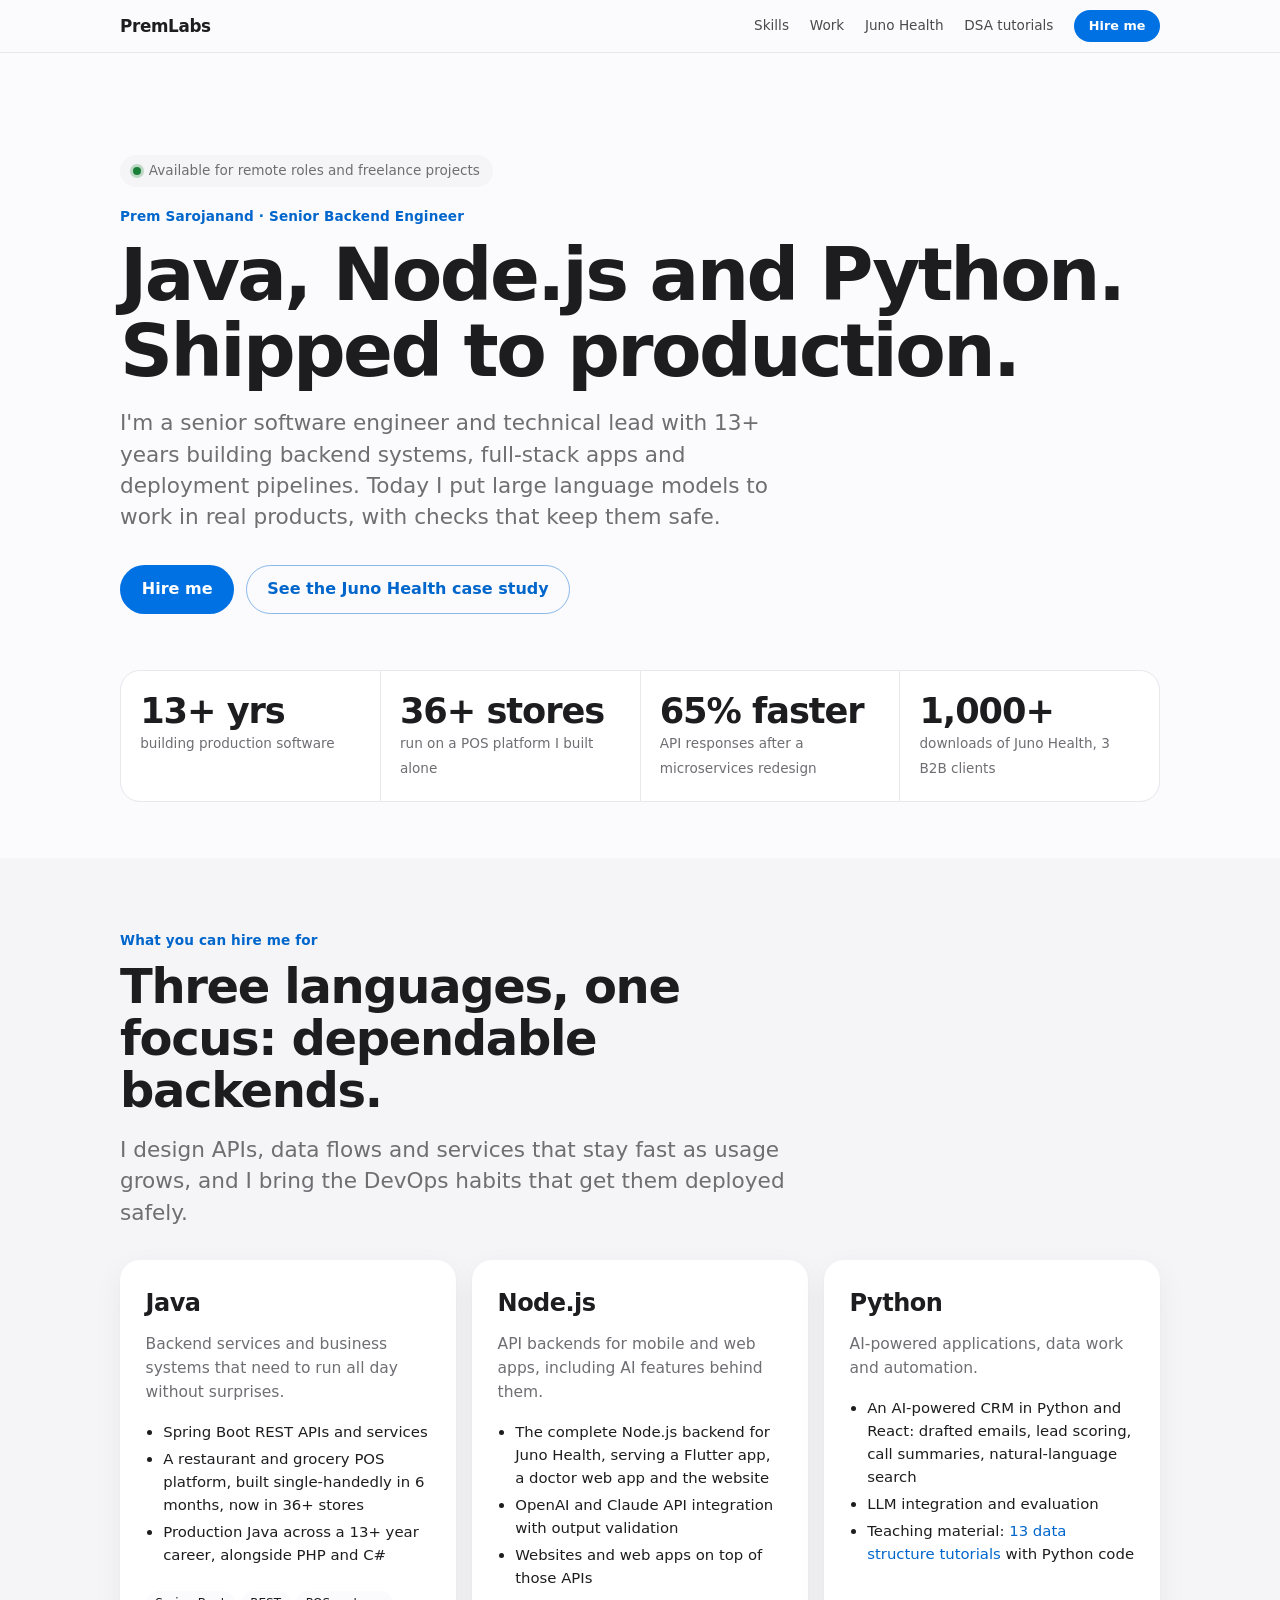
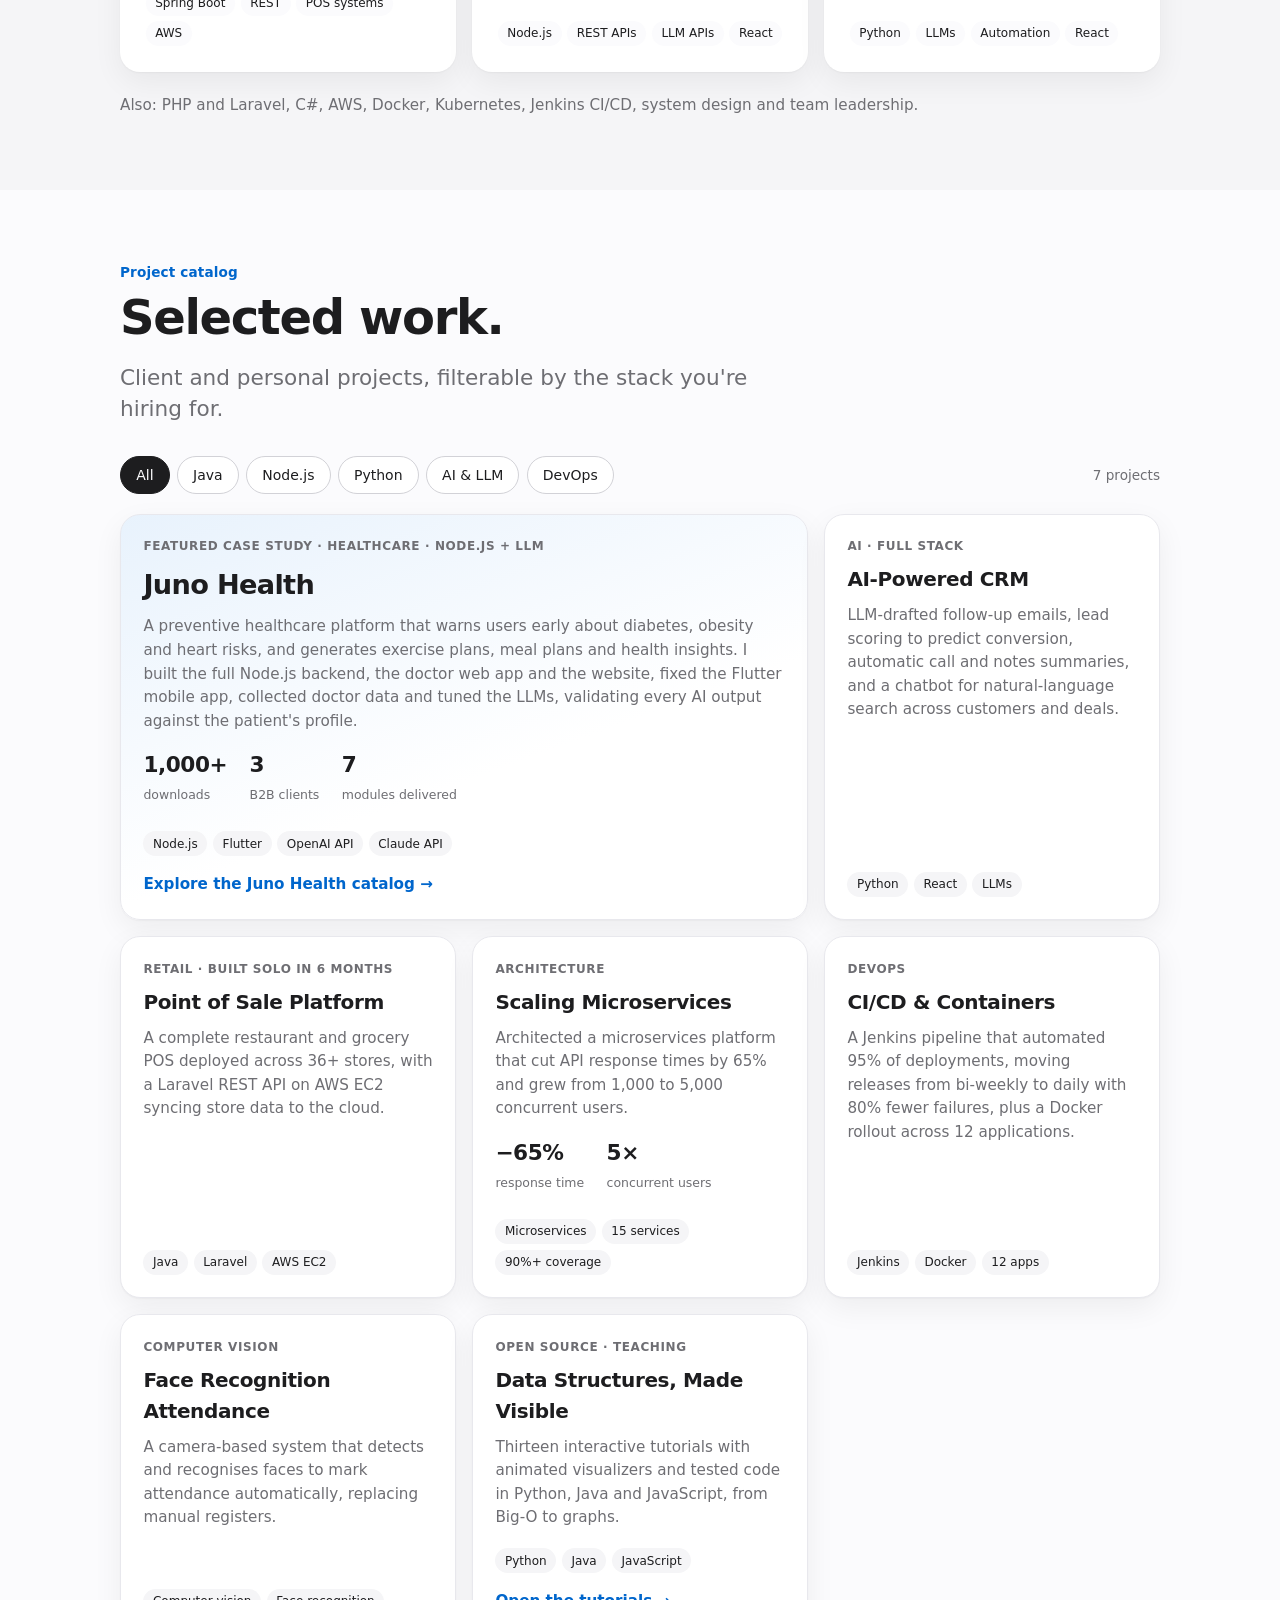
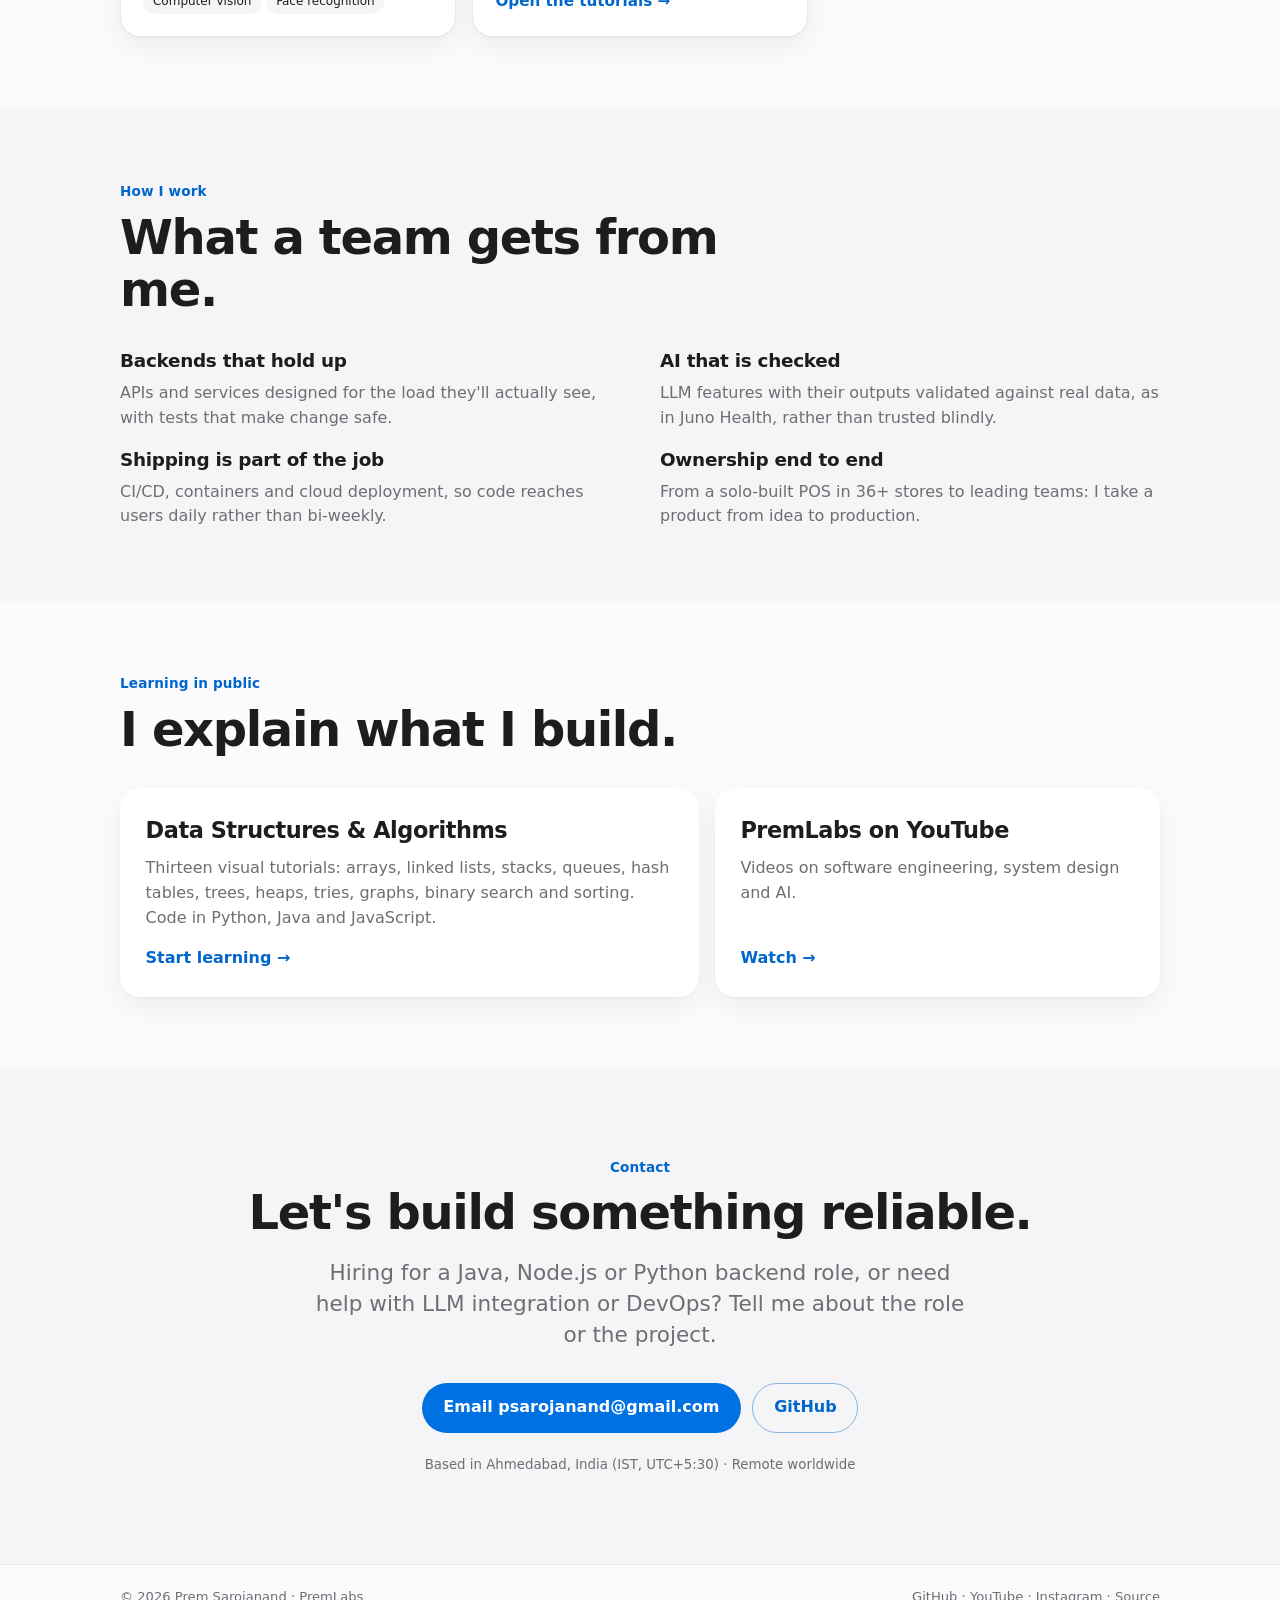
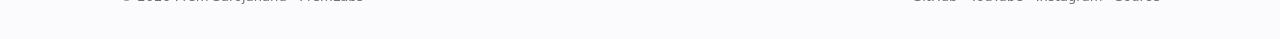
<file: index.html>
<!doctype html>
<html lang="en">
<head>
  <meta charset="utf-8">
  <meta name="viewport" content="width=device-width, initial-scale=1">
  <title>Prem Sarojanand — Senior Java, Node.js &amp; Python Backend Engineer | PremLabs</title>
  <meta name="description" content="Senior backend engineer with 13+ years in Java, Node.js and Python, building LLM-powered products. Available for remote roles and freelance work.">
  <meta name="author" content="Prem Sarojanand">
  <meta name="robots" content="index, follow, max-image-preview:large">
  <link rel="canonical" href="https://premlabs.github.io/">
  <meta name="theme-color" content="#fbfbfd" media="(prefers-color-scheme: light)">
  <meta name="theme-color" content="#000000" media="(prefers-color-scheme: dark)">
  <meta property="og:type" content="profile">
  <meta property="og:site_name" content="PremLabs">
  <meta property="og:title" content="Prem Sarojanand — Senior Java, Node.js &amp; Python Engineer">
  <meta property="og:description" content="13+ years building production backends in Java, Node.js and Python, now shipping LLM-powered products. Open to remote and freelance work.">
  <meta property="og:url" content="https://premlabs.github.io/">
  <meta property="og:image" content="https://premlabs.github.io/assets/og.png">
  <meta property="og:image:width" content="1200">
  <meta property="og:image:height" content="630">
  <meta property="profile:first_name" content="Prem">
  <meta property="profile:last_name" content="Sarojanand">
  <meta name="twitter:card" content="summary_large_image">
  <meta name="twitter:title" content="Prem Sarojanand — Senior Java, Node.js &amp; Python Engineer">
  <meta name="twitter:description" content="13+ years building production backends, now shipping LLM-powered products. Open to remote and freelance work.">
  <meta name="twitter:image" content="https://premlabs.github.io/assets/og.png">
  <link rel="icon" href="/assets/icon.svg" type="image/svg+xml">
  <link rel="stylesheet" href="/assets/site.css?v=2">
  <script type="application/ld+json">
  {"@context":"https://schema.org","@graph":[
    {"@type":"ProfilePage","@id":"https://premlabs.github.io/#page","url":"https://premlabs.github.io/","name":"Prem Sarojanand — Senior Java, Node.js & Python Backend Engineer","inLanguage":"en","dateModified":"2026-11-16","mainEntity":{"@id":"https://premlabs.github.io/#person"}},
    {"@type":"Person","@id":"https://premlabs.github.io/#person","name":"Prem Sarojanand","url":"https://premlabs.github.io/","image":"https://premlabs.github.io/assets/og.png","email":"mailto:psarojanand@gmail.com","jobTitle":"Senior Software Engineer","description":"Senior backend engineer with 13+ years in Java, Node.js and Python, building LLM-powered products, full-stack web apps and DevOps pipelines.","address":{"@type":"PostalAddress","addressLocality":"Ahmedabad","addressRegion":"Gujarat","addressCountry":"IN"},"knowsAbout":["Java","Spring Boot","Node.js","Python","React","PHP","Laravel","C#","REST APIs","Microservices","Large Language Models","LLM integration","AWS","Docker","Kubernetes","Jenkins","CI/CD","System design","Data structures and algorithms"],"knowsLanguage":"en","sameAs":["https://github.com/PremLabs","https://www.youtube.com/@PremLabs-s05w","https://www.instagram.com/tech.coders/"]},
    {"@type":"WebSite","@id":"https://premlabs.github.io/#site","url":"https://premlabs.github.io/","name":"PremLabs","publisher":{"@id":"https://premlabs.github.io/#person"}},
    {"@type":"ItemList","name":"Selected projects","itemListElement":[
      {"@type":"ListItem","position":1,"name":"Juno Health — AI preventive healthcare platform","url":"https://premlabs.github.io/projects/juno-health/"},
      {"@type":"ListItem","position":2,"name":"AI-Powered CRM","url":"https://premlabs.github.io/#work"},
      {"@type":"ListItem","position":3,"name":"Point of Sale Platform","url":"https://premlabs.github.io/#work"},
      {"@type":"ListItem","position":4,"name":"Data Structures & Algorithms tutorials","url":"https://premlabs.github.io/datastructure/"}]}
  ]}
  </script>
  <!-- Google tag (gtag.js) -->
  <script async src="https://www.googletagmanager.com/gtag/js?id=G-MZDBK7RPZJ"></script>
  <script>window.dataLayer=window.dataLayer||[];function gtag(){dataLayer.push(arguments);}gtag('js',new Date());gtag('config','G-MZDBK7RPZJ');</script>
</head>
<body>
<a class="skip" href="#main">Skip to content</a>
<header class="nav"><div class="wrap">
  <a class="brand" href="/">PremLabs</a>
  <nav class="links" aria-label="Main">
    <a href="#hire">Skills</a>
    <a href="#work">Work</a>
    <a class="opt" href="/projects/juno-health/">Juno Health</a>
    <a class="opt" href="/datastructure/">DSA tutorials</a>
    <a class="pill" href="#contact">Hire me</a>
  </nav>
</div></header>

<main id="main">
  <div class="wrap hero">
    <p class="avail"><i aria-hidden="true"></i>Available for remote roles and freelance projects</p>
    <p class="eyebrow">Prem Sarojanand · Senior Backend Engineer</p>
    <h1 class="display">Java, Node.js and Python.<br>Shipped to production.</h1>
    <p class="lede">I'm a senior software engineer and technical lead with 13+ years building backend systems, full-stack apps and deployment pipelines. Today I put large language models to work in real products, with checks that keep them safe.</p>
    <div class="actions">
      <a class="btn primary" href="#contact">Hire me</a>
      <a class="btn ghost" href="/projects/juno-health/">See the Juno Health case study</a>
    </div>
    <div class="proof" role="list" aria-label="Highlights">
      <div role="listitem"><b>13+ yrs</b><span>building production software</span></div>
      <div role="listitem"><b>36+ stores</b><span>run on a POS platform I built alone</span></div>
      <div role="listitem"><b>65% faster</b><span>API responses after a microservices redesign</span></div>
      <div role="listitem"><b>1,000+</b><span>downloads of Juno Health, 3 B2B clients</span></div>
    </div>
  </div>

  <section id="hire" class="band" aria-labelledby="hire-title">
    <div class="wrap">
      <div class="head">
        <p class="eyebrow">What you can hire me for</p>
        <h2 id="hire-title" class="title">Three languages, one focus: dependable backends.</h2>
        <p class="lede">I design APIs, data flows and services that stay fast as usage grows, and I bring the DevOps habits that get them deployed safely.</p>
      </div>
      <div class="langs">
        <article class="lang">
          <h3>Java</h3>
          <p>Backend services and business systems that need to run all day without surprises.</p>
          <ul>
            <li>Spring Boot REST APIs and services</li>
            <li>A restaurant and grocery POS platform, built single-handedly in 6 months, now in 36+ stores</li>
            <li>Production Java across a 13+ year career, alongside PHP and C#</li>
          </ul>
          <div class="chips"><span class="chip">Spring Boot</span><span class="chip">REST</span><span class="chip">POS systems</span><span class="chip">AWS</span></div>
        </article>
        <article class="lang">
          <h3>Node.js</h3>
          <p>API backends for mobile and web apps, including AI features behind them.</p>
          <ul>
            <li>The complete Node.js backend for Juno Health, serving a Flutter app, a doctor web app and the website</li>
            <li>OpenAI and Claude API integration with output validation</li>
            <li>Websites and web apps on top of those APIs</li>
          </ul>
          <div class="chips"><span class="chip">Node.js</span><span class="chip">REST APIs</span><span class="chip">LLM APIs</span><span class="chip">React</span></div>
        </article>
        <article class="lang">
          <h3>Python</h3>
          <p>AI-powered applications, data work and automation.</p>
          <ul>
            <li>An AI-powered CRM in Python and React: drafted emails, lead scoring, call summaries, natural-language search</li>
            <li>LLM integration and evaluation</li>
            <li>Teaching material: <a href="/datastructure/">13 data structure tutorials</a> with Python code</li>
          </ul>
          <div class="chips"><span class="chip">Python</span><span class="chip">LLMs</span><span class="chip">Automation</span><span class="chip">React</span></div>
        </article>
      </div>
      <p class="muted" style="margin:1.4rem 0 0;font-size:.95rem">Also: PHP and Laravel, C#, AWS, Docker, Kubernetes, Jenkins CI/CD, system design and team leadership.</p>
    </div>
  </section>

  <section id="work" aria-labelledby="work-title">
    <div class="wrap">
      <div class="head">
        <p class="eyebrow">Project catalog</p>
        <h2 id="work-title" class="title">Selected work.</h2>
        <p class="lede">Client and personal projects, filterable by the stack you're hiring for.</p>
      </div>
      <div class="filters" role="group" aria-label="Filter projects">
        <button type="button" data-f="all" aria-pressed="true">All</button>
        <button type="button" data-f="java" aria-pressed="false">Java</button>
        <button type="button" data-f="node" aria-pressed="false">Node.js</button>
        <button type="button" data-f="python" aria-pressed="false">Python</button>
        <button type="button" data-f="ai" aria-pressed="false">AI &amp; LLM</button>
        <button type="button" data-f="devops" aria-pressed="false">DevOps</button>
        <span class="count" id="count" aria-live="polite">7 projects</span>
      </div>
      <ul class="catalog" id="catalog">
        <li class="item featured" data-tags="node ai" style="view-transition-name:p-juno">
          <span class="kind">Featured case study · Healthcare · Node.js + LLM</span>
          <h3>Juno Health</h3>
          <p>A preventive healthcare platform that warns users early about diabetes, obesity and heart risks, and generates exercise plans, meal plans and health insights. I built the full Node.js backend, the doctor web app and the website, fixed the Flutter mobile app, collected doctor data and tuned the LLMs, validating every AI output against the patient's profile.</p>
          <div class="metrics"><div><b>1,000+</b><span>downloads</span></div><div><b>3</b><span>B2B clients</span></div><div><b>7</b><span>modules delivered</span></div></div>
          <div class="chips"><span class="chip">Node.js</span><span class="chip">Flutter</span><span class="chip">OpenAI API</span><span class="chip">Claude API</span></div>
          <a class="more" href="/projects/juno-health/">Explore the Juno Health catalog →</a>
        </li>
        <li class="item" data-tags="python ai" style="view-transition-name:p-crm">
          <span class="kind">AI · Full stack</span>
          <h3>AI-Powered CRM</h3>
          <p>LLM-drafted follow-up emails, lead scoring to predict conversion, automatic call and notes summaries, and a chatbot for natural-language search across customers and deals.</p>
          <div class="chips"><span class="chip">Python</span><span class="chip">React</span><span class="chip">LLMs</span></div>
        </li>
        <li class="item" data-tags="java aws" style="view-transition-name:p-pos">
          <span class="kind">Retail · Built solo in 6 months</span>
          <h3>Point of Sale Platform</h3>
          <p>A complete restaurant and grocery POS deployed across 36+ stores, with a Laravel REST API on AWS EC2 syncing store data to the cloud.</p>
          <div class="chips"><span class="chip">Java</span><span class="chip">Laravel</span><span class="chip">AWS EC2</span></div>
        </li>
        <li class="item" data-tags="backend" style="view-transition-name:p-ms">
          <span class="kind">Architecture</span>
          <h3>Scaling Microservices</h3>
          <p>Architected a microservices platform that cut API response times by 65% and grew from 1,000 to 5,000 concurrent users.</p>
          <div class="metrics"><div><b>−65%</b><span>response time</span></div><div><b>5×</b><span>concurrent users</span></div></div>
          <div class="chips"><span class="chip">Microservices</span><span class="chip">15 services</span><span class="chip">90%+ coverage</span></div>
        </li>
        <li class="item" data-tags="devops" style="view-transition-name:p-ci">
          <span class="kind">DevOps</span>
          <h3>CI/CD &amp; Containers</h3>
          <p>A Jenkins pipeline that automated 95% of deployments, moving releases from bi-weekly to daily with 80% fewer failures, plus a Docker rollout across 12 applications.</p>
          <div class="chips"><span class="chip">Jenkins</span><span class="chip">Docker</span><span class="chip">12 apps</span></div>
        </li>
        <li class="item" data-tags="ai" style="view-transition-name:p-face">
          <span class="kind">Computer vision</span>
          <h3>Face Recognition Attendance</h3>
          <p>A camera-based system that detects and recognises faces to mark attendance automatically, replacing manual registers.</p>
          <div class="chips"><span class="chip">Computer vision</span><span class="chip">Face recognition</span></div>
        </li>
        <li class="item" data-tags="java python node" style="view-transition-name:p-dsa">
          <span class="kind">Open source · Teaching</span>
          <h3>Data Structures, Made Visible</h3>
          <p>Thirteen interactive tutorials with animated visualizers and tested code in Python, Java and JavaScript, from Big-O to graphs.</p>
          <div class="chips"><span class="chip">Python</span><span class="chip">Java</span><span class="chip">JavaScript</span></div>
          <a class="more" href="/datastructure/">Open the tutorials →</a>
        </li>
      </ul>
      <p class="empty" id="empty" hidden>No projects with that tag yet.</p>
    </div>
  </section>

  <section class="band" aria-labelledby="how-title">
    <div class="wrap">
      <div class="head">
        <p class="eyebrow">How I work</p>
        <h2 id="how-title" class="title">What a team gets from me.</h2>
      </div>
      <div class="cols">
        <div><h3>Backends that hold up</h3><p>APIs and services designed for the load they'll actually see, with tests that make change safe.</p></div>
        <div><h3>AI that is checked</h3><p>LLM features with their outputs validated against real data, as in Juno Health, rather than trusted blindly.</p></div>
        <div><h3>Shipping is part of the job</h3><p>CI/CD, containers and cloud deployment, so code reaches users daily rather than bi-weekly.</p></div>
        <div><h3>Ownership end to end</h3><p>From a solo-built POS in 36+ stores to leading teams: I take a product from idea to production.</p></div>
      </div>
    </div>
  </section>

  <section aria-labelledby="learn-title">
    <div class="wrap">
      <div class="head">
        <p class="eyebrow">Learning in public</p>
        <h2 id="learn-title" class="title">I explain what I build.</h2>
      </div>
      <div class="learn">
        <a class="tile" href="/datastructure/">
          <h3>Data Structures &amp; Algorithms</h3>
          <p>Thirteen visual tutorials: arrays, linked lists, stacks, queues, hash tables, trees, heaps, tries, graphs, binary search and sorting. Code in Python, Java and JavaScript.</p>
          <span class="more">Start learning →</span>
        </a>
        <a class="tile" href="https://www.youtube.com/@PremLabs-s05w" rel="me">
          <h3>PremLabs on YouTube</h3>
          <p>Videos on software engineering, system design and AI.</p>
          <span class="more">Watch →</span>
        </a>
      </div>
    </div>
  </section>

  <section id="contact" class="band contact" aria-labelledby="contact-title">
    <p class="eyebrow">Contact</p>
    <h2 id="contact-title" class="title">Let's build something reliable.</h2>
    <p class="lede">Hiring for a Java, Node.js or Python backend role, or need help with LLM integration or DevOps? Tell me about the role or the project.</p>
    <div class="actions">
      <a class="btn primary" href="mailto:psarojanand@gmail.com?subject=Opportunity%20for%20Prem">Email psarojanand@gmail.com</a>
      <a class="btn ghost" href="https://github.com/PremLabs" rel="me">GitHub</a>
    </div>
    <small>Based in Ahmedabad, India (IST, UTC+5:30) · Remote worldwide</small>
  </section>
</main>

<footer><div class="wrap">
  <span>© <span id="year">2026</span> Prem Sarojanand · PremLabs</span>
  <span><a href="https://github.com/PremLabs" rel="me">GitHub</a> · <a href="https://www.youtube.com/@PremLabs-s05w" rel="me">YouTube</a> · <a href="https://www.instagram.com/tech.coders/" rel="me">Instagram</a> · <a href="https://github.com/PremLabs/PremLabs.github.io">Source</a></span>
</div></footer>

<script>
document.getElementById('year').textContent = new Date().getFullYear();
(() => {
  const btns = [...document.querySelectorAll('.filters button')];
  const items = [...document.querySelectorAll('#catalog .item')];
  const count = document.getElementById('count'), empty = document.getElementById('empty');
  const still = matchMedia('(prefers-reduced-motion: reduce)');
  const apply = f => {
    let n = 0;
    items.forEach(it => { const on = f === 'all' || it.dataset.tags.split(' ').includes(f); it.hidden = !on; if (on) n++; });
    btns.forEach(b => b.setAttribute('aria-pressed', b.dataset.f === f));
    count.textContent = n + (n === 1 ? ' project' : ' projects');
    empty.hidden = n > 0;
  };
  btns.forEach(b => b.addEventListener('click', () => {
    const run = () => apply(b.dataset.f);
    if (document.startViewTransition && !still.matches) document.startViewTransition(run); else run();
    if (typeof gtag === 'function') gtag('event', 'filter_projects', { filter: b.dataset.f });
  }));
})();
</script>
</body>
</html>
</file>
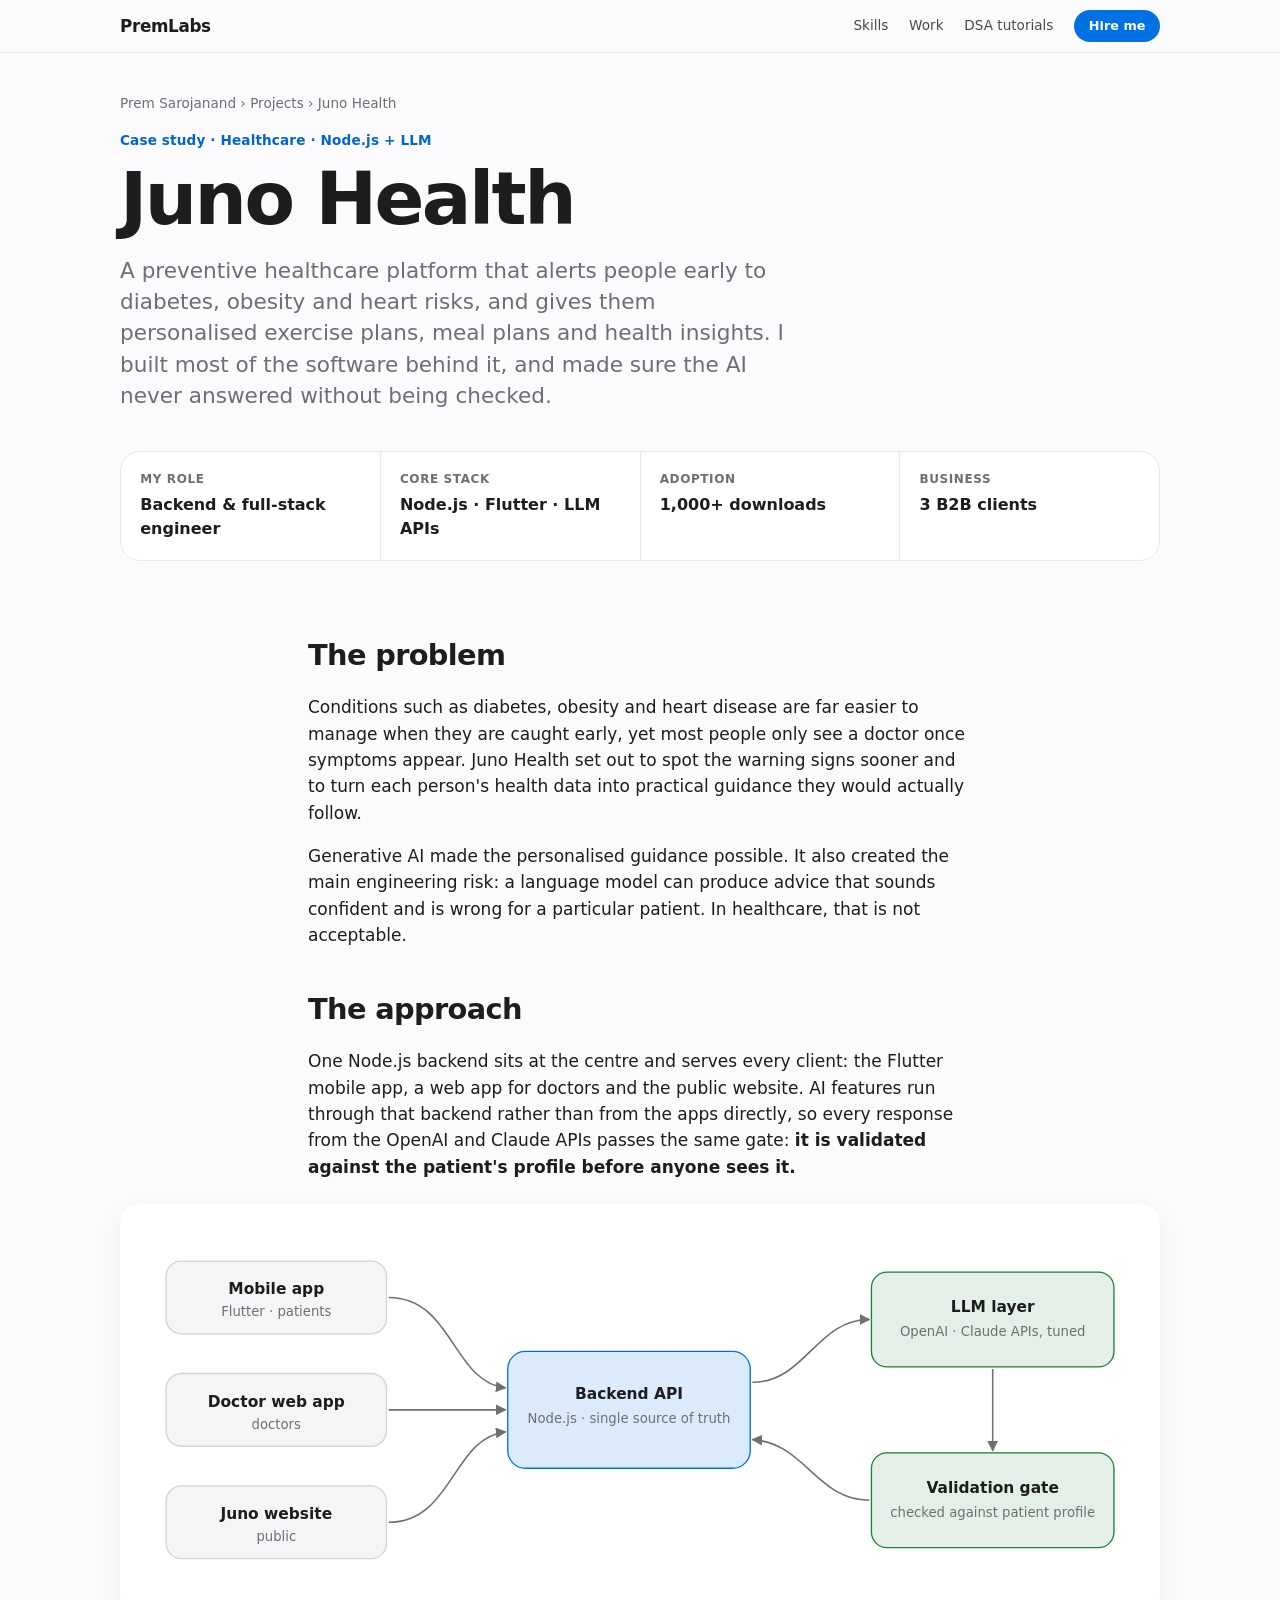
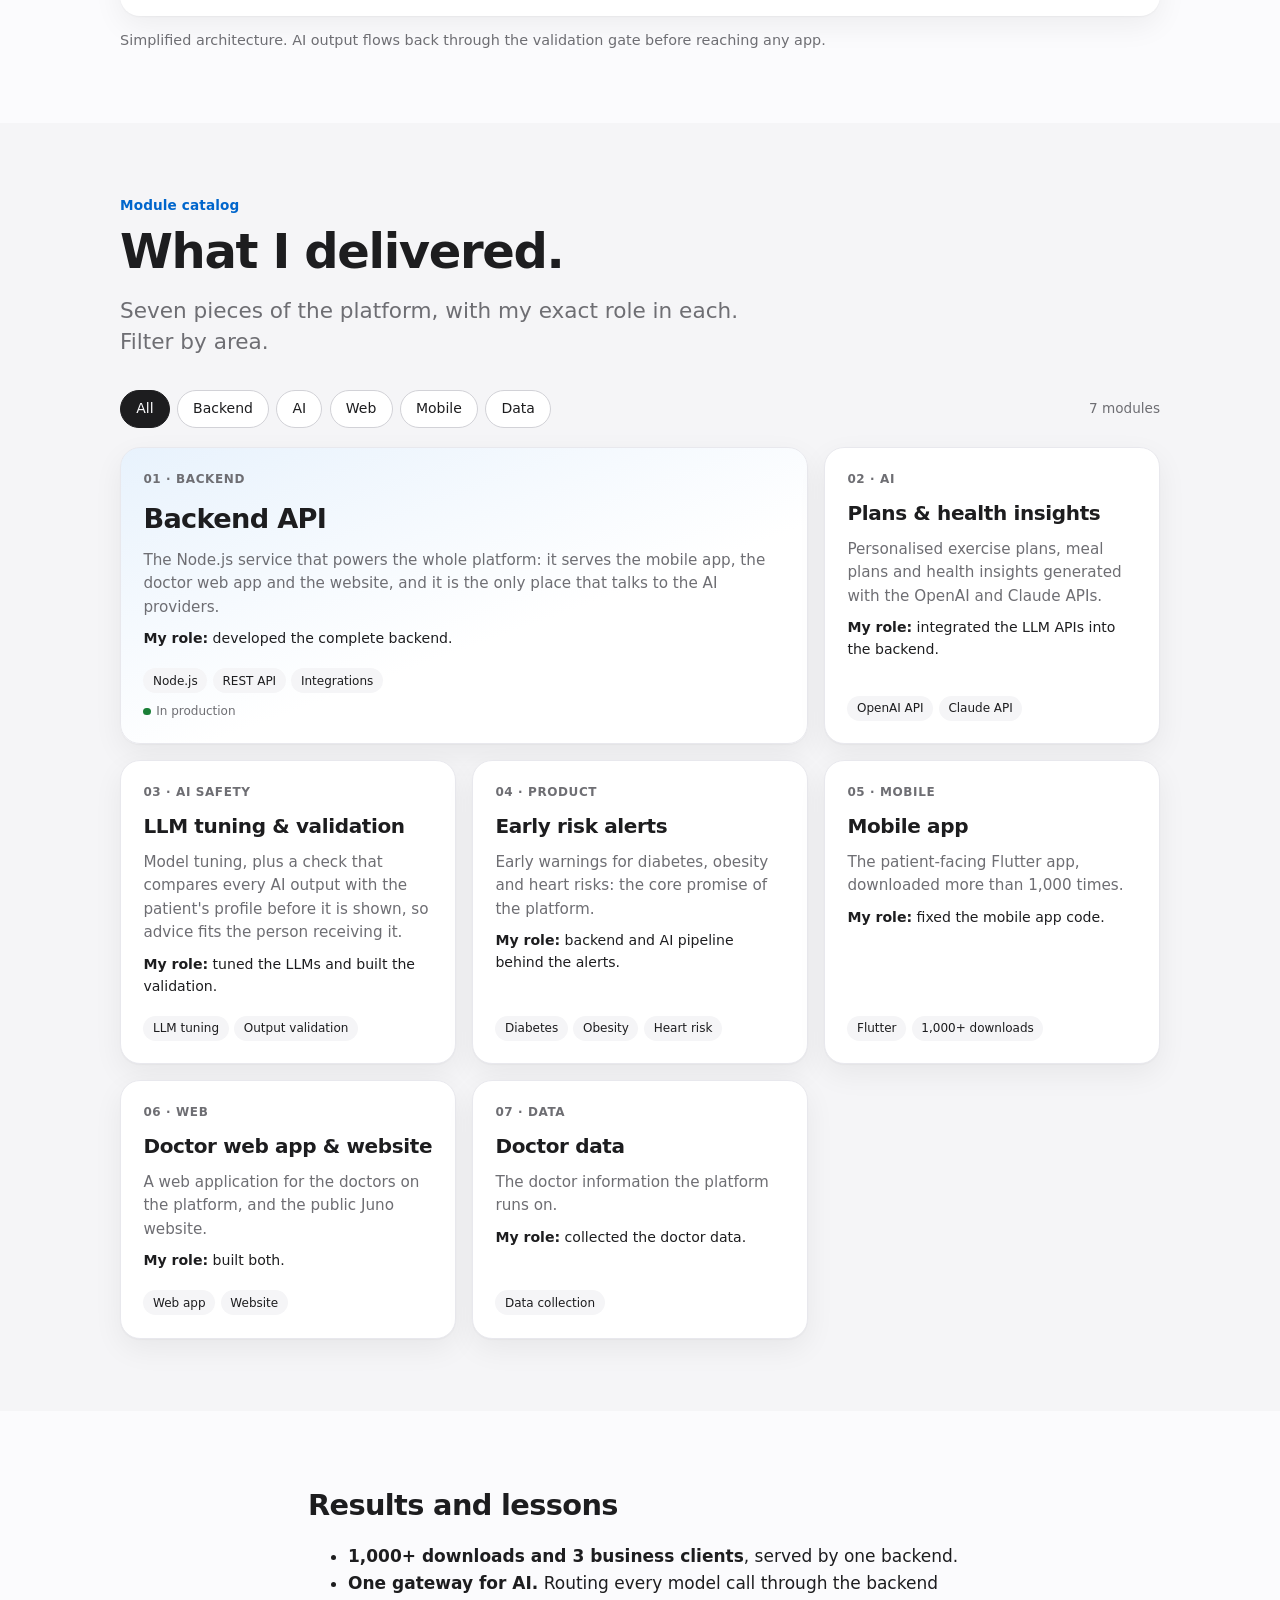
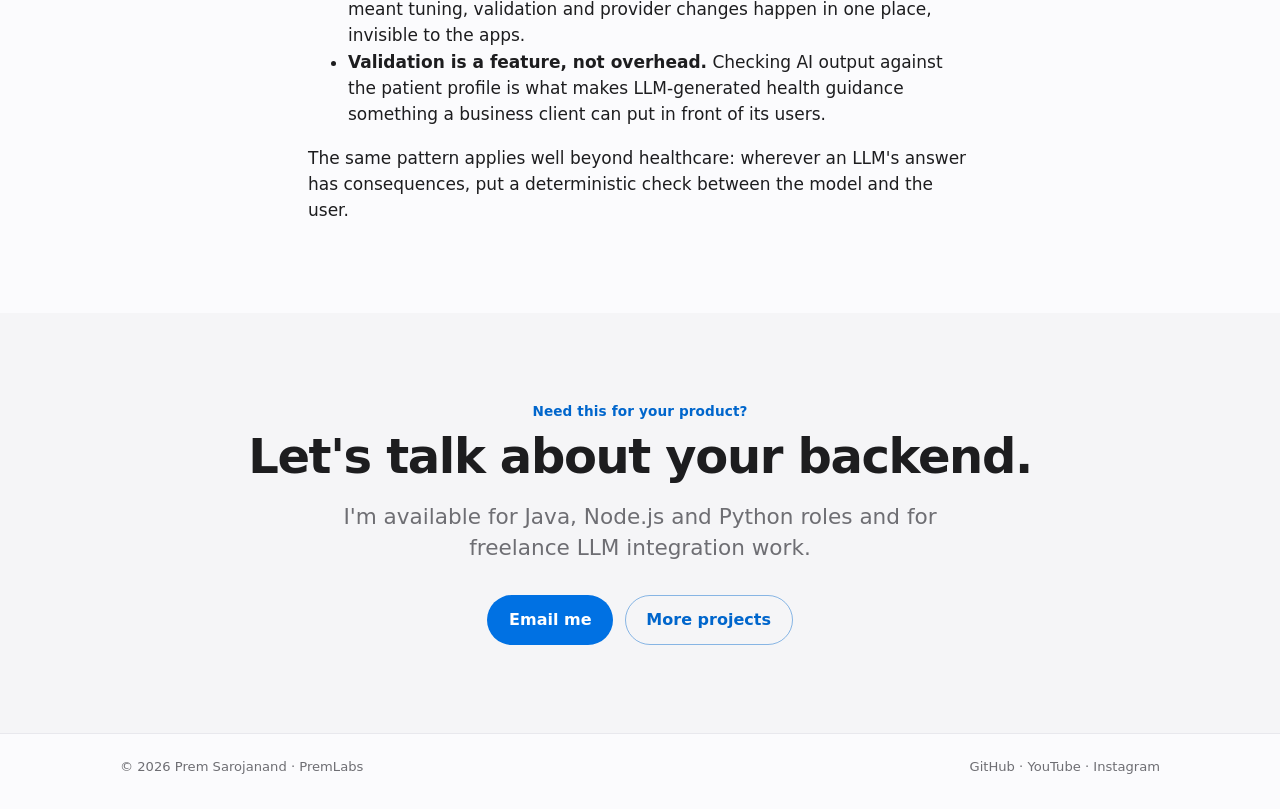
<file: projects/juno-health/index.html>
<!doctype html>
<html lang="en">
<head>
  <meta charset="utf-8">
  <meta name="viewport" content="width=device-width, initial-scale=1">
  <title>Juno Health Case Study — Node.js, Flutter &amp; LLM Healthcare Platform | Prem Sarojanand</title>
  <meta name="description" content="How the Node.js backend, doctor web app and validated LLM features of Juno Health were built. AI preventive healthcare: 1,000+ downloads, 3 B2B clients.">
  <meta name="author" content="Prem Sarojanand">
  <meta name="robots" content="index, follow, max-image-preview:large">
  <link rel="canonical" href="https://premlabs.github.io/projects/juno-health/">
  <meta name="theme-color" content="#fbfbfd" media="(prefers-color-scheme: light)">
  <meta name="theme-color" content="#000000" media="(prefers-color-scheme: dark)">
  <meta property="og:type" content="article">
  <meta property="og:site_name" content="PremLabs">
  <meta property="og:title" content="Juno Health — AI preventive healthcare platform (case study)">
  <meta property="og:description" content="Node.js backend, Flutter app, doctor web app and LLM features with validated outputs. 1,000+ downloads, 3 B2B clients.">
  <meta property="og:url" content="https://premlabs.github.io/projects/juno-health/">
  <meta property="og:image" content="https://premlabs.github.io/assets/og-juno.png">
  <meta property="og:image:width" content="1200">
  <meta property="og:image:height" content="630">
  <meta name="twitter:card" content="summary_large_image">
  <meta name="twitter:image" content="https://premlabs.github.io/assets/og-juno.png">
  <link rel="icon" href="/assets/icon.svg" type="image/svg+xml">
  <link rel="stylesheet" href="/assets/site.css?v=2">
  <script type="application/ld+json">
  {"@context":"https://schema.org","@graph":[
    {"@type":"Article","@id":"https://premlabs.github.io/projects/juno-health/#article","headline":"Juno Health: building an AI preventive healthcare platform","description":"Case study of the Node.js backend, doctor web app, website and LLM features built for Juno Health.","url":"https://premlabs.github.io/projects/juno-health/","image":"https://premlabs.github.io/assets/og-juno.png","datePublished":"2026-11-16","dateModified":"2026-11-16","inLanguage":"en","author":{"@type":"Person","@id":"https://premlabs.github.io/#person","name":"Prem Sarojanand","url":"https://premlabs.github.io/"},"publisher":{"@type":"Person","@id":"https://premlabs.github.io/#person"},"about":{"@type":"SoftwareApplication","name":"Juno Health","applicationCategory":"HealthApplication","operatingSystem":"Android, iOS, Web","description":"Preventive healthcare platform that alerts users early to diabetes, obesity and heart risks and provides AI-generated exercise plans, meal plans and health insights."},"keywords":"Node.js, Flutter, LLM, OpenAI API, Claude API, healthcare, backend engineering"},
    {"@type":"BreadcrumbList","itemListElement":[
      {"@type":"ListItem","position":1,"name":"Prem Sarojanand","item":"https://premlabs.github.io/"},
      {"@type":"ListItem","position":2,"name":"Projects","item":"https://premlabs.github.io/#work"},
      {"@type":"ListItem","position":3,"name":"Juno Health","item":"https://premlabs.github.io/projects/juno-health/"}]}
  ]}
  </script>
  <script async src="https://www.googletagmanager.com/gtag/js?id=G-MZDBK7RPZJ"></script>
  <script>window.dataLayer=window.dataLayer||[];function gtag(){dataLayer.push(arguments);}gtag('js',new Date());gtag('config','G-MZDBK7RPZJ');</script>
</head>
<body>
<a class="skip" href="#main">Skip to content</a>
<header class="nav"><div class="wrap">
  <a class="brand" href="/">PremLabs</a>
  <nav class="links" aria-label="Main">
    <a href="/#hire">Skills</a>
    <a href="/#work">Work</a>
    <a class="opt" href="/datastructure/">DSA tutorials</a>
    <a class="pill" href="/#contact">Hire me</a>
  </nav>
</div></header>

<main id="main">
  <div class="wrap">
    <p class="crumbs"><a href="/">Prem Sarojanand</a> › <a href="/#work">Projects</a> › Juno Health</p>
    <p class="eyebrow">Case study · Healthcare · Node.js + LLM</p>
    <h1 class="display">Juno Health</h1>
    <p class="lede">A preventive healthcare platform that alerts people early to diabetes, obesity and heart risks, and gives them personalised exercise plans, meal plans and health insights. I built most of the software behind it, and made sure the AI never answered without being checked.</p>
    <dl class="facts">
      <div><dt>My role</dt><dd>Backend &amp; full-stack engineer</dd></div>
      <div><dt>Core stack</dt><dd>Node.js · Flutter · LLM APIs</dd></div>
      <div><dt>Adoption</dt><dd>1,000+ downloads</dd></div>
      <div><dt>Business</dt><dd>3 B2B clients</dd></div>
    </dl>
  </div>

  <section aria-labelledby="problem">
    <div class="wrap prose">
      <h2 id="problem">The problem</h2>
      <p>Conditions such as diabetes, obesity and heart disease are far easier to manage when they are caught early, yet most people only see a doctor once symptoms appear. Juno Health set out to spot the warning signs sooner and to turn each person's health data into practical guidance they would actually follow.</p>
      <p>Generative AI made the personalised guidance possible. It also created the main engineering risk: a language model can produce advice that sounds confident and is wrong for a particular patient. In healthcare, that is not acceptable.</p>
      <h2 id="approach" style="margin-top:2.4rem">The approach</h2>
      <p>One Node.js backend sits at the centre and serves every client: the Flutter mobile app, a web app for doctors and the public website. AI features run through that backend rather than from the apps directly, so every response from the OpenAI and Claude APIs passes the same gate: <strong>it is validated against the patient's profile before anyone sees it.</strong></p>
    </div>
    <div class="wrap">
      <div class="diagram" role="img" aria-label="Architecture: the Flutter mobile app, doctor web app and Juno website all call the Node.js backend API. The backend sends requests to the LLM layer using OpenAI and Claude APIs, and each AI output is validated against the patient profile before being returned as plans, insights and risk alerts.">
        <svg viewBox="0 0 900 330" xmlns="http://www.w3.org/2000/svg" aria-hidden="true">
          <defs><marker id="arrow" viewBox="0 0 10 10" refX="9" refY="5" markerWidth="7" markerHeight="7" orient="auto-start-reverse"><path d="M0 0L10 5L0 10z"/></marker></defs>
          <rect x="20" y="30" width="200" height="66" rx="14"/><text x="120" y="60">Mobile app</text><text class="s" x="120" y="80">Flutter · patients</text>
          <rect x="20" y="132" width="200" height="66" rx="14"/><text x="120" y="162">Doctor web app</text><text class="s" x="120" y="182">doctors</text>
          <rect x="20" y="234" width="200" height="66" rx="14"/><text x="120" y="264">Juno website</text><text class="s" x="120" y="284">public</text>
          <rect class="core" x="330" y="112" width="220" height="106" rx="16"/><text x="440" y="155">Backend API</text><text class="s" x="440" y="177">Node.js · single source of truth</text>
          <rect class="ai" x="660" y="40" width="220" height="86" rx="14"/><text x="770" y="76">LLM layer</text><text class="s" x="770" y="98">OpenAI · Claude APIs, tuned</text>
          <rect class="ai" x="660" y="204" width="220" height="86" rx="14"/><text x="770" y="240">Validation gate</text><text class="s" x="770" y="262">checked against patient profile</text>
          <path d="M222 63 C280 63 280 140 328 145"/><path d="M222 165 L328 165"/><path d="M222 267 C280 267 280 190 328 185"/>
          <path d="M552 140 C600 140 610 83 658 83"/>
          <path d="M770 128 L770 202"/>
          <path d="M658 247 C610 247 600 195 552 192"/>
        </svg>
      </div>
      <p class="muted" style="font-size:.9rem;margin:.8rem 0 0">Simplified architecture. AI output flows back through the validation gate before reaching any app.</p>
    </div>
  </section>

  <section class="band" aria-labelledby="catalog-title">
    <div class="wrap">
      <div class="head">
        <p class="eyebrow">Module catalog</p>
        <h2 id="catalog-title" class="title">What I delivered.</h2>
        <p class="lede">Seven pieces of the platform, with my exact role in each. Filter by area.</p>
      </div>
      <div class="filters" role="group" aria-label="Filter modules">
        <button type="button" data-f="all" aria-pressed="true">All</button>
        <button type="button" data-f="backend" aria-pressed="false">Backend</button>
        <button type="button" data-f="ai" aria-pressed="false">AI</button>
        <button type="button" data-f="web" aria-pressed="false">Web</button>
        <button type="button" data-f="mobile" aria-pressed="false">Mobile</button>
        <button type="button" data-f="data" aria-pressed="false">Data</button>
        <span class="count" id="count" aria-live="polite">7 modules</span>
      </div>
      <ul class="catalog" id="catalog">
        <li class="item module featured" data-tags="backend" style="view-transition-name:m1">
          <span class="kind">01 · Backend</span>
          <h3>Backend API</h3>
          <p>The Node.js service that powers the whole platform: it serves the mobile app, the doctor web app and the website, and it is the only place that talks to the AI providers.</p>
          <p class="role"><b>My role:</b> developed the complete backend.</p>
          <div class="chips"><span class="chip">Node.js</span><span class="chip">REST API</span><span class="chip">Integrations</span></div>
          <span class="status"><i aria-hidden="true"></i>In production</span>
        </li>
        <li class="item module" data-tags="ai backend" style="view-transition-name:m2">
          <span class="kind">02 · AI</span>
          <h3>Plans &amp; health insights</h3>
          <p>Personalised exercise plans, meal plans and health insights generated with the OpenAI and Claude APIs.</p>
          <p class="role"><b>My role:</b> integrated the LLM APIs into the backend.</p>
          <div class="chips"><span class="chip">OpenAI API</span><span class="chip">Claude API</span></div>
        </li>
        <li class="item module" data-tags="ai" style="view-transition-name:m3">
          <span class="kind">03 · AI safety</span>
          <h3>LLM tuning &amp; validation</h3>
          <p>Model tuning, plus a check that compares every AI output with the patient's profile before it is shown, so advice fits the person receiving it.</p>
          <p class="role"><b>My role:</b> tuned the LLMs and built the validation.</p>
          <div class="chips"><span class="chip">LLM tuning</span><span class="chip">Output validation</span></div>
        </li>
        <li class="item module" data-tags="ai mobile" style="view-transition-name:m4">
          <span class="kind">04 · Product</span>
          <h3>Early risk alerts</h3>
          <p>Early warnings for diabetes, obesity and heart risks: the core promise of the platform.</p>
          <p class="role"><b>My role:</b> backend and AI pipeline behind the alerts.</p>
          <div class="chips"><span class="chip">Diabetes</span><span class="chip">Obesity</span><span class="chip">Heart risk</span></div>
        </li>
        <li class="item module" data-tags="mobile" style="view-transition-name:m5">
          <span class="kind">05 · Mobile</span>
          <h3>Mobile app</h3>
          <p>The patient-facing Flutter app, downloaded more than 1,000 times.</p>
          <p class="role"><b>My role:</b> fixed the mobile app code.</p>
          <div class="chips"><span class="chip">Flutter</span><span class="chip">1,000+ downloads</span></div>
        </li>
        <li class="item module" data-tags="web" style="view-transition-name:m6">
          <span class="kind">06 · Web</span>
          <h3>Doctor web app &amp; website</h3>
          <p>A web application for the doctors on the platform, and the public Juno website.</p>
          <p class="role"><b>My role:</b> built both.</p>
          <div class="chips"><span class="chip">Web app</span><span class="chip">Website</span></div>
        </li>
        <li class="item module" data-tags="data" style="view-transition-name:m7">
          <span class="kind">07 · Data</span>
          <h3>Doctor data</h3>
          <p>The doctor information the platform runs on.</p>
          <p class="role"><b>My role:</b> collected the doctor data.</p>
          <div class="chips"><span class="chip">Data collection</span></div>
        </li>
      </ul>
    </div>
  </section>

  <section aria-labelledby="results">
    <div class="wrap prose">
      <h2 id="results">Results and lessons</h2>
      <ul>
        <li><strong>1,000+ downloads and 3 business clients</strong>, served by one backend.</li>
        <li><strong>One gateway for AI.</strong> Routing every model call through the backend meant tuning, validation and provider changes happen in one place, invisible to the apps.</li>
        <li><strong>Validation is a feature, not overhead.</strong> Checking AI output against the patient profile is what makes LLM-generated health guidance something a business client can put in front of its users.</li>
      </ul>
      <p>The same pattern applies well beyond healthcare: wherever an LLM's answer has consequences, put a deterministic check between the model and the user.</p>
    </div>
  </section>

  <section id="contact" class="band contact" aria-labelledby="contact-title">
    <p class="eyebrow">Need this for your product?</p>
    <h2 id="contact-title" class="title">Let's talk about your backend.</h2>
    <p class="lede">I'm available for Java, Node.js and Python roles and for freelance LLM integration work.</p>
    <div class="actions">
      <a class="btn primary" href="mailto:psarojanand@gmail.com?subject=Juno%20Health%20case%20study%20-%20opportunity">Email me</a>
      <a class="btn ghost" href="/#work">More projects</a>
    </div>
  </section>
</main>

<footer><div class="wrap">
  <span>© 2026 Prem Sarojanand · PremLabs</span>
  <span><a href="https://github.com/PremLabs" rel="me">GitHub</a> · <a href="https://www.youtube.com/@PremLabs-s05w" rel="me">YouTube</a> · <a href="https://www.instagram.com/tech.coders/" rel="me">Instagram</a></span>
</div></footer>

<script>
(() => {
  const btns = [...document.querySelectorAll('.filters button')];
  const items = [...document.querySelectorAll('#catalog .item')];
  const count = document.getElementById('count');
  const still = matchMedia('(prefers-reduced-motion: reduce)');
  const apply = f => {
    let n = 0;
    items.forEach(it => { const on = f === 'all' || it.dataset.tags.split(' ').includes(f); it.hidden = !on; if (on) n++; });
    btns.forEach(b => b.setAttribute('aria-pressed', b.dataset.f === f));
    count.textContent = n + (n === 1 ? ' module' : ' modules');
  };
  btns.forEach(b => b.addEventListener('click', () => {
    const run = () => apply(b.dataset.f);
    if (document.startViewTransition && !still.matches) document.startViewTransition(run); else run();
  }));
})();
</script>
</body>
</html>
</file>
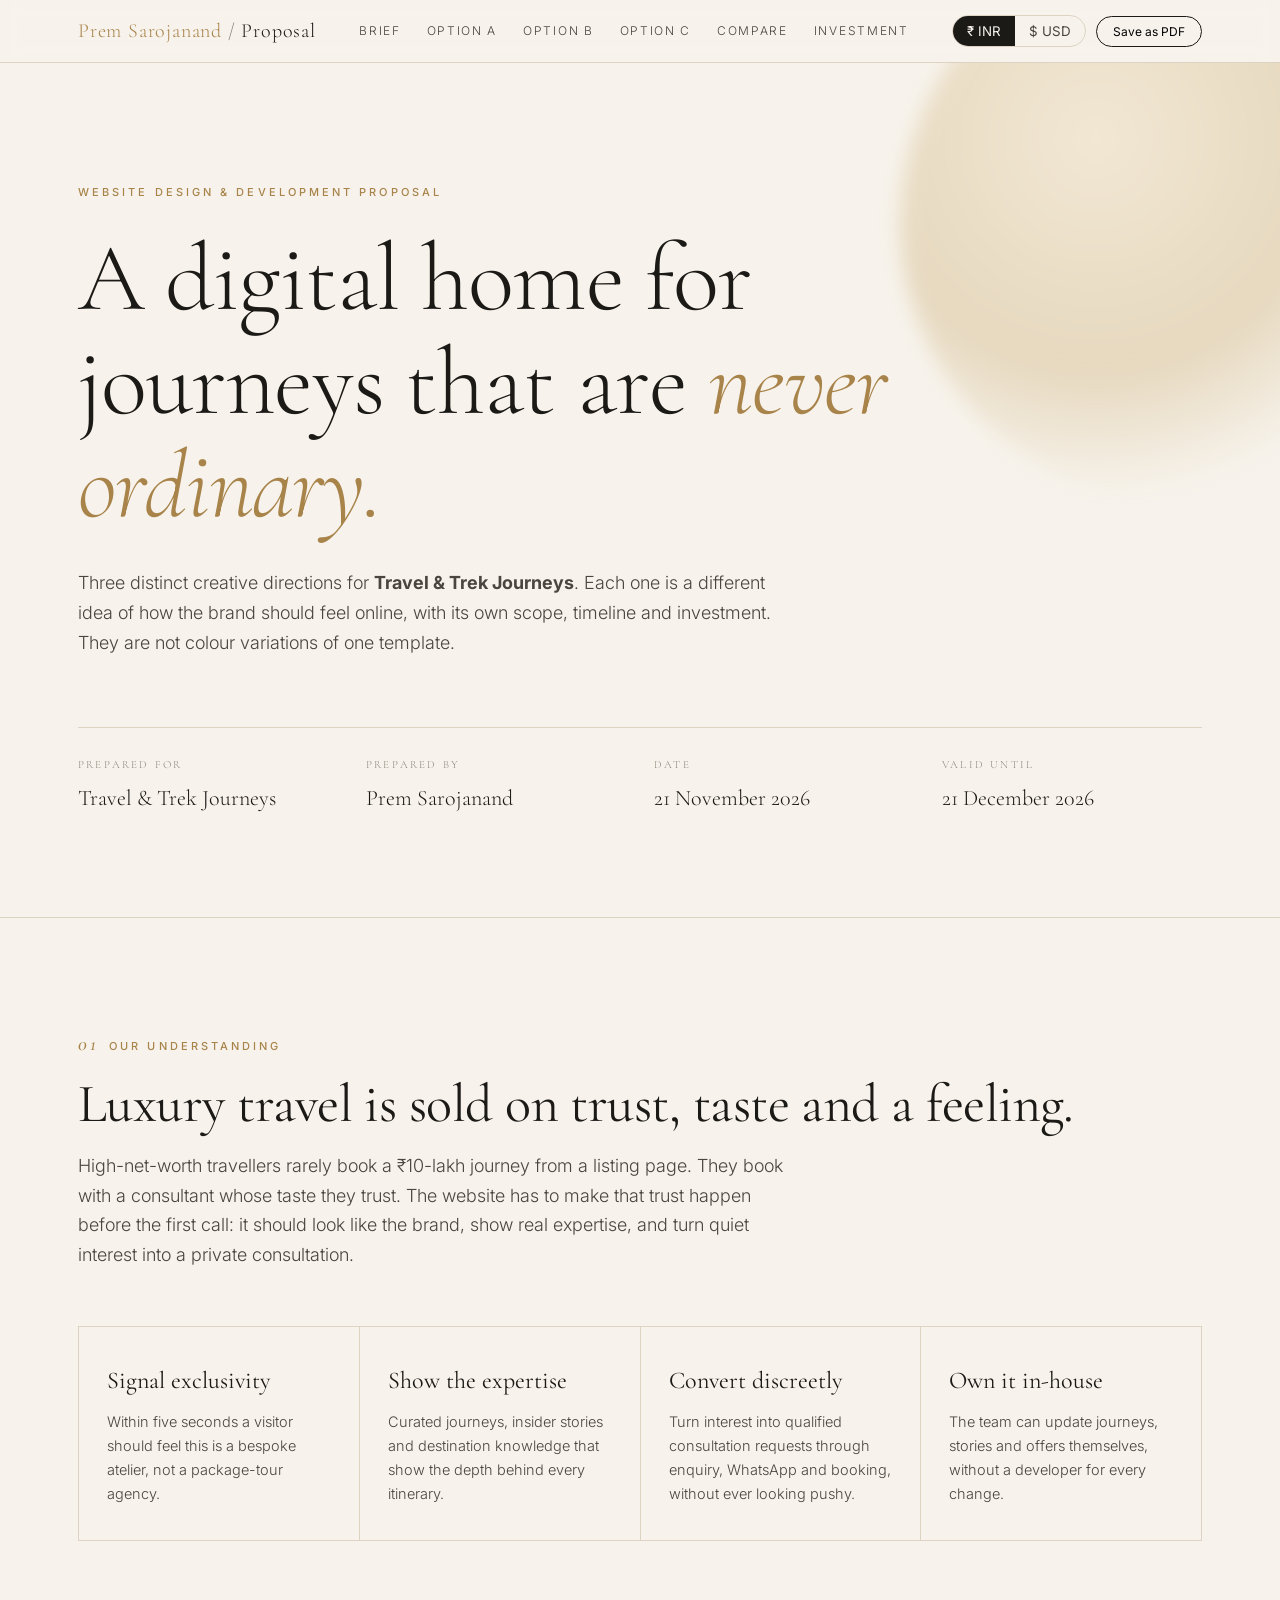
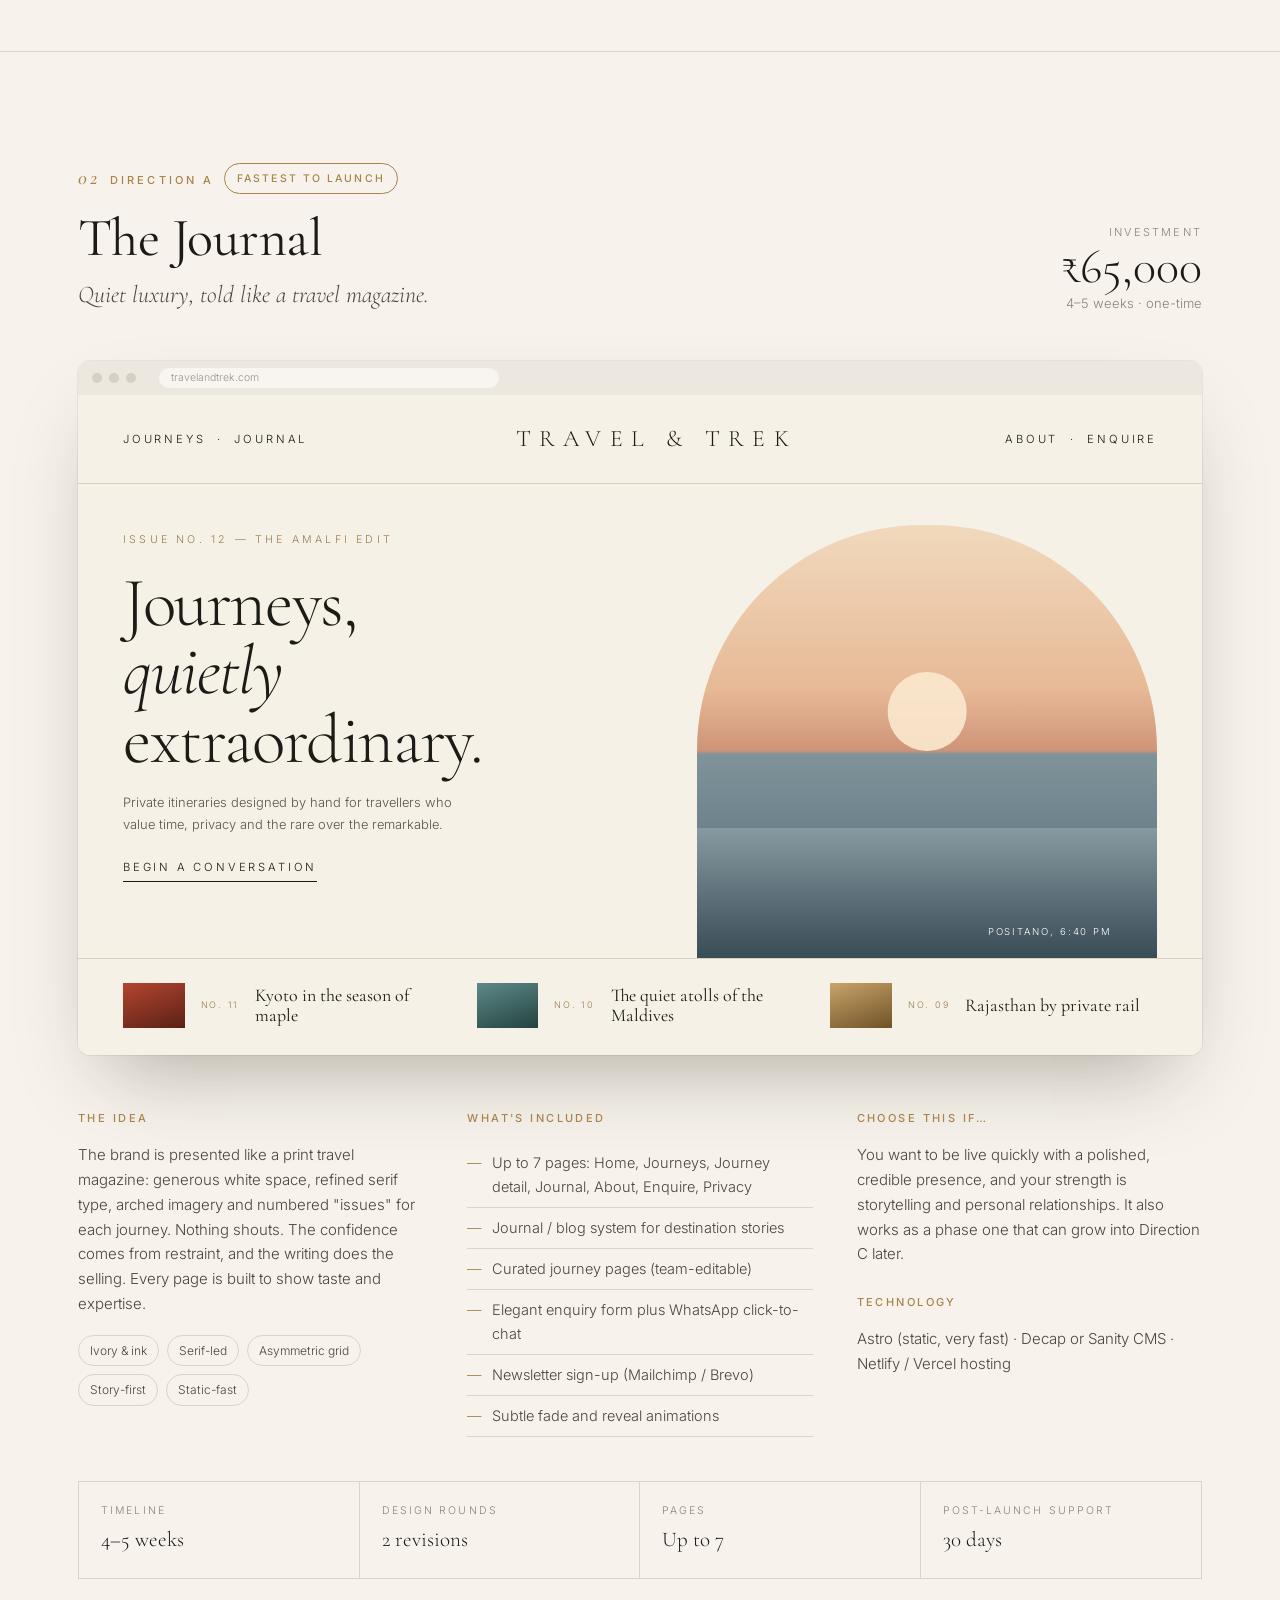
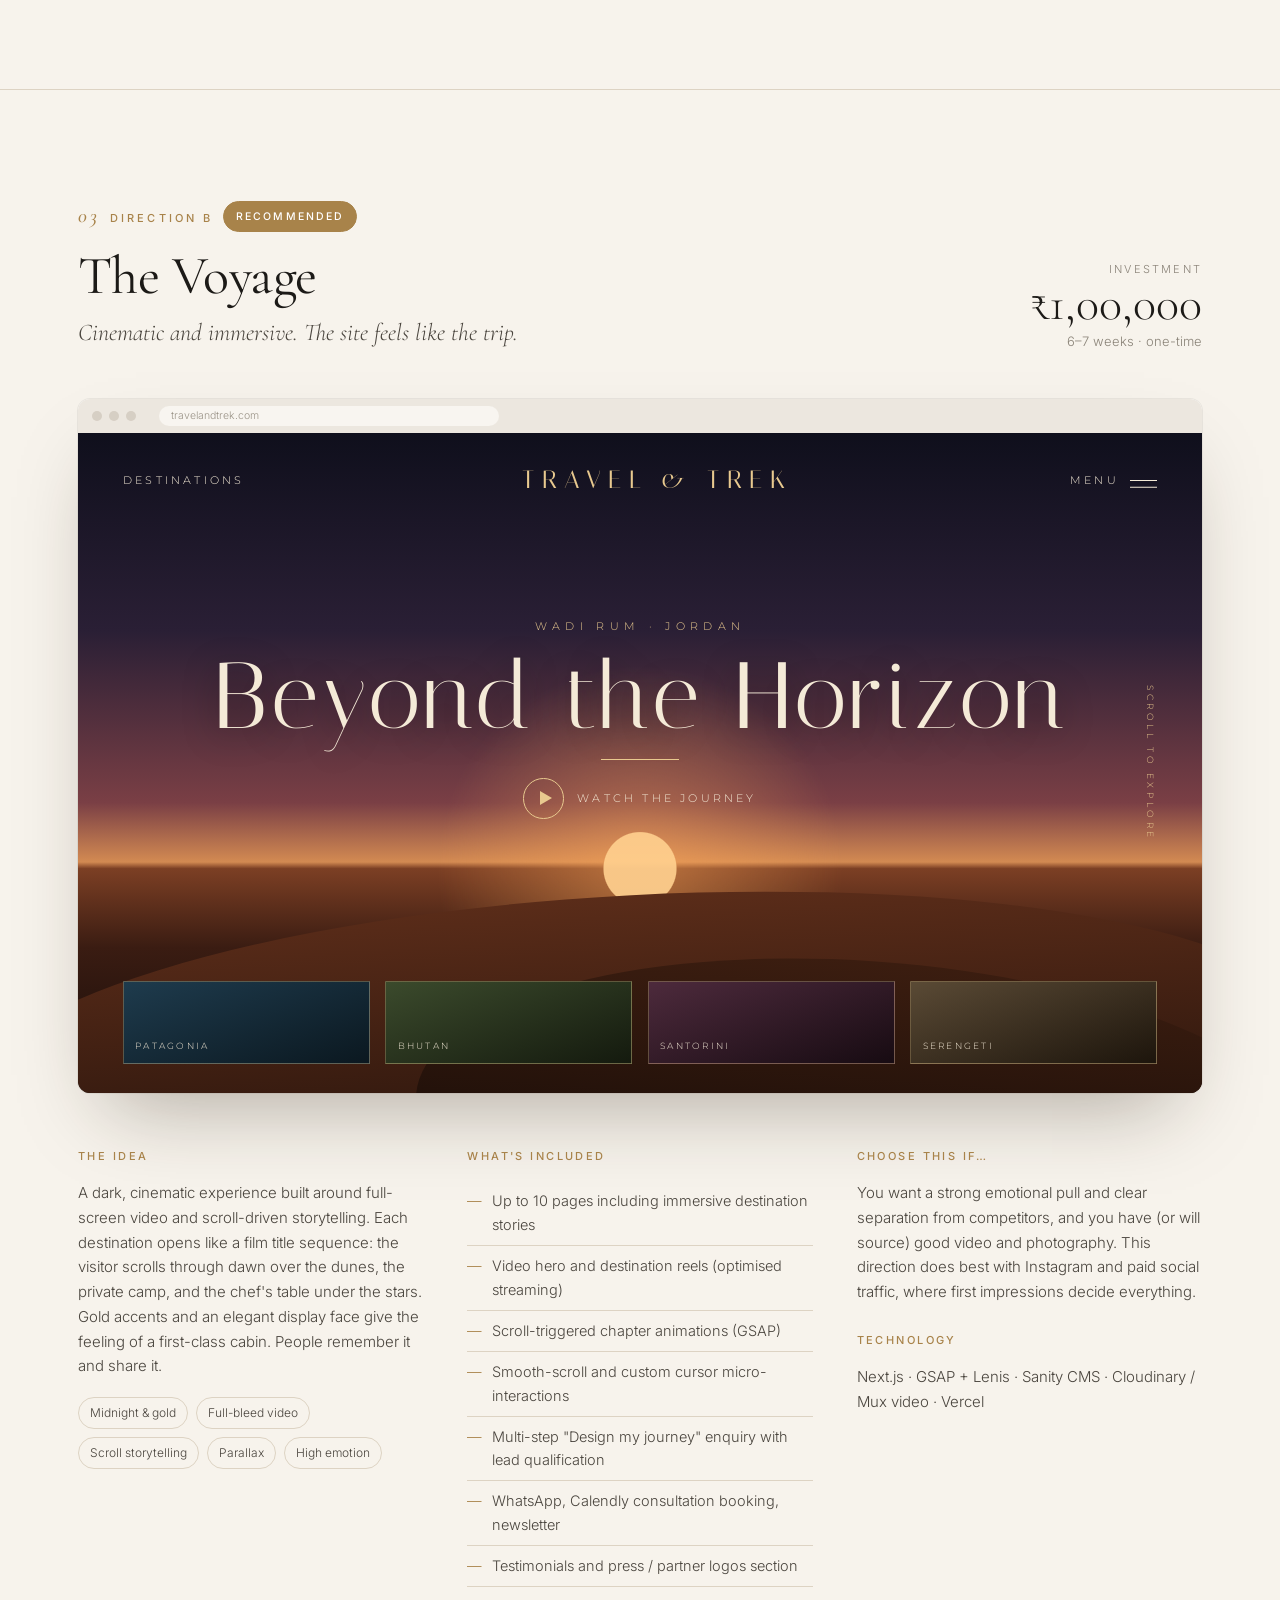
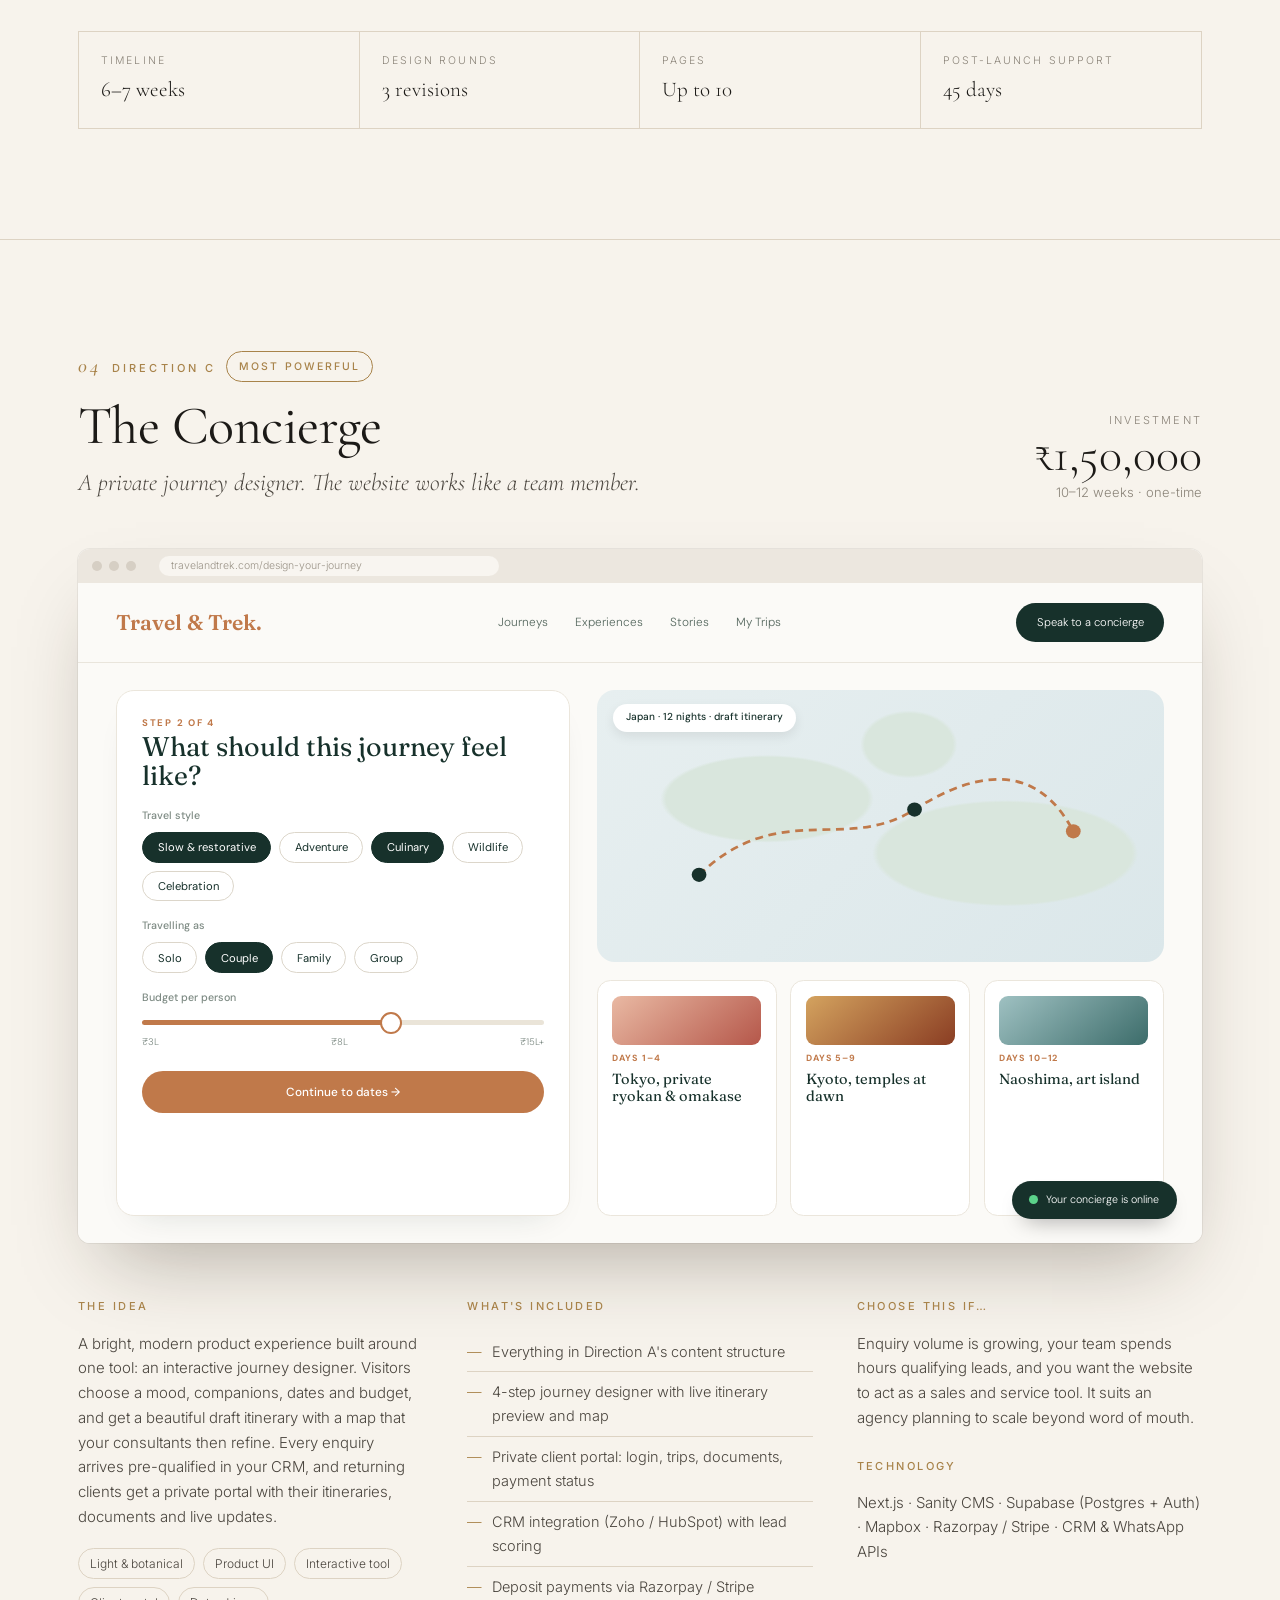
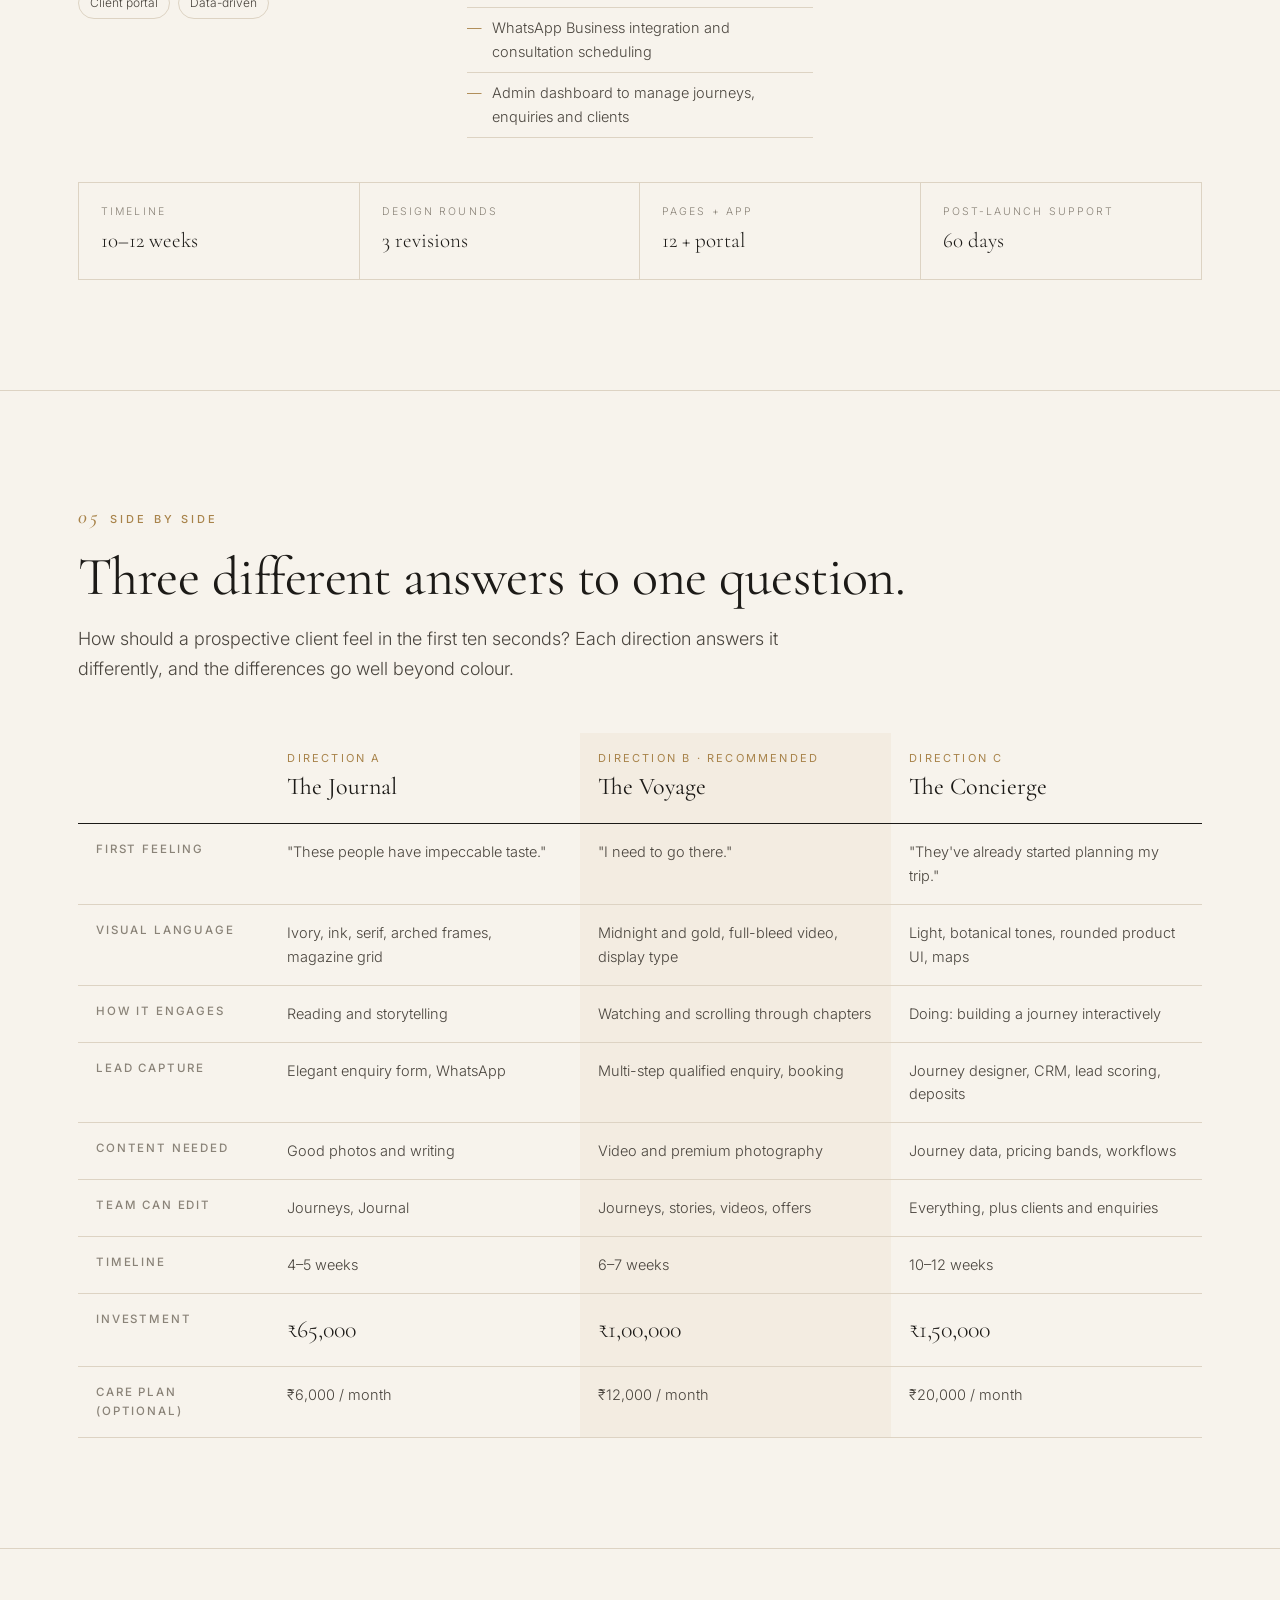
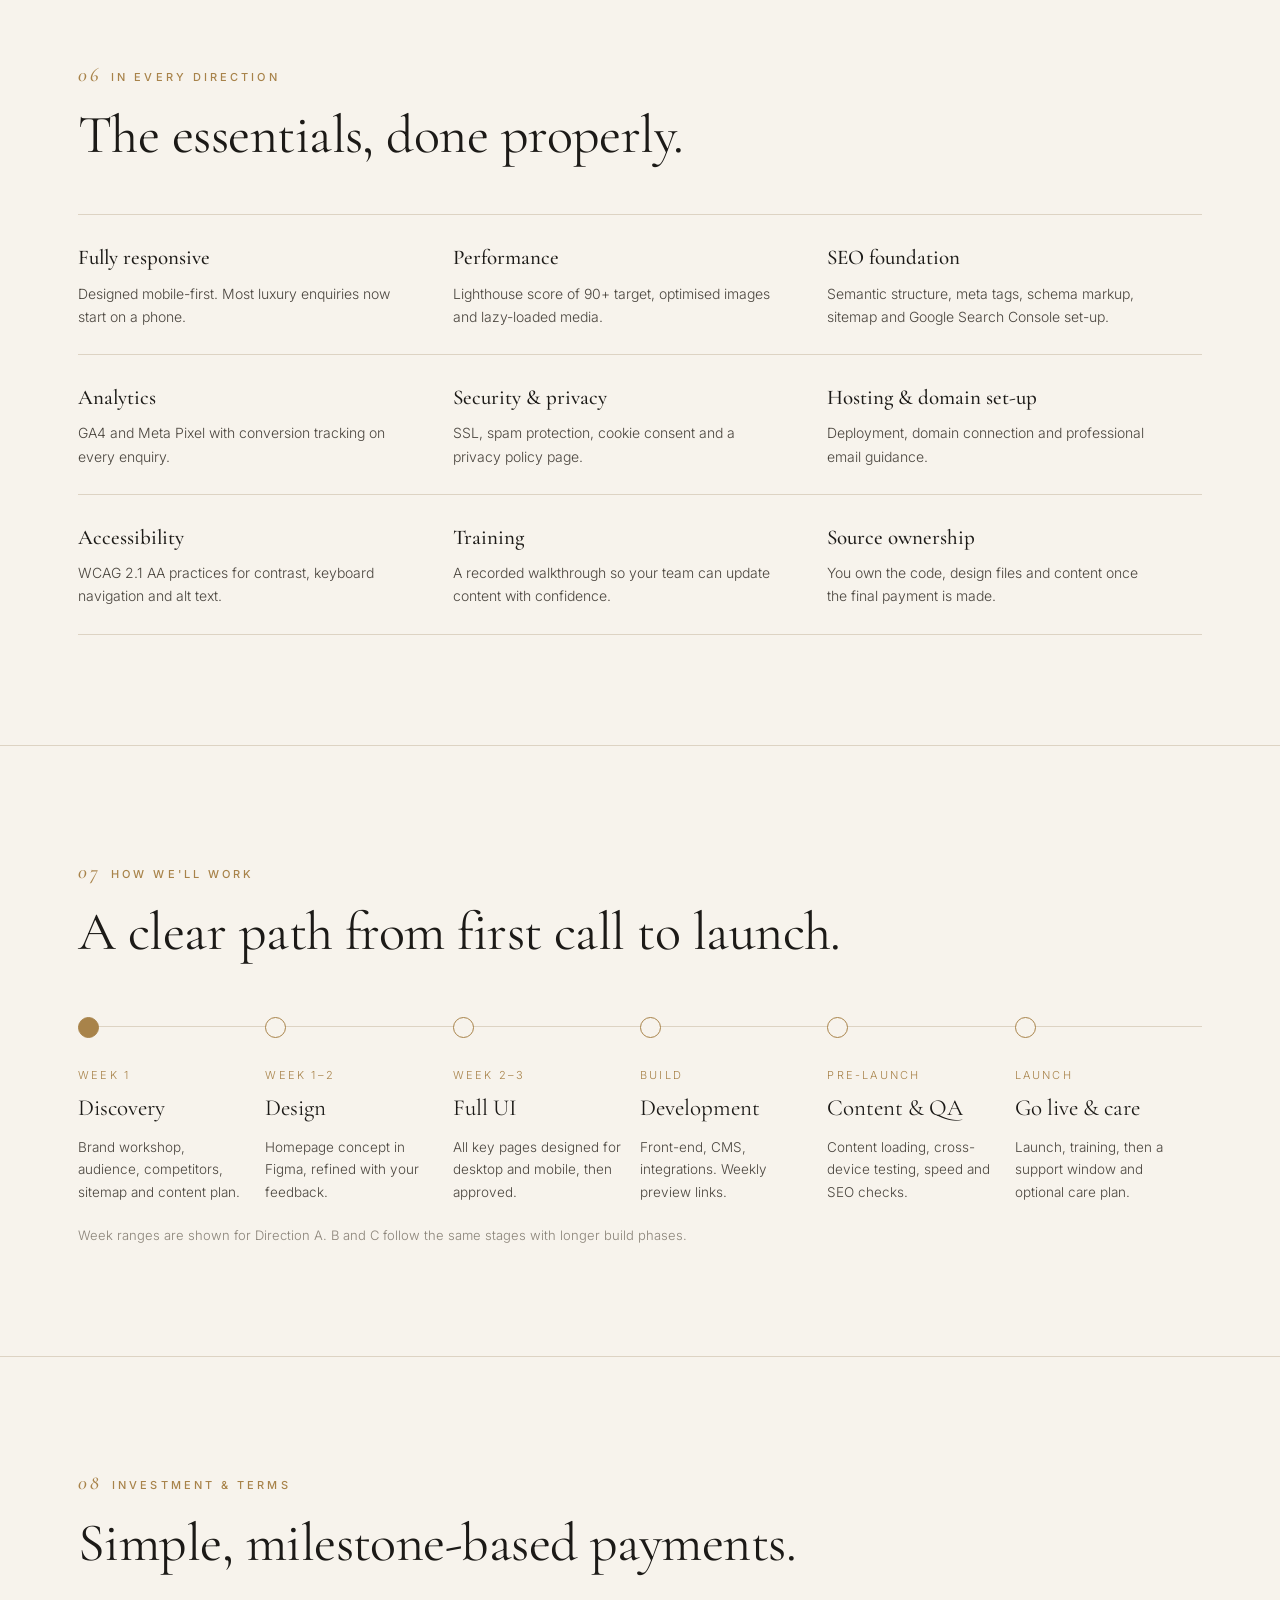
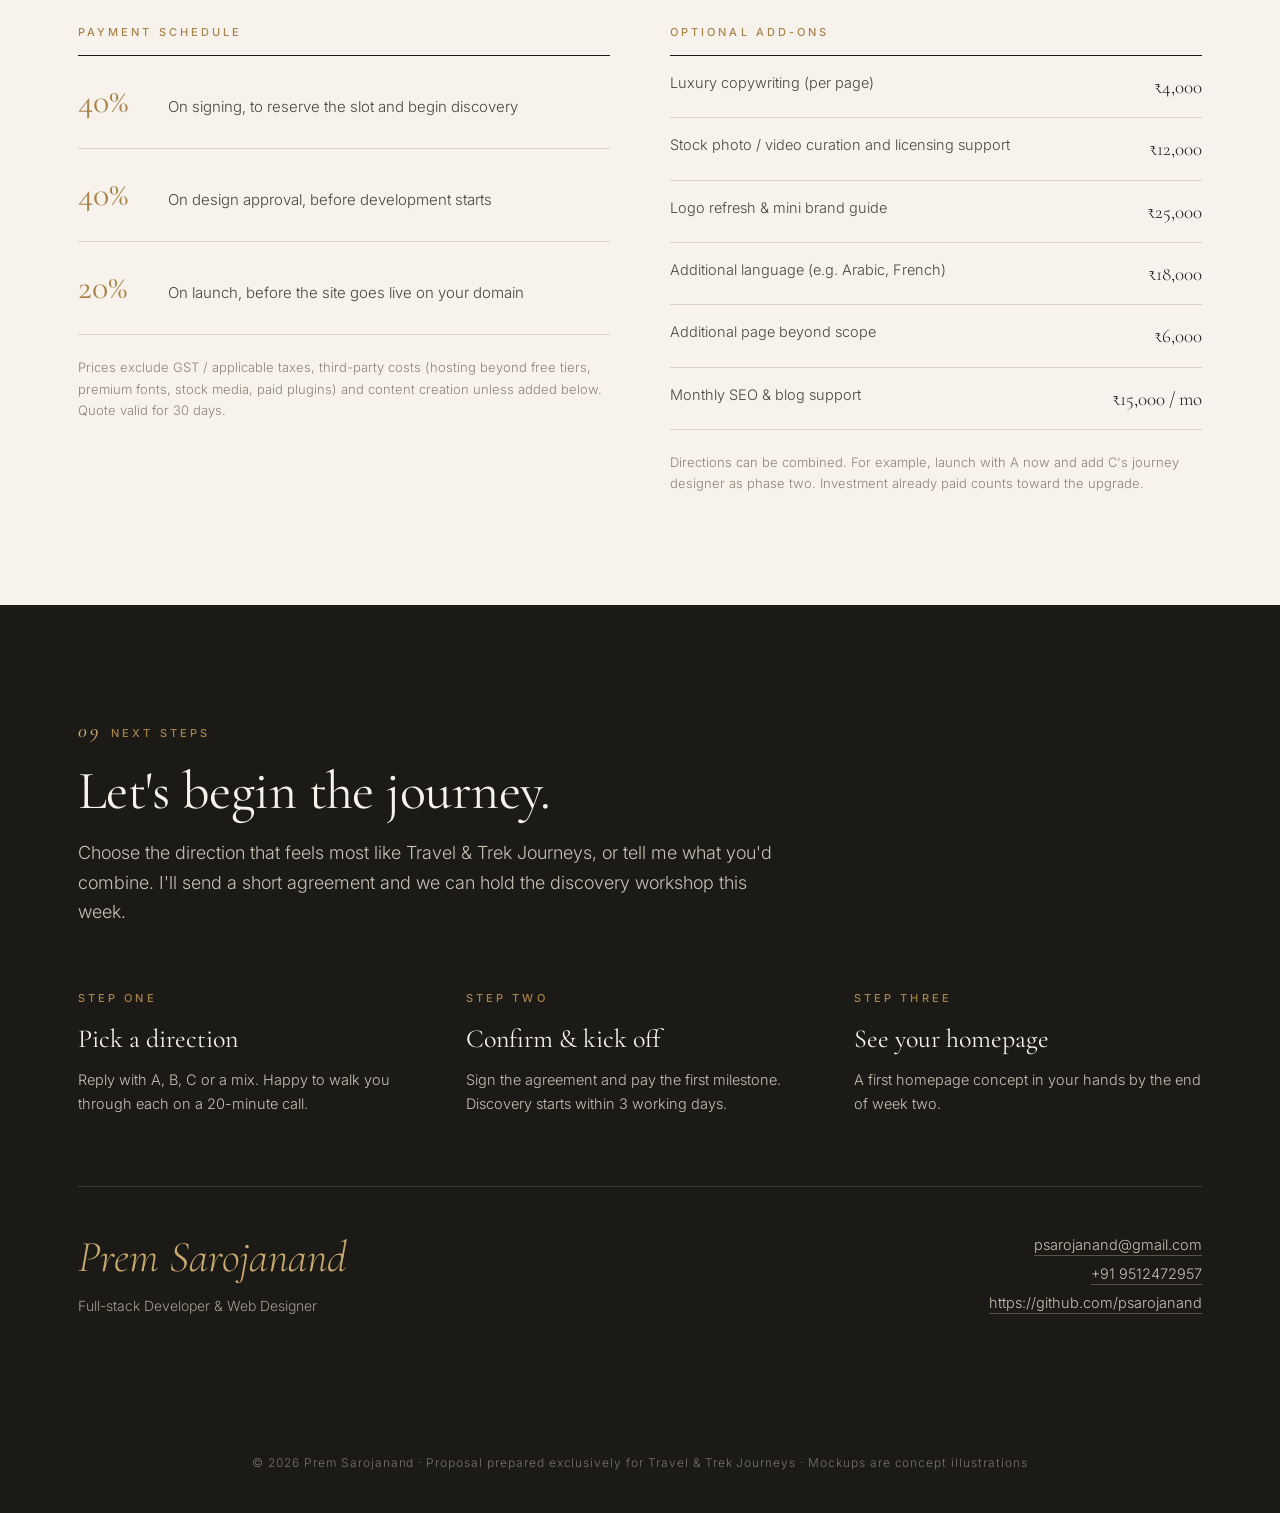
<file: proposal/travel/index.html>
<!DOCTYPE html>
<html lang="en">
<head>
<meta charset="UTF-8">
<meta name="viewport" content="width=device-width, initial-scale=1.0">
<title>Website Proposal — Luxury Travel Consultancy</title>
<meta name="description" content="Website design proposal with three creative directions for a luxury travel consultancy.">
<link rel="preconnect" href="https://fonts.googleapis.com">
<link rel="preconnect" href="https://fonts.gstatic.com" crossorigin>
<link href="https://fonts.googleapis.com/css2?family=Cormorant+Garamond:ital,wght@0,300;0,400;0,500;0,600;1,300;1,400&family=Inter:wght@300;400;500;600&family=Italiana&family=Montserrat:wght@300;400;500;600&family=Fraunces:opsz,wght@9..144,400;9..144,600&family=DM+Sans:wght@400;500;700&display=swap" rel="stylesheet">
<style>
/* =========================================================
   EDIT HERE: client name, your details and prices are in the
   CONFIG object at the bottom of this file (in <script>).
   ========================================================= */
:root{
  --ink:#1c1a17; --ink-soft:#4a453e; --muted:#8a8378;
  --paper:#f7f3ec; --paper-2:#efe8dc; --line:#ddd3c3;
  --gold:#a8834a; --gold-soft:#c9a96e;
  --serif:"Cormorant Garamond", Georgia, serif;
  --sans:"Inter", system-ui, sans-serif;
  --max:1180px;
}
*{box-sizing:border-box;margin:0;padding:0}
html{scroll-behavior:smooth}
body{background:var(--paper);color:var(--ink);font-family:var(--sans);font-weight:300;line-height:1.65;font-size:16px;-webkit-font-smoothing:antialiased}
a{color:inherit}
.wrap{max-width:var(--max);margin:0 auto;padding:0 28px}
.eyebrow{font-size:11px;letter-spacing:.28em;text-transform:uppercase;color:var(--gold);font-weight:500}
h1,h2,h3{font-family:var(--serif);font-weight:400;line-height:1.08;letter-spacing:-.01em}
h2{font-size:clamp(34px,4.4vw,54px);margin:14px 0 18px}
h3{font-size:28px}
p.lead{font-size:18px;color:var(--ink-soft);max-width:720px}
section{padding:110px 0;border-top:1px solid var(--line)}
.num{font-family:var(--serif);font-style:italic;color:var(--gold);font-size:20px;margin-right:10px}

/* ---------- Top bar ---------- */
.topbar{position:sticky;top:0;z-index:50;background:rgba(247,243,236,.88);backdrop-filter:blur(10px);border-bottom:1px solid var(--line)}
.topbar .wrap{display:flex;align-items:center;justify-content:space-between;height:62px;gap:20px}
.brandmark{font-family:var(--serif);font-size:20px;letter-spacing:.04em}
.brandmark span{color:var(--gold)}
.topnav{display:flex;gap:26px;font-size:12px;letter-spacing:.14em;text-transform:uppercase}
.topnav a{text-decoration:none;color:var(--ink-soft)}
.topnav a:hover{color:var(--gold)}
.tools{display:flex;gap:10px;align-items:center}
.toggle{display:flex;border:1px solid var(--line);border-radius:30px;overflow:hidden;font-size:12px}
.toggle button{background:none;border:0;padding:7px 14px;cursor:pointer;font-family:var(--sans);color:var(--ink-soft)}
.toggle button.on{background:var(--ink);color:var(--paper)}
.btn-print{border:1px solid var(--ink);background:none;padding:7px 16px;border-radius:30px;font-size:12px;cursor:pointer;font-family:var(--sans)}
.btn-print:hover{background:var(--ink);color:var(--paper)}

/* ---------- Cover ---------- */
.cover{padding:120px 0 100px;border-top:0;position:relative;overflow:hidden}
.cover h1{font-size:clamp(48px,7.5vw,104px);font-weight:300;margin:26px 0 30px;max-width:980px}
.cover h1 em{color:var(--gold);font-style:italic}
.cover-meta{display:grid;grid-template-columns:repeat(4,1fr);gap:28px;margin-top:70px;padding-top:28px;border-top:1px solid var(--line)}
.cover-meta div small{display:block;font-size:11px;letter-spacing:.2em;text-transform:uppercase;color:var(--muted);margin-bottom:6px}
.cover-meta div{font-family:var(--serif);font-size:22px}
.cover-orb{position:absolute;right:-180px;top:-120px;width:560px;height:560px;border-radius:50%;background:radial-gradient(circle at 35% 35%,#e9d3a8,#c9a96e 45%,transparent 70%);opacity:.35;filter:blur(10px);pointer-events:none}

/* ---------- Goals ---------- */
.goals{display:grid;grid-template-columns:repeat(4,1fr);gap:1px;background:var(--line);border:1px solid var(--line);margin-top:56px}
.goal{background:var(--paper);padding:34px 28px}
.goal b{font-family:var(--serif);font-weight:400;font-size:24px;display:block;margin-bottom:10px}
.goal p{font-size:14.5px;color:var(--ink-soft)}

/* ---------- Option sections ---------- */
.opt-head{display:flex;justify-content:space-between;align-items:flex-end;gap:30px;flex-wrap:wrap;margin-bottom:46px}
.opt-tag{display:inline-flex;gap:10px;align-items:center}
.pill{font-size:10.5px;letter-spacing:.2em;text-transform:uppercase;padding:6px 12px;border-radius:30px;border:1px solid var(--gold);color:var(--gold);font-weight:500}
.pill.solid{background:var(--gold);color:#fff}
.opt-head h2{margin-bottom:8px}
.opt-head .tagline{font-family:var(--serif);font-style:italic;font-size:24px;color:var(--ink-soft)}
.price-box{text-align:right}
.price-box small{display:block;font-size:11px;letter-spacing:.2em;text-transform:uppercase;color:var(--muted)}
.price-box .price{font-family:var(--serif);font-size:48px;line-height:1.1}
.price-box .sub{font-size:13px;color:var(--muted)}

.opt-body{display:grid;grid-template-columns:1fr 1fr 1fr;gap:44px;margin-top:54px}
.opt-body h4{font-size:11px;letter-spacing:.22em;text-transform:uppercase;font-weight:500;color:var(--gold);margin-bottom:16px}
.opt-body p{font-size:15px;color:var(--ink-soft)}
.opt-body ul{list-style:none}
.opt-body li{font-size:14.5px;color:var(--ink-soft);padding:8px 0;border-bottom:1px solid var(--line);display:flex;gap:10px}
.opt-body li::before{content:"—";color:var(--gold)}
.facts{display:grid;grid-template-columns:repeat(4,1fr);margin-top:44px;border:1px solid var(--line)}
.facts div{padding:20px 22px;border-right:1px solid var(--line)}
.facts div:last-child{border-right:0}
.facts small{display:block;font-size:10.5px;letter-spacing:.2em;text-transform:uppercase;color:var(--muted);margin-bottom:4px}
.facts span{font-family:var(--serif);font-size:21px}
.dna{display:flex;gap:8px;flex-wrap:wrap;margin-top:18px}
.dna span{font-size:12px;border:1px solid var(--line);padding:5px 11px;border-radius:20px;color:var(--ink-soft)}

/* ---------- Browser frame for mockups ---------- */
.browser{border-radius:12px;overflow:hidden;box-shadow:0 40px 80px -30px rgba(40,30,15,.35),0 0 0 1px rgba(0,0,0,.06);background:#fff}
.chrome{height:34px;background:#ece7df;display:flex;align-items:center;gap:7px;padding:0 14px}
.chrome i{width:10px;height:10px;border-radius:50%;background:#d6cfc4}
.chrome .url{margin-left:16px;flex:1;max-width:340px;height:20px;border-radius:10px;background:#f8f5f0;font-size:10.5px;color:#9b9488;display:flex;align-items:center;padding:0 12px;font-family:var(--sans)}
.screen{container-type:inline-size;position:relative;aspect-ratio:16/9.4;overflow:hidden}

/* ===== MOCKUP A — The Journal (editorial, quiet luxury) ===== */
.mA{background:#f6f1e7;color:#1d1b18;font-family:"Cormorant Garamond",serif;height:100%;display:flex;flex-direction:column}
.mA-nav{display:flex;justify-content:space-between;align-items:center;padding:2.2cqw 4cqw;font-family:"Inter",sans-serif;font-size:1cqw;letter-spacing:.25em;text-transform:uppercase;border-bottom:1px solid #d9cfbe}
.mA-logo{font-family:"Cormorant Garamond",serif;font-size:2.1cqw;letter-spacing:.35em}
.mA-hero{display:grid;grid-template-columns:1.15fr 1fr;gap:4cqw;padding:3.6cqw 4cqw 0;flex:1}
.mA-hero small{font-family:"Inter",sans-serif;font-size:.95cqw;letter-spacing:.3em;text-transform:uppercase;color:#9a7b4f}
.mA-hero h5{font-weight:300;font-size:6.2cqw;line-height:.98;margin:1.6cqw 0;letter-spacing:-.02em}
.mA-hero h5 em{font-style:italic}
.mA-hero p{font-family:"Inter",sans-serif;font-size:1.15cqw;color:#5a544a;max-width:30cqw;line-height:1.7}
.mA-link{display:inline-block;margin-top:2cqw;font-family:"Inter",sans-serif;font-size:1cqw;letter-spacing:.25em;text-transform:uppercase;border-bottom:1px solid #1d1b18;padding-bottom:.4cqw}
.mA-arch{border-radius:20cqw 20cqw 0 0;overflow:hidden;position:relative;background:linear-gradient(180deg,#f1d9bd 0%,#e7b996 38%,#cf9479 52%,#80939a 53%,#4c6673 100%)}
.mA-arch::before{content:"";position:absolute;left:50%;top:34%;width:7cqw;height:7cqw;border-radius:50%;background:#fbe9cf;transform:translateX(-50%);opacity:.9}
.mA-arch::after{content:"";position:absolute;inset:auto 0 0 0;height:30%;background:linear-gradient(180deg,rgba(255,255,255,.18),rgba(0,0,0,.25))}
.mA-cap{position:absolute;right:4cqw;bottom:1.6cqw;font-family:"Inter",sans-serif;font-size:.85cqw;letter-spacing:.2em;color:#fff;text-transform:uppercase;z-index:2}
.mA-strip{display:grid;grid-template-columns:repeat(3,1fr);gap:2.4cqw;padding:2.2cqw 4cqw 2.4cqw;border-top:1px solid #d9cfbe;margin-top:0}
.mA-strip div{display:flex;gap:1.4cqw;align-items:center}
.mA-strip i{width:5.5cqw;height:4cqw;flex:none;display:block}
.mA-strip b{font-weight:400;font-size:1.6cqw;display:block;line-height:1.1}
.mA-strip span{white-space:nowrap;font-family:"Inter",sans-serif;font-size:.8cqw;letter-spacing:.2em;text-transform:uppercase;color:#9a7b4f}

/* ===== MOCKUP B — The Voyage (cinematic, immersive) ===== */
.mB{height:100%;position:relative;color:#f4ead7;font-family:"Montserrat",sans-serif;overflow:hidden;
  background:
   radial-gradient(circle at 50% 66%,rgba(255,206,140,.95) 0 3.2cqw,rgba(255,170,90,.4) 3.3cqw,transparent 18cqw),
   linear-gradient(180deg,#0f0f1c 0%,#2a1f35 30%,#7a3f45 56%,#d38a52 65%,#7c3f24 66%,#3a1c12 78%,#140b08 100%)}
.mB-dune1,.mB-dune2{position:absolute;left:-10%;right:-10%;border-radius:50% 50% 0 0}
.mB-dune1{bottom:-22%;height:52%;background:linear-gradient(180deg,#5a2c19,#1a0d08);transform:rotate(-3deg)}
.mB-dune2{bottom:-30%;height:50%;left:30%;background:linear-gradient(180deg,#3b1d10,#0b0604);transform:rotate(4deg)}
.mB-nav{position:relative;z-index:3;display:flex;justify-content:space-between;align-items:center;padding:2.4cqw 4cqw;font-size:.95cqw;letter-spacing:.3em;text-transform:uppercase}
.mB-logo{font-family:"Italiana",serif;font-size:2.2cqw;letter-spacing:.3em;color:#e8c98f}
.mB-menu{display:flex;gap:1cqw;align-items:center}
.mB-menu i{display:block;width:2.4cqw;height:1px;background:#f4ead7;box-shadow:0 .6cqw 0 #f4ead7}
.mB-center{position:absolute;inset:0;z-index:4;display:flex;flex-direction:column;align-items:center;justify-content:center;text-align:center;padding-bottom:8cqw}
.mB-center small{font-size:.95cqw;letter-spacing:.5em;text-transform:uppercase;color:#e8c98f}
.mB-center h5{font-family:"Italiana",serif;font-weight:400;font-size:8.4cqw;line-height:1;margin:1.2cqw 0 1.4cqw;letter-spacing:.04em;text-shadow:0 .6cqw 3cqw rgba(0,0,0,.4)}
.mB-line{width:7cqw;height:1px;background:#e8c98f;margin-bottom:1.6cqw}
.mB-play{display:flex;align-items:center;gap:1.2cqw;font-size:.95cqw;letter-spacing:.3em;text-transform:uppercase}
.mB-play i{width:3.6cqw;height:3.6cqw;border:1px solid #e8c98f;border-radius:50%;position:relative;display:block}
.mB-play i::after{content:"";position:absolute;left:42%;top:32%;border-left:1.1cqw solid #e8c98f;border-top:.7cqw solid transparent;border-bottom:.7cqw solid transparent}
.mB-reel{position:absolute;z-index:3;left:4cqw;right:4cqw;bottom:2.6cqw;display:grid;grid-template-columns:repeat(4,1fr);gap:1.4cqw}
.mB-reel div{height:7.4cqw;border:1px solid rgba(232,201,143,.35);position:relative;overflow:hidden}
.mB-reel div span{position:absolute;left:1cqw;bottom:.8cqw;font-size:.8cqw;letter-spacing:.25em;text-transform:uppercase}
.mB-reel div:nth-child(1){background:linear-gradient(160deg,#1e3b4d,#0b1820)}
.mB-reel div:nth-child(2){background:linear-gradient(160deg,#3b4a2c,#141a0e)}
.mB-reel div:nth-child(3){background:linear-gradient(160deg,#4d2a3c,#170b12)}
.mB-reel div:nth-child(4){background:linear-gradient(160deg,#5a4a35,#1d150c)}
.mB-scroll{position:absolute;z-index:3;right:4cqw;top:50%;writing-mode:vertical-rl;font-size:.8cqw;letter-spacing:.4em;text-transform:uppercase;color:#e8c98f;transform:translateY(-50%)}

/* ===== MOCKUP C — The Concierge (interactive journey designer) ===== */
.mC{height:100%;background:#fbfaf7;font-family:"DM Sans",sans-serif;color:#17312b;display:flex;flex-direction:column}
.mC-nav{display:flex;justify-content:space-between;align-items:center;padding:1.8cqw 3.4cqw;border-bottom:1px solid #e9e5dc}
.mC-logo{font-family:"Fraunces",serif;font-weight:600;font-size:1.9cqw}
.mC-logo span{color:#c0794a}
.mC-links{display:flex;gap:2.4cqw;font-size:1.05cqw;color:#56685f}
.mC-cta{background:#17312b;color:#fff;font-size:1cqw;padding:.9cqw 1.8cqw;border-radius:5cqw}
.mC-main{display:grid;grid-template-columns:1fr 1.25fr;gap:2.4cqw;padding:2.4cqw 3.4cqw;flex:1;min-height:0}
.mC-panel{background:#fff;border:1px solid #ebe6dc;border-radius:1.6cqw;padding:2.2cqw;box-shadow:0 1.4cqw 3cqw -2cqw rgba(23,49,43,.18)}
.mC-panel h6{font-family:"Fraunces",serif;font-weight:400;font-size:2.4cqw;line-height:1.1;margin-bottom:.6cqw}
.mC-step{font-size:.85cqw;letter-spacing:.18em;text-transform:uppercase;color:#c0794a;font-weight:700}
.mC-label{font-size:.95cqw;color:#7d8a83;margin:1.4cqw 0 .7cqw;font-weight:500}
.mC-chips{display:flex;flex-wrap:wrap;gap:.7cqw}
.mC-chips button{font-family:"DM Sans",sans-serif;font-size:1cqw;padding:.65cqw 1.3cqw;border-radius:5cqw;border:1px solid #dcd6ca;background:#fff;color:#17312b;cursor:pointer;transition:.2s}
.mC-chips button.on{background:#17312b;color:#fff;border-color:#17312b}
.mC-range{height:.5cqw;border-radius:1cqw;background:linear-gradient(90deg,#c0794a 62%,#eae4d8 62%);position:relative;margin-top:1.2cqw}
.mC-range::after{content:"";position:absolute;left:62%;top:50%;width:1.6cqw;height:1.6cqw;border-radius:50%;background:#fff;border:2px solid #c0794a;transform:translate(-50%,-50%)}
.mC-rangev{display:flex;justify-content:space-between;font-size:.85cqw;color:#7d8a83;margin-top:.9cqw}
.mC-go{margin-top:1.8cqw;background:#c0794a;color:#fff;text-align:center;border-radius:5cqw;padding:1cqw;font-size:1.05cqw;font-weight:500}
.mC-right{display:grid;grid-template-rows:1.15fr 1fr;gap:1.6cqw;min-height:0}
.mC-map{border-radius:1.6cqw;position:relative;overflow:hidden;background:
  radial-gradient(ellipse at 30% 40%,#d9e6dd 0 18%,transparent 19%),
  radial-gradient(ellipse at 72% 60%,#d9e6dd 0 22%,transparent 23%),
  radial-gradient(ellipse at 55% 20%,#d9e6dd 0 10%,transparent 11%),
  linear-gradient(135deg,#e7eff0,#dbe7ea)}
.mC-map svg{position:absolute;inset:0;width:100%;height:100%}
.mC-maptag{position:absolute;left:1.4cqw;top:1.2cqw;background:#fff;border-radius:5cqw;padding:.5cqw 1.2cqw;font-size:.9cqw;font-weight:500;box-shadow:0 .4cqw 1cqw rgba(0,0,0,.08)}
.mC-days{display:grid;grid-template-columns:repeat(3,1fr);gap:1.2cqw}
.mC-day{background:#fff;border:1px solid #ebe6dc;border-radius:1.2cqw;padding:1.3cqw;display:flex;flex-direction:column;gap:.5cqw}
.mC-day i{display:block;height:4.4cqw;border-radius:.8cqw}
.mC-day small{font-size:.8cqw;color:#c0794a;font-weight:700;letter-spacing:.1em;text-transform:uppercase}
.mC-day b{font-family:"Fraunces",serif;font-weight:400;font-size:1.3cqw;line-height:1.15}
.mC-wa{position:absolute;right:2.2cqw;bottom:2.2cqw;background:#17312b;color:#fff;font-size:.95cqw;padding:.9cqw 1.6cqw;border-radius:5cqw;box-shadow:0 1cqw 2cqw -1cqw rgba(0,0,0,.4);display:flex;gap:.7cqw;align-items:center}
.mC-wa::before{content:"";width:.8cqw;height:.8cqw;border-radius:50%;background:#5bd28a}

/* ---------- Comparison ---------- */
.compare{width:100%;border-collapse:collapse;margin-top:50px;font-size:14.5px}
.compare th,.compare td{padding:16px 18px;text-align:left;border-bottom:1px solid var(--line);vertical-align:top}
.compare thead th{font-family:var(--serif);font-weight:400;font-size:24px;border-bottom:1px solid var(--ink)}
.compare thead th small{display:block;font-family:var(--sans);font-size:11px;letter-spacing:.2em;text-transform:uppercase;color:var(--gold)}
.compare tbody th{font-weight:500;font-size:11.5px;letter-spacing:.16em;text-transform:uppercase;color:var(--muted);width:17%}
.compare td{color:var(--ink-soft);width:27.6%}
.compare tr.big td{font-family:var(--serif);font-size:24px;color:var(--ink)}
.compare .rec{background:rgba(201,169,110,.09)}

/* ---------- Included ---------- */
.incl{display:grid;grid-template-columns:repeat(3,1fr);gap:0;margin-top:50px;border-top:1px solid var(--line)}
.incl div{padding:26px 26px 26px 0;border-bottom:1px solid var(--line)}
.incl b{font-family:var(--serif);font-weight:500;font-size:21px;display:block;margin-bottom:6px}
.incl p{font-size:14px;color:var(--ink-soft);padding-right:20px}

/* ---------- Process ---------- */
.process{display:grid;grid-template-columns:repeat(6,1fr);margin-top:56px;position:relative}
.process::before{content:"";position:absolute;left:0;right:0;top:9px;height:1px;background:var(--line)}
.step{padding-right:18px;position:relative}
.step::before{content:"";display:block;width:19px;height:19px;border-radius:50%;background:var(--paper);border:1px solid var(--gold);margin-bottom:22px;position:relative}
.step:first-child::before{background:var(--gold)}
.step small{font-size:11px;letter-spacing:.2em;text-transform:uppercase;color:var(--gold)}
.step b{display:block;font-family:var(--serif);font-weight:400;font-size:23px;margin:4px 0 8px}
.step p{font-size:13.5px;color:var(--ink-soft)}

/* ---------- Terms ---------- */
.terms{display:grid;grid-template-columns:1fr 1fr;gap:60px;margin-top:50px}
.pay{display:flex;flex-direction:column;gap:0;border-top:1px solid var(--ink)}
.pay div{display:flex;justify-content:space-between;align-items:baseline;padding:18px 0;border-bottom:1px solid var(--line)}
.pay div b{font-family:var(--serif);font-weight:400;font-size:34px;color:var(--gold);min-width:90px}
.pay div span{flex:1;font-size:15px;color:var(--ink-soft)}
.addons{border-top:1px solid var(--ink)}
.addons div{display:flex;justify-content:space-between;gap:20px;padding:15px 0;border-bottom:1px solid var(--line);font-size:14.5px;color:var(--ink-soft)}
.addons div span:last-child{font-family:var(--serif);font-size:19px;color:var(--ink);white-space:nowrap}
.fine{font-size:13px;color:var(--muted);margin-top:22px}

/* ---------- Next steps / footer ---------- */
.next{background:var(--ink);color:var(--paper);border-top:0}
.next h2{color:var(--paper)}
.next .lead{color:#c9c1b4}
.next-grid{display:grid;grid-template-columns:repeat(3,1fr);gap:40px;margin-top:56px}
.next-grid b{font-family:var(--serif);font-weight:400;font-size:26px;display:block;margin:8px 0}
.next-grid p{font-size:14.5px;color:#c9c1b4}
.contact{margin-top:70px;padding-top:34px;border-top:1px solid #3d3830;display:flex;justify-content:space-between;align-items:flex-end;flex-wrap:wrap;gap:30px}
.contact .sig{font-family:var(--serif);font-size:44px;font-style:italic;color:var(--gold-soft)}
.contact a{text-decoration:none;border-bottom:1px solid #5a5248;padding-bottom:2px}
.contact .lines{font-size:14.5px;line-height:2;color:#c9c1b4;text-align:right}
footer{background:var(--ink);color:#7a7268;font-size:12px;padding:26px 0 40px;text-align:center;letter-spacing:.08em}

/* ---------- Reveal ---------- */
.reveal{opacity:0;transform:translateY(24px);transition:opacity .9s ease,transform .9s ease}
.reveal.in{opacity:1;transform:none}

/* ---------- Responsive ---------- */
@media (max-width:980px){
  .topnav{display:none}
  .goals{grid-template-columns:1fr 1fr}
  .opt-body{grid-template-columns:1fr;gap:34px}
  .facts{grid-template-columns:1fr 1fr}
  .facts div:nth-child(2){border-right:0}
  .facts div:nth-child(-n+2){border-bottom:1px solid var(--line)}
  .incl{grid-template-columns:1fr 1fr}
  .process{grid-template-columns:repeat(3,1fr);row-gap:40px}
  .process::before{display:none}
  .terms,.next-grid{grid-template-columns:1fr}
  .cover-meta{grid-template-columns:1fr 1fr}
  .compare-wrap{overflow-x:auto}
  .compare{min-width:760px}
  .price-box{text-align:left}
}
@media (max-width:600px){
  section{padding:76px 0}
  .goals,.incl{grid-template-columns:1fr}
  .process{grid-template-columns:1fr 1fr}
  .btn-print{display:none}
  .contact .lines{text-align:left}
}

/* ---------- Print / PDF ---------- */
@media print{
  .topbar,.cover-orb{display:none}
  .reveal{opacity:1;transform:none}
  section{padding:50px 0;page-break-inside:avoid}
  .option{page-break-before:always}
  .next,footer{background:#fff;color:var(--ink)}
  .next h2,.next-grid p,.next .lead,.contact .lines{color:var(--ink)}
  body{-webkit-print-color-adjust:exact;print-color-adjust:exact}
}
</style>
</head>
<body>

<!-- ================= TOP BAR ================= -->
<header class="topbar">
  <div class="wrap">
    <div class="brandmark"><span data-k="consultantName">Travel & Trek</span> <span style="color:var(--muted)">/</span> Proposal</div>
    <nav class="topnav">
      <a href="#brief">Brief</a>
      <a href="#option-a">Option A</a>
      <a href="#option-b">Option B</a>
      <a href="#option-c">Option C</a>
      <a href="#compare">Compare</a>
      <a href="#investment">Investment</a>
    </nav>
    <div class="tools">
      <div class="toggle" role="group" aria-label="Currency">
        <button data-cur="INR">₹ INR</button>
        <button data-cur="USD">$ USD</button>
      </div>
      <button class="btn-print" onclick="window.print()">Save as PDF</button>
    </div>
  </div>
</header>

<!-- ================= COVER ================= -->
<section class="cover">
  <div class="cover-orb"></div>
  <div class="wrap">
    <div class="eyebrow reveal">Website Design &amp; Development Proposal</div>
    <h1 class="reveal">A digital home for journeys that are <em>never ordinary.</em></h1>
    <p class="lead reveal">Three distinct creative directions for <strong data-k="clientName">Aurelia Journeys</strong>. Each one is a different idea of how the brand should feel online, with its own scope, timeline and investment. They are not colour variations of one template.</p>
    <div class="cover-meta reveal">
      <div><small>Prepared for</small><span data-k="clientName">Travel & Trek Journeys</span></div>
      <div><small>Prepared by</small><span data-k="consultantName">Prem Sarojanand</span></div>
      <div><small>Date</small><span data-k="date">21 November 2026</span></div>
      <div><small>Valid until</small><span data-k="validUntil">21 December 2026</span></div>
    </div>
  </div>
</section>

<!-- ================= BRIEF ================= -->
<section id="brief">
  <div class="wrap">
    <div class="eyebrow reveal"><span class="num">01</span>Our understanding</div>
    <h2 class="reveal">Luxury travel is sold on trust, taste and a feeling.</h2>
    <p class="lead reveal">High-net-worth travellers rarely book a ₹10-lakh journey from a listing page. They book with a consultant whose taste they trust. The website has to make that trust happen before the first call: it should look like the brand, show real expertise, and turn quiet interest into a private consultation.</p>
    <div class="goals reveal">
      <div class="goal"><b>Signal exclusivity</b><p>Within five seconds a visitor should feel this is a bespoke atelier, not a package-tour agency.</p></div>
      <div class="goal"><b>Show the expertise</b><p>Curated journeys, insider stories and destination knowledge that show the depth behind every itinerary.</p></div>
      <div class="goal"><b>Convert discreetly</b><p>Turn interest into qualified consultation requests through enquiry, WhatsApp and booking, without ever looking pushy.</p></div>
      <div class="goal"><b>Own it in-house</b><p>The team can update journeys, stories and offers themselves, without a developer for every change.</p></div>
    </div>
  </div>
</section>

<!-- ================= OPTION A ================= -->
<section id="option-a" class="option">
  <div class="wrap">
    <div class="opt-head reveal">
      <div>
        <div class="opt-tag"><span class="eyebrow"><span class="num">02</span>Direction A</span><span class="pill">Fastest to launch</span></div>
        <h2>The Journal</h2>
        <div class="tagline">Quiet luxury, told like a travel magazine.</div>
      </div>
      <div class="price-box">
        <small>Investment</small>
        <div class="price" data-price="A">₹65,000</div>
        <div class="sub">4–5 weeks · one-time</div>
      </div>
    </div>

    <div class="browser reveal">
      <div class="chrome"><i></i><i></i><i></i><div class="url" data-k="domain">travelandtrek.com</div></div>
      <div class="screen">
        <div class="mA">
          <div class="mA-nav"><span>Journeys &nbsp;·&nbsp; Journal</span><span class="mA-logo" data-k="clientShort">Travel & Trek</span><span>About &nbsp;·&nbsp; Enquire</span></div>
          <div class="mA-hero">
            <div>
              <small>Issue No. 12 — The Amalfi Edit</small>
              <h5>Journeys,<br><em>quietly</em><br>extraordinary.</h5>
              <p>Private itineraries designed by hand for travellers who value time, privacy and the rare over the remarkable.</p>
              <span class="mA-link">Begin a conversation</span>
            </div>
            <div class="mA-arch"><span class="mA-cap">Positano, 6:40 pm</span></div>
          </div>
          <div class="mA-strip">
            <div><i style="background:linear-gradient(160deg,#b3462f,#5b2017)"></i><div><span>No. 11</span><b>Kyoto in the season of maple</b></div></div>
            <div><i style="background:linear-gradient(160deg,#5e8a8a,#24433f)"></i><div><span>No. 10</span><b>The quiet atolls of the Maldives</b></div></div>
            <div><i style="background:linear-gradient(160deg,#c9a46b,#6f5226)"></i><div><span>No. 09</span><b>Rajasthan by private rail</b></div></div>
          </div>
        </div>
      </div>
    </div>

    <div class="opt-body reveal">
      <div>
        <h4>The idea</h4>
        <p>The brand is presented like a print travel magazine: generous white space, refined serif type, arched imagery and numbered "issues" for each journey. Nothing shouts. The confidence comes from restraint, and the writing does the selling. Every page is built to show taste and expertise.</p>
        <div class="dna"><span>Ivory &amp; ink</span><span>Serif-led</span><span>Asymmetric grid</span><span>Story-first</span><span>Static-fast</span></div>
      </div>
      <div>
        <h4>What's included</h4>
        <ul>
          <li>Up to 7 pages: Home, Journeys, Journey detail, Journal, About, Enquire, Privacy</li>
          <li>Journal / blog system for destination stories</li>
          <li>Curated journey pages (team-editable)</li>
          <li>Elegant enquiry form plus WhatsApp click-to-chat</li>
          <li>Newsletter sign-up (Mailchimp / Brevo)</li>
          <li>Subtle fade and reveal animations</li>
        </ul>
      </div>
      <div>
        <h4>Choose this if…</h4>
        <p>You want to be live quickly with a polished, credible presence, and your strength is storytelling and personal relationships. It also works as a phase one that can grow into Direction C later.</p>
        <h4 style="margin-top:26px">Technology</h4>
        <p>Astro (static, very fast) · Decap or Sanity CMS · Netlify / Vercel hosting</p>
      </div>
    </div>
    <div class="facts reveal">
      <div><small>Timeline</small><span>4–5 weeks</span></div>
      <div><small>Design rounds</small><span>2 revisions</span></div>
      <div><small>Pages</small><span>Up to 7</span></div>
      <div><small>Post-launch support</small><span>30 days</span></div>
    </div>
  </div>
</section>

<!-- ================= OPTION B ================= -->
<section id="option-b" class="option">
  <div class="wrap">
    <div class="opt-head reveal">
      <div>
        <div class="opt-tag"><span class="eyebrow"><span class="num">03</span>Direction B</span><span class="pill solid">Recommended</span></div>
        <h2>The Voyage</h2>
        <div class="tagline">Cinematic and immersive. The site feels like the trip.</div>
      </div>
      <div class="price-box">
        <small>Investment</small>
        <div class="price" data-price="B">₹1,00,000</div>
        <div class="sub">6–7 weeks · one-time</div>
      </div>
    </div>

    <div class="browser reveal">
      <div class="chrome"><i></i><i></i><i></i><div class="url" data-k="domain">travelandtrek.com</div></div>
      <div class="screen">
        <div class="mB">
          <div class="mB-dune1"></div><div class="mB-dune2"></div>
          <div class="mB-nav"><span>Destinations</span><span class="mB-logo" data-k="clientShort">Travel & Trek</span><span class="mB-menu">Menu <i></i></span></div>
          <div class="mB-center">
            <small>Wadi Rum · Jordan</small>
            <h5>Beyond the Horizon</h5>
            <div class="mB-line"></div>
            <div class="mB-play"><i></i>Watch the journey</div>
          </div>
          <div class="mB-scroll">Scroll to explore</div>
          <div class="mB-reel">
            <div><span>Patagonia</span></div><div><span>Bhutan</span></div><div><span>Santorini</span></div><div><span>Serengeti</span></div>
          </div>
        </div>
      </div>
    </div>

    <div class="opt-body reveal">
      <div>
        <h4>The idea</h4>
        <p>A dark, cinematic experience built around full-screen video and scroll-driven storytelling. Each destination opens like a film title sequence: the visitor scrolls through dawn over the dunes, the private camp, and the chef's table under the stars. Gold accents and an elegant display face give the feeling of a first-class cabin. People remember it and share it.</p>
        <div class="dna"><span>Midnight &amp; gold</span><span>Full-bleed video</span><span>Scroll storytelling</span><span>Parallax</span><span>High emotion</span></div>
      </div>
      <div>
        <h4>What's included</h4>
        <ul>
          <li>Up to 10 pages including immersive destination stories</li>
          <li>Video hero and destination reels (optimised streaming)</li>
          <li>Scroll-triggered chapter animations (GSAP)</li>
          <li>Smooth-scroll and custom cursor micro-interactions</li>
          <li>Multi-step "Design my journey" enquiry with lead qualification</li>
          <li>WhatsApp, Calendly consultation booking, newsletter</li>
          <li>Testimonials and press / partner logos section</li>
        </ul>
      </div>
      <div>
        <h4>Choose this if…</h4>
        <p>You want a strong emotional pull and clear separation from competitors, and you have (or will source) good video and photography. This direction does best with Instagram and paid social traffic, where first impressions decide everything.</p>
        <h4 style="margin-top:26px">Technology</h4>
        <p>Next.js · GSAP + Lenis · Sanity CMS · Cloudinary / Mux video · Vercel</p>
      </div>
    </div>
    <div class="facts reveal">
      <div><small>Timeline</small><span>6–7 weeks</span></div>
      <div><small>Design rounds</small><span>3 revisions</span></div>
      <div><small>Pages</small><span>Up to 10</span></div>
      <div><small>Post-launch support</small><span>45 days</span></div>
    </div>
  </div>
</section>

<!-- ================= OPTION C ================= -->
<section id="option-c" class="option">
  <div class="wrap">
    <div class="opt-head reveal">
      <div>
        <div class="opt-tag"><span class="eyebrow"><span class="num">04</span>Direction C</span><span class="pill">Most powerful</span></div>
        <h2>The Concierge</h2>
        <div class="tagline">A private journey designer. The website works like a team member.</div>
      </div>
      <div class="price-box">
        <small>Investment</small>
        <div class="price" data-price="C">₹1,50,000</div>
        <div class="sub">10–12 weeks · one-time</div>
      </div>
    </div>

    <div class="browser reveal">
      <div class="chrome"><i></i><i></i><i></i><div class="url" data-k="domainPlan">travelandtrek.com/design-your-journey</div></div>
      <div class="screen">
        <div class="mC">
          <div class="mC-nav"><span class="mC-logo"><span data-k="clientWord">Travel & Trek</span><span>.</span></span><div class="mC-links"><span>Journeys</span><span>Experiences</span><span>Stories</span><span>My Trips</span></div><span class="mC-cta">Speak to a concierge</span></div>
          <div class="mC-main">
            <div class="mC-panel">
              <div class="mC-step">Step 2 of 4</div>
              <h6>What should this journey feel like?</h6>
              <div class="mC-label">Travel style</div>
              <div class="mC-chips" data-chips>
                <button class="on">Slow &amp; restorative</button><button>Adventure</button><button class="on">Culinary</button><button>Wildlife</button><button>Celebration</button>
              </div>
              <div class="mC-label">Travelling as</div>
              <div class="mC-chips" data-chips>
                <button>Solo</button><button class="on">Couple</button><button>Family</button><button>Group</button>
              </div>
              <div class="mC-label">Budget per person</div>
              <div class="mC-range"></div>
              <div class="mC-rangev"><span>₹3L</span><span>₹8L</span><span>₹15L+</span></div>
              <div class="mC-go">Continue to dates →</div>
            </div>
            <div class="mC-right">
              <div class="mC-map">
                <span class="mC-maptag">Japan · 12 nights · draft itinerary</span>
                <svg viewBox="0 0 100 50" preserveAspectRatio="none"><path d="M18 34 C 32 20, 44 30, 56 22 S 78 14, 84 26" fill="none" stroke="#c0794a" stroke-width=".5" stroke-dasharray="1.4 1"/><circle cx="18" cy="34" r="1.3" fill="#17312b"/><circle cx="56" cy="22" r="1.3" fill="#17312b"/><circle cx="84" cy="26" r="1.3" fill="#c0794a"/></svg>
              </div>
              <div class="mC-days">
                <div class="mC-day"><i style="background:linear-gradient(140deg,#e9b9a3,#b5574a)"></i><small>Days 1–4</small><b>Tokyo, private ryokan &amp; omakase</b></div>
                <div class="mC-day"><i style="background:linear-gradient(140deg,#d4a35f,#8a3d23)"></i><small>Days 5–9</small><b>Kyoto, temples at dawn</b></div>
                <div class="mC-day"><i style="background:linear-gradient(140deg,#9fc1c2,#3c6c6a)"></i><small>Days 10–12</small><b>Naoshima, art island</b></div>
              </div>
            </div>
          </div>
          <div class="mC-wa">Your concierge is online</div>
        </div>
      </div>
    </div>

    <div class="opt-body reveal">
      <div>
        <h4>The idea</h4>
        <p>A bright, modern product experience built around one tool: an interactive journey designer. Visitors choose a mood, companions, dates and budget, and get a beautiful draft itinerary with a map that your consultants then refine. Every enquiry arrives pre-qualified in your CRM, and returning clients get a private portal with their itineraries, documents and live updates.</p>
        <div class="dna"><span>Light &amp; botanical</span><span>Product UI</span><span>Interactive tool</span><span>Client portal</span><span>Data-driven</span></div>
      </div>
      <div>
        <h4>What's included</h4>
        <ul>
          <li>Everything in Direction A's content structure</li>
          <li>4-step journey designer with live itinerary preview and map</li>
          <li>Private client portal: login, trips, documents, payment status</li>
          <li>CRM integration (Zoho / HubSpot) with lead scoring</li>
          <li>Deposit payments via Razorpay / Stripe</li>
          <li>WhatsApp Business integration and consultation scheduling</li>
          <li>Admin dashboard to manage journeys, enquiries and clients</li>
        </ul>
      </div>
      <div>
        <h4>Choose this if…</h4>
        <p>Enquiry volume is growing, your team spends hours qualifying leads, and you want the website to act as a sales and service tool. It suits an agency planning to scale beyond word of mouth.</p>
        <h4 style="margin-top:26px">Technology</h4>
        <p>Next.js · Sanity CMS · Supabase (Postgres + Auth) · Mapbox · Razorpay / Stripe · CRM &amp; WhatsApp APIs</p>
      </div>
    </div>
    <div class="facts reveal">
      <div><small>Timeline</small><span>10–12 weeks</span></div>
      <div><small>Design rounds</small><span>3 revisions</span></div>
      <div><small>Pages + app</small><span>12 + portal</span></div>
      <div><small>Post-launch support</small><span>60 days</span></div>
    </div>
  </div>
</section>

<!-- ================= COMPARE ================= -->
<section id="compare">
  <div class="wrap">
    <div class="eyebrow reveal"><span class="num">05</span>Side by side</div>
    <h2 class="reveal">Three different answers to one question.</h2>
    <p class="lead reveal">How should a prospective client feel in the first ten seconds? Each direction answers it differently, and the differences go well beyond colour.</p>
    <div class="compare-wrap reveal">
      <table class="compare">
        <thead>
          <tr><th></th><th><small>Direction A</small>The Journal</th><th class="rec"><small>Direction B · Recommended</small>The Voyage</th><th><small>Direction C</small>The Concierge</th></tr>
        </thead>
        <tbody>
          <tr><th>First feeling</th><td>"These people have impeccable taste."</td><td class="rec">"I need to go there."</td><td>"They've already started planning my trip."</td></tr>
          <tr><th>Visual language</th><td>Ivory, ink, serif, arched frames, magazine grid</td><td class="rec">Midnight and gold, full-bleed video, display type</td><td>Light, botanical tones, rounded product UI, maps</td></tr>
          <tr><th>How it engages</th><td>Reading and storytelling</td><td class="rec">Watching and scrolling through chapters</td><td>Doing: building a journey interactively</td></tr>
          <tr><th>Lead capture</th><td>Elegant enquiry form, WhatsApp</td><td class="rec">Multi-step qualified enquiry, booking</td><td>Journey designer, CRM, lead scoring, deposits</td></tr>
          <tr><th>Content needed</th><td>Good photos and writing</td><td class="rec">Video and premium photography</td><td>Journey data, pricing bands, workflows</td></tr>
          <tr><th>Team can edit</th><td>Journeys, Journal</td><td class="rec">Journeys, stories, videos, offers</td><td>Everything, plus clients and enquiries</td></tr>
          <tr><th>Timeline</th><td>4–5 weeks</td><td class="rec">6–7 weeks</td><td>10–12 weeks</td></tr>
          <tr class="big"><th>Investment</th><td data-price="A">₹1,20,000</td><td class="rec" data-price="B">₹2,40,000</td><td data-price="C">₹4,80,000</td></tr>
          <tr><th>Care plan (optional)</th><td data-care="A">₹6,000 / month</td><td class="rec" data-care="B">₹12,000 / month</td><td data-care="C">₹20,000 / month</td></tr>
        </tbody>
      </table>
    </div>
  </div>
</section>

<!-- ================= INCLUDED ================= -->
<section>
  <div class="wrap">
    <div class="eyebrow reveal"><span class="num">06</span>In every direction</div>
    <h2 class="reveal">The essentials, done properly.</h2>
    <div class="incl reveal">
      <div><b>Fully responsive</b><p>Designed mobile-first. Most luxury enquiries now start on a phone.</p></div>
      <div><b>Performance</b><p>Lighthouse score of 90+ target, optimised images and lazy-loaded media.</p></div>
      <div><b>SEO foundation</b><p>Semantic structure, meta tags, schema markup, sitemap and Google Search Console set-up.</p></div>
      <div><b>Analytics</b><p>GA4 and Meta Pixel with conversion tracking on every enquiry.</p></div>
      <div><b>Security &amp; privacy</b><p>SSL, spam protection, cookie consent and a privacy policy page.</p></div>
      <div><b>Hosting &amp; domain set-up</b><p>Deployment, domain connection and professional email guidance.</p></div>
      <div><b>Accessibility</b><p>WCAG 2.1 AA practices for contrast, keyboard navigation and alt text.</p></div>
      <div><b>Training</b><p>A recorded walkthrough so your team can update content with confidence.</p></div>
      <div><b>Source ownership</b><p>You own the code, design files and content once the final payment is made.</p></div>
    </div>
  </div>
</section>

<!-- ================= PROCESS ================= -->
<section>
  <div class="wrap">
    <div class="eyebrow reveal"><span class="num">07</span>How we'll work</div>
    <h2 class="reveal">A clear path from first call to launch.</h2>
    <div class="process reveal">
      <div class="step"><small>Week 1</small><b>Discovery</b><p>Brand workshop, audience, competitors, sitemap and content plan.</p></div>
      <div class="step"><small>Week 1–2</small><b>Design</b><p>Homepage concept in Figma, refined with your feedback.</p></div>
      <div class="step"><small>Week 2–3</small><b>Full UI</b><p>All key pages designed for desktop and mobile, then approved.</p></div>
      <div class="step"><small>Build</small><b>Development</b><p>Front-end, CMS, integrations. Weekly preview links.</p></div>
      <div class="step"><small>Pre-launch</small><b>Content &amp; QA</b><p>Content loading, cross-device testing, speed and SEO checks.</p></div>
      <div class="step"><small>Launch</small><b>Go live &amp; care</b><p>Launch, training, then a support window and optional care plan.</p></div>
    </div>
    <p class="fine reveal">Week ranges are shown for Direction A. B and C follow the same stages with longer build phases.</p>
  </div>
</section>

<!-- ================= INVESTMENT / TERMS ================= -->
<section id="investment">
  <div class="wrap">
    <div class="eyebrow reveal"><span class="num">08</span>Investment &amp; terms</div>
    <h2 class="reveal">Simple, milestone-based payments.</h2>
    <div class="terms reveal">
      <div>
        <h4 class="eyebrow" style="margin-bottom:14px">Payment schedule</h4>
        <div class="pay">
          <div><b>40%</b><span>On signing, to reserve the slot and begin discovery</span></div>
          <div><b>40%</b><span>On design approval, before development starts</span></div>
          <div><b>20%</b><span>On launch, before the site goes live on your domain</span></div>
        </div>
        <p class="fine">Prices exclude GST / applicable taxes, third-party costs (hosting beyond free tiers, premium fonts, stock media, paid plugins) and content creation unless added below. Quote valid for 30 days.</p>
      </div>
      <div>
        <h4 class="eyebrow" style="margin-bottom:14px">Optional add-ons</h4>
        <div class="addons">
          <div><span>Luxury copywriting (per page)</span><span data-addon="copy">₹4,000</span></div>
          <div><span>Stock photo / video curation and licensing support</span><span data-addon="media">₹12,000</span></div>
          <div><span>Logo refresh &amp; mini brand guide</span><span data-addon="brand">₹25,000</span></div>
          <div><span>Additional language (e.g. Arabic, French)</span><span data-addon="lang">₹18,000</span></div>
          <div><span>Additional page beyond scope</span><span data-addon="page">₹6,000</span></div>
          <div><span>Monthly SEO &amp; blog support</span><span data-addon="seo">₹15,000 / mo</span></div>
        </div>
        <p class="fine">Directions can be combined. For example, launch with A now and add C's journey designer as phase two. Investment already paid counts toward the upgrade.</p>
      </div>
    </div>
  </div>
</section>

<!-- ================= NEXT STEPS ================= -->
<section class="next">
  <div class="wrap">
    <div class="eyebrow reveal"><span class="num" style="color:var(--gold-soft)">09</span>Next steps</div>
    <h2 class="reveal">Let's begin the journey.</h2>
    <p class="lead reveal">Choose the direction that feels most like <span data-k="clientName">Travel & Trek Journeys</span>, or tell me what you'd combine. I'll send a short agreement and we can hold the discovery workshop this week.</p>
    <div class="next-grid reveal">
      <div><span class="eyebrow">Step one</span><b>Pick a direction</b><p>Reply with A, B, C or a mix. Happy to walk you through each on a 20-minute call.</p></div>
      <div><span class="eyebrow">Step two</span><b>Confirm &amp; kick off</b><p>Sign the agreement and pay the first milestone. Discovery starts within 3 working days.</p></div>
      <div><span class="eyebrow">Step three</span><b>See your homepage</b><p>A first homepage concept in your hands by the end of week two.</p></div>
    </div>
    <div class="contact reveal">
      <div>
        <div class="sig" data-k="consultantName">Prem</div>
        <div style="color:#a59c8f;font-size:14px" data-k="consultantRole">Full-stack Developer &amp; Web Designer</div>
      </div>
      <div class="lines">
        <a data-k="email" data-href="mailto" href="mailto:psarojanand@gmail.com">psarojanand@gmail.com</a><br>
        <a data-k="phone" data-href="tel" href="tel:+919512472957">+91 9512472957</a><br>
        <a data-k="github" data-href="url" href="https://github.com/your-username">github.com/your-username</a>
      </div>
    </div>
  </div>
</section>
<footer>© <span data-k="year">2026</span> <span data-k="consultantName">Chris</span> · Proposal prepared exclusively for <span data-k="clientName">Travel & Trek Journeys</span> · Mockups are concept illustrations</footer>

<script>
/* =========================================================
   CONFIG: edit these values and everything updates.
   ========================================================= */
const CONFIG = {
  clientName:     "Travel & Trek Journeys",     // full client / brand name
  clientShort:    "Travel & Trek",              // wordmark used in mockups A & B
  clientWord:     "Travel & Trek",              // wordmark used in mockup C
  domain:         "travelandtrek.com",
  consultantName: "Prem Sarojanand",
  consultantRole: "Full-stack Developer & Web Designer",
  email:          "psarojanand@gmail.com",
  phone:          "+91 9512472957",
  github:         "https://github.com/psarojanand",
  date:           "21 November 2026",
  validUntil:     "21 December 2026",
  defaultCurrency:"INR",                  // "INR" or "USD"
  prices: { // one-time project fees
    INR: { A: 65000, B: 100000, C: 150000 },
    USD: { A: 1650,   B: 3900,   C: 7800   }
  },
  care: {   // yearly care plans
    INR: { A: 6000,  B: 12000, C: 20000 },
    USD: { A: 105,    B: 250,   C: 350   }
  },
  addons: {
    INR: { copy: 4000, media: 12000, brand: 25000, lang: 18000, page: 6000, seo: 15000 },
    USD: { copy: 50,   media: 150,   brand: 300,   lang: 220,   page: 75,   seo: 180   }
  }
};

/* ---------- apply text config ---------- */
const derived = { domainPlan: CONFIG.domain + "/design-your-journey", year: new Date().getFullYear() };
document.querySelectorAll("[data-k]").forEach(el => {
  const k = el.dataset.k, v = CONFIG[k] ?? derived[k];
  if (v === undefined) return;
  el.textContent = v;
  if (el.dataset.href === "mailto") el.href = "mailto:" + v;
  if (el.dataset.href === "tel") el.href = "tel:" + String(v).replace(/\s/g, "");
  if (el.dataset.href === "url") el.href = "https://" + String(v).replace(/^https?:\/\//, "");
});
document.title = "Website Proposal — " + CONFIG.clientName;

/* ---------- currency ---------- */
const fmt = (n, cur) => cur === "INR"
  ? "₹" + n.toLocaleString("en-IN")
  : "$" + n.toLocaleString("en-US");
function setCurrency(cur){
  document.querySelectorAll("[data-price]").forEach(el => el.textContent = fmt(CONFIG.prices[cur][el.dataset.price], cur));
  document.querySelectorAll("[data-care]").forEach(el => el.textContent = fmt(CONFIG.care[cur][el.dataset.care], cur) + " / month");
  document.querySelectorAll("[data-addon]").forEach(el => {
    const k = el.dataset.addon;
    el.textContent = fmt(CONFIG.addons[cur][k], cur) + (k === "seo" ? " / mo" : "");
  });
  document.querySelectorAll("[data-cur]").forEach(b => b.classList.toggle("on", b.dataset.cur === cur));
}
document.querySelectorAll("[data-cur]").forEach(b => b.addEventListener("click", () => setCurrency(b.dataset.cur)));
setCurrency(CONFIG.defaultCurrency);

/* ---------- mockup C chips are clickable ---------- */
document.querySelectorAll("[data-chips] button").forEach(b => b.addEventListener("click", () => b.classList.toggle("on")));

/* ---------- scroll reveal ---------- */
const io = new IntersectionObserver(es => es.forEach(e => { if (e.isIntersecting){ e.target.classList.add("in"); io.unobserve(e.target); } }), { threshold: .12 });
document.querySelectorAll(".reveal").forEach(el => io.observe(el));
</script>
</body>
</html>
</file>
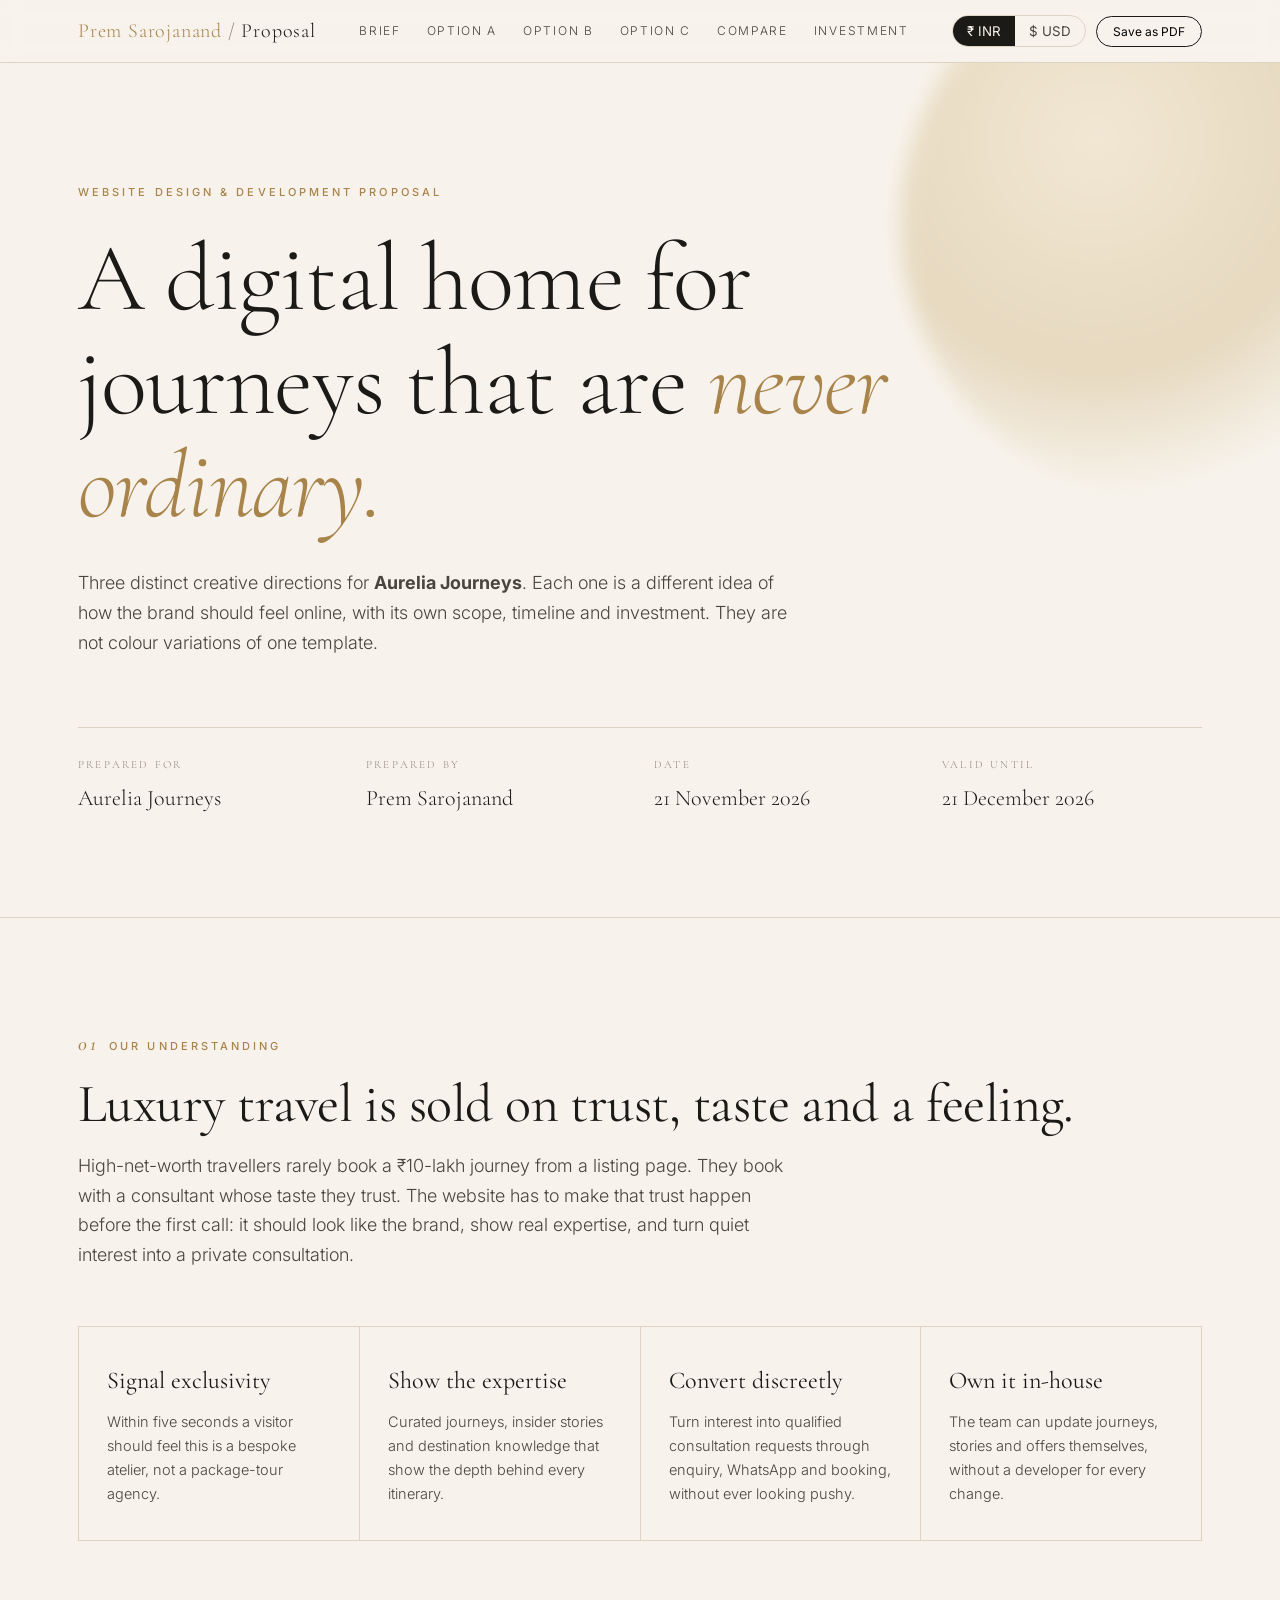
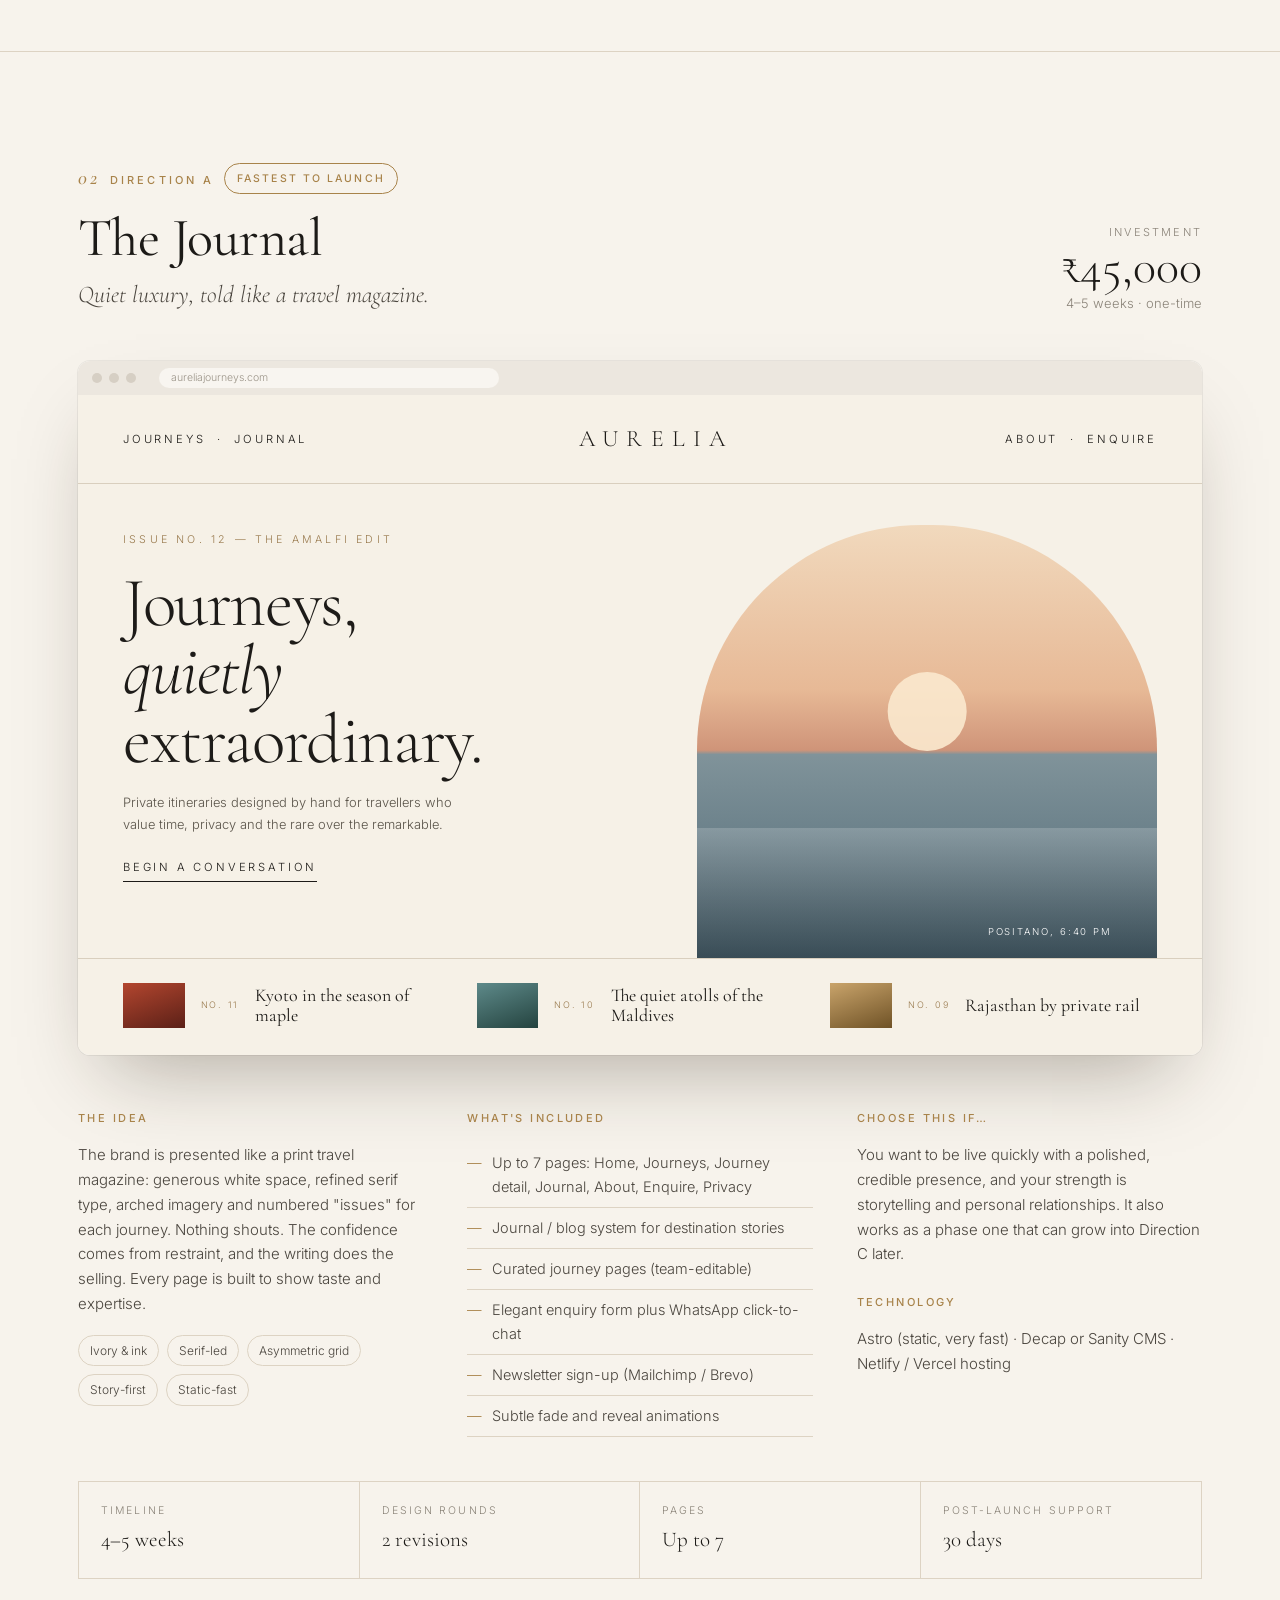
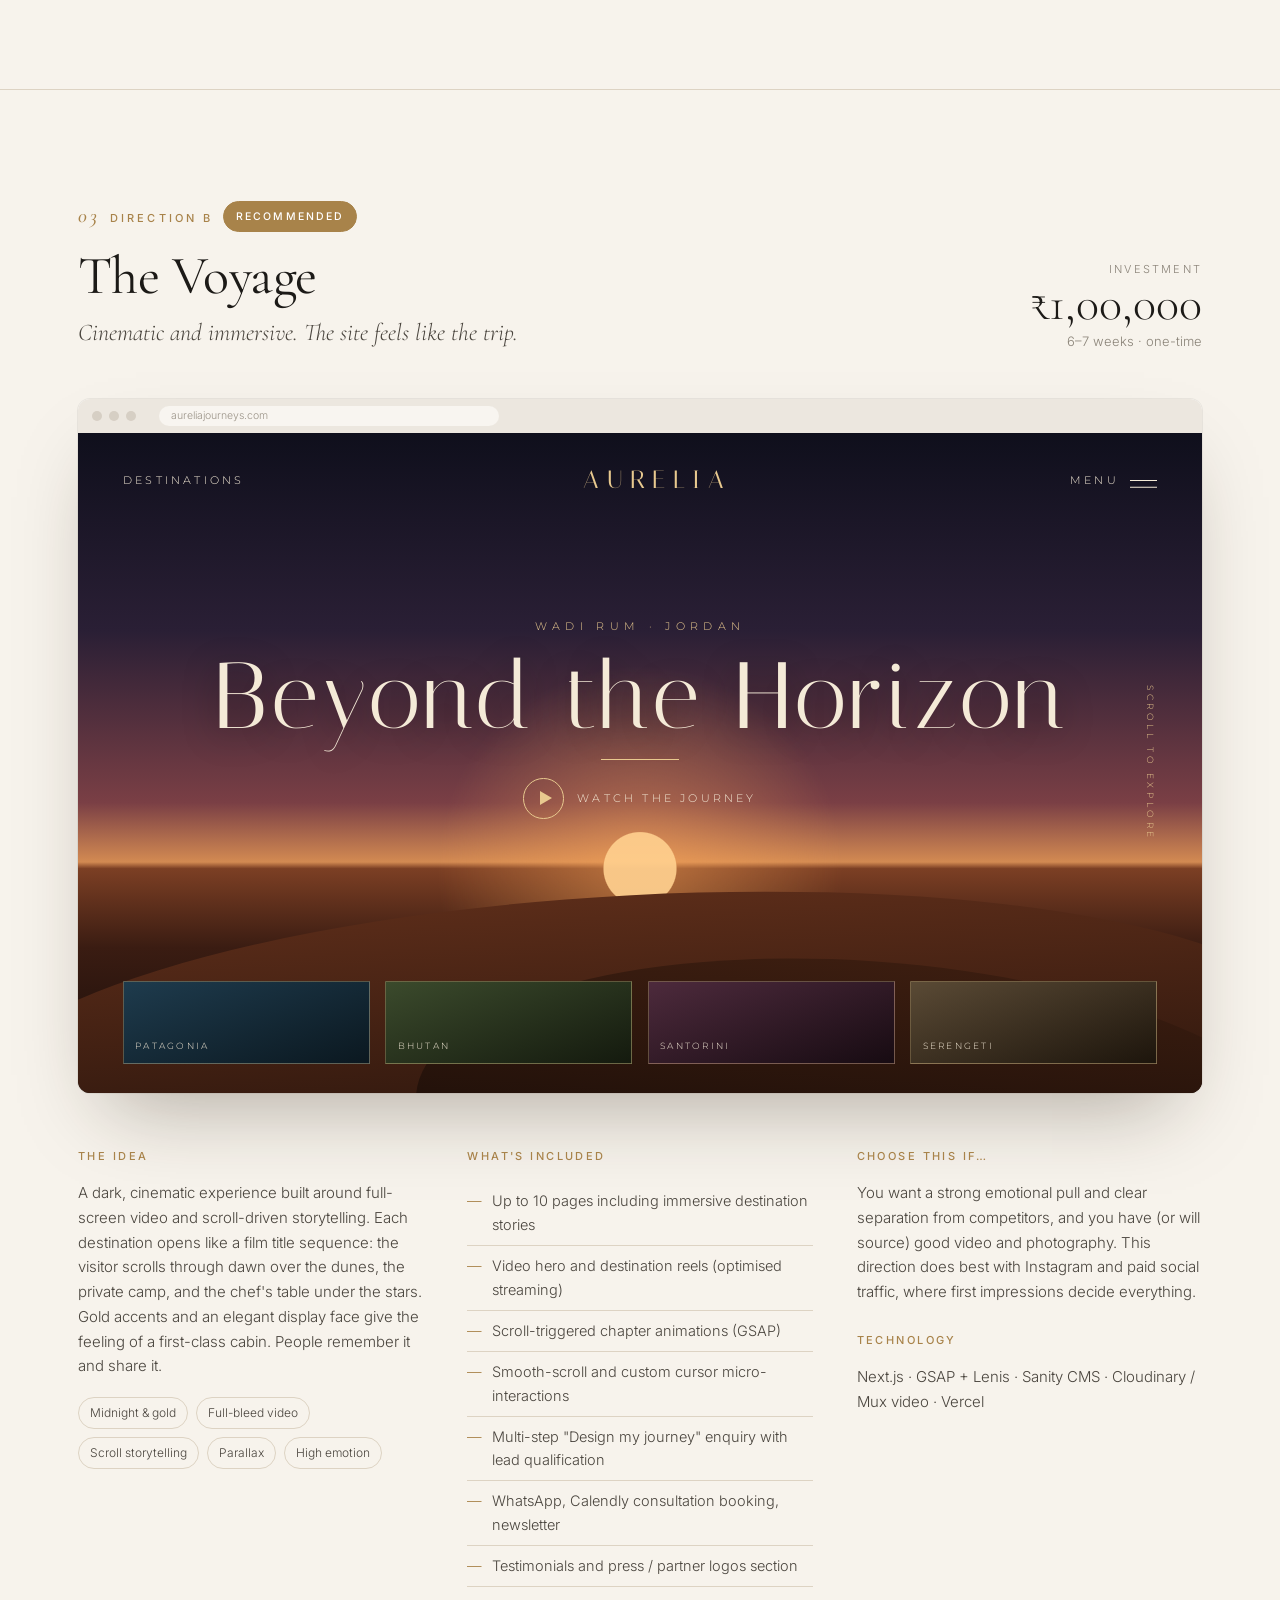
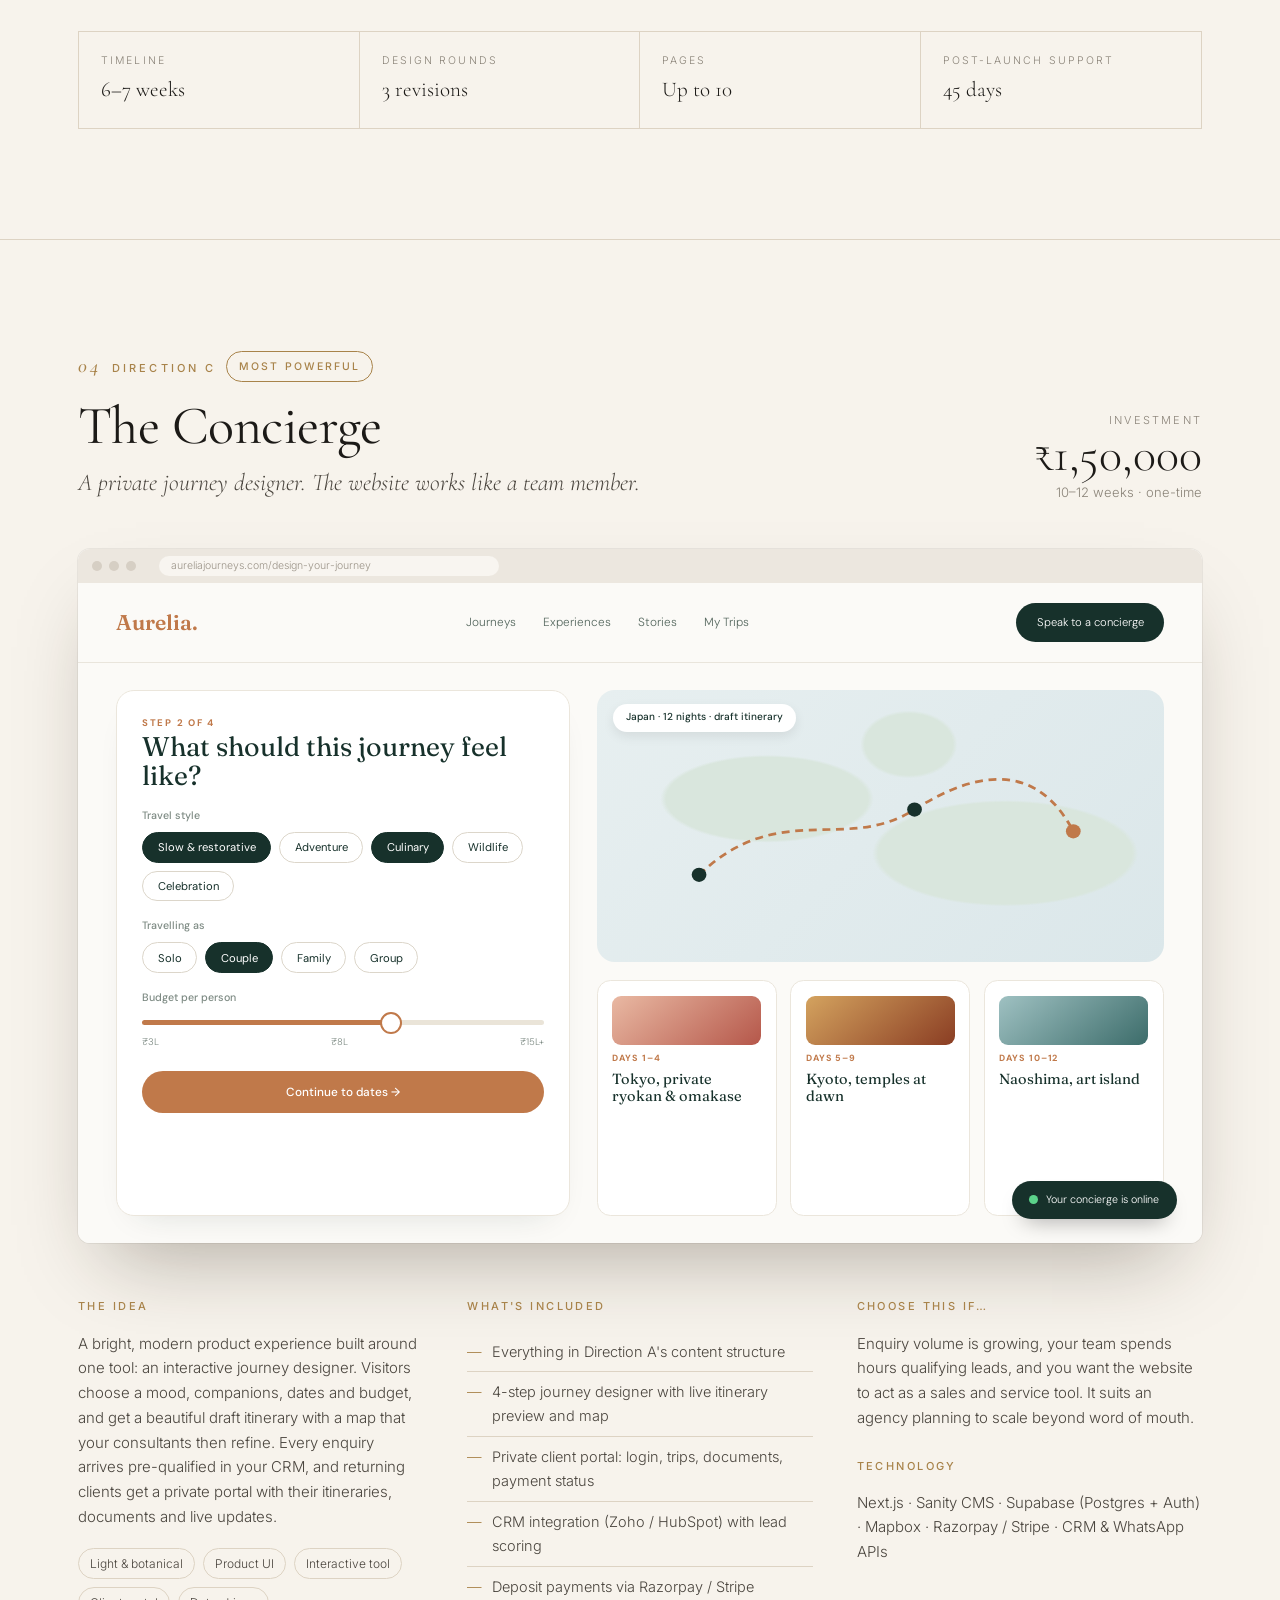
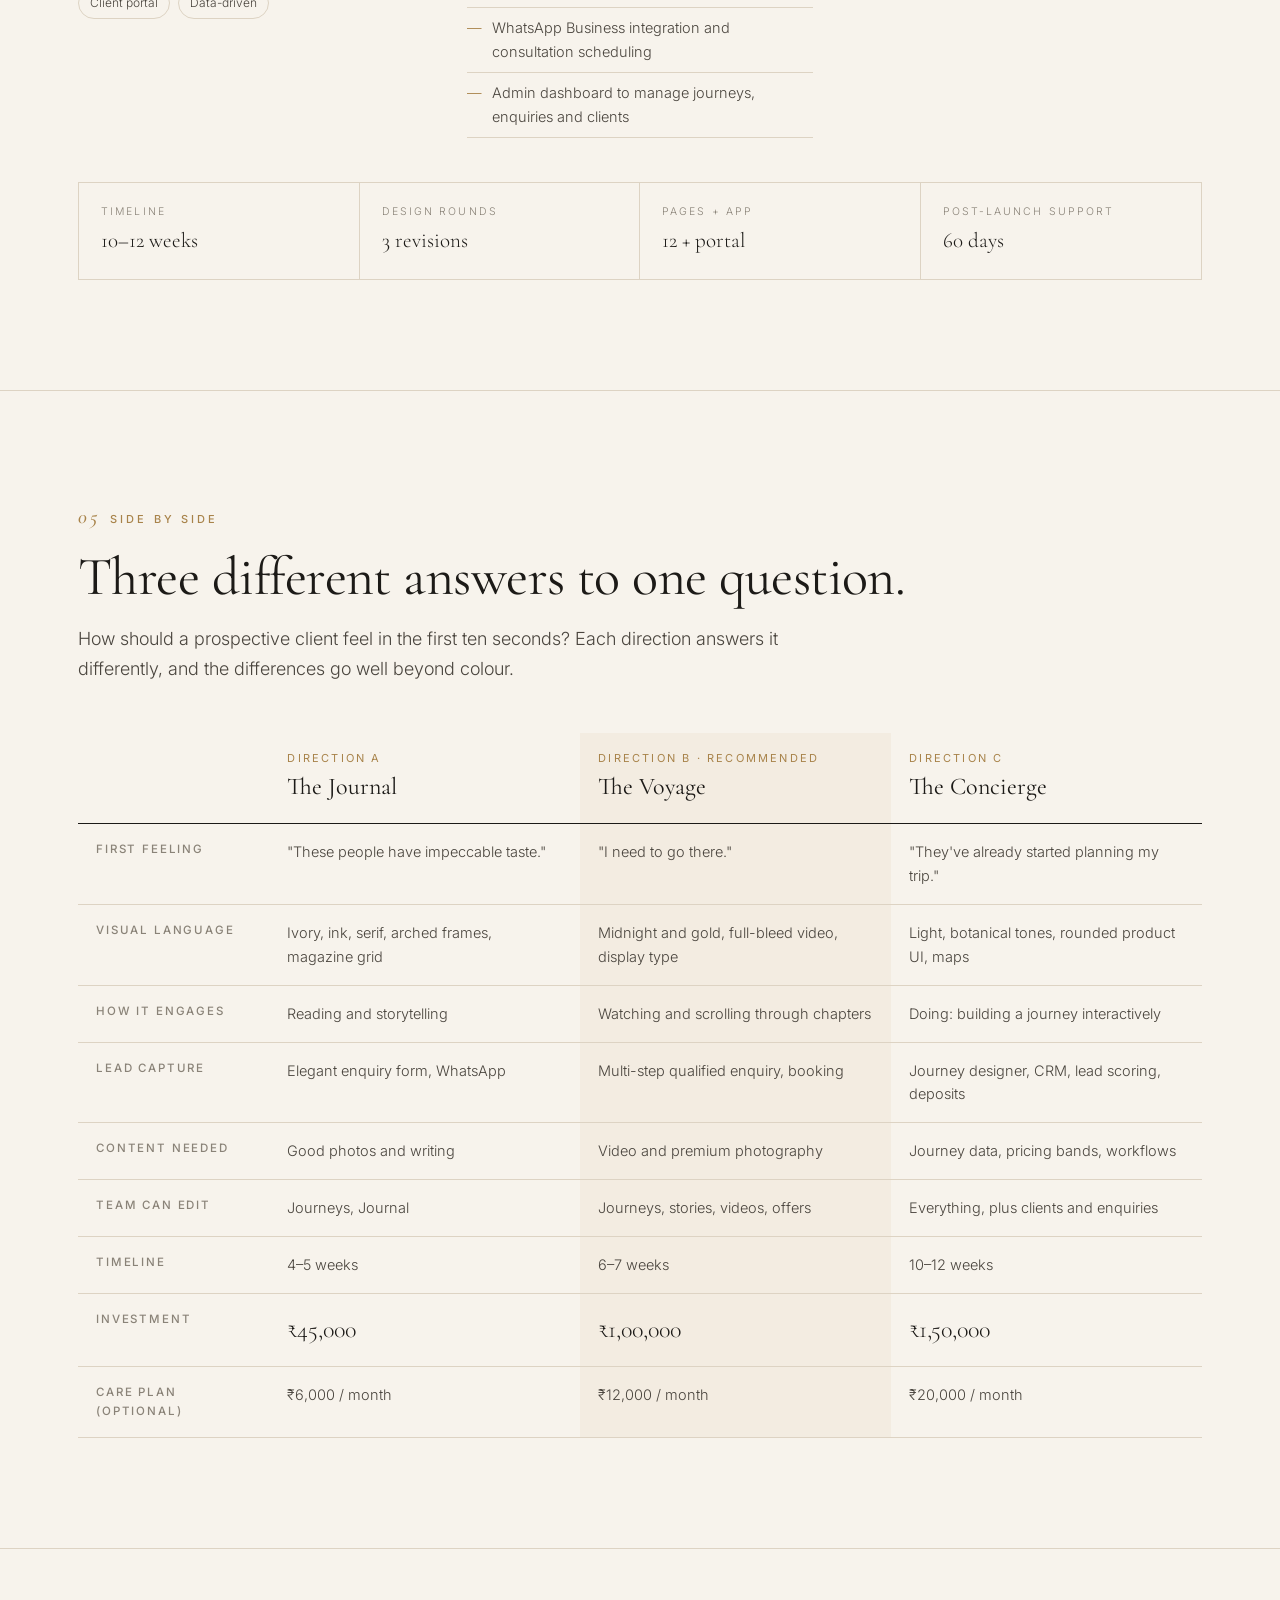
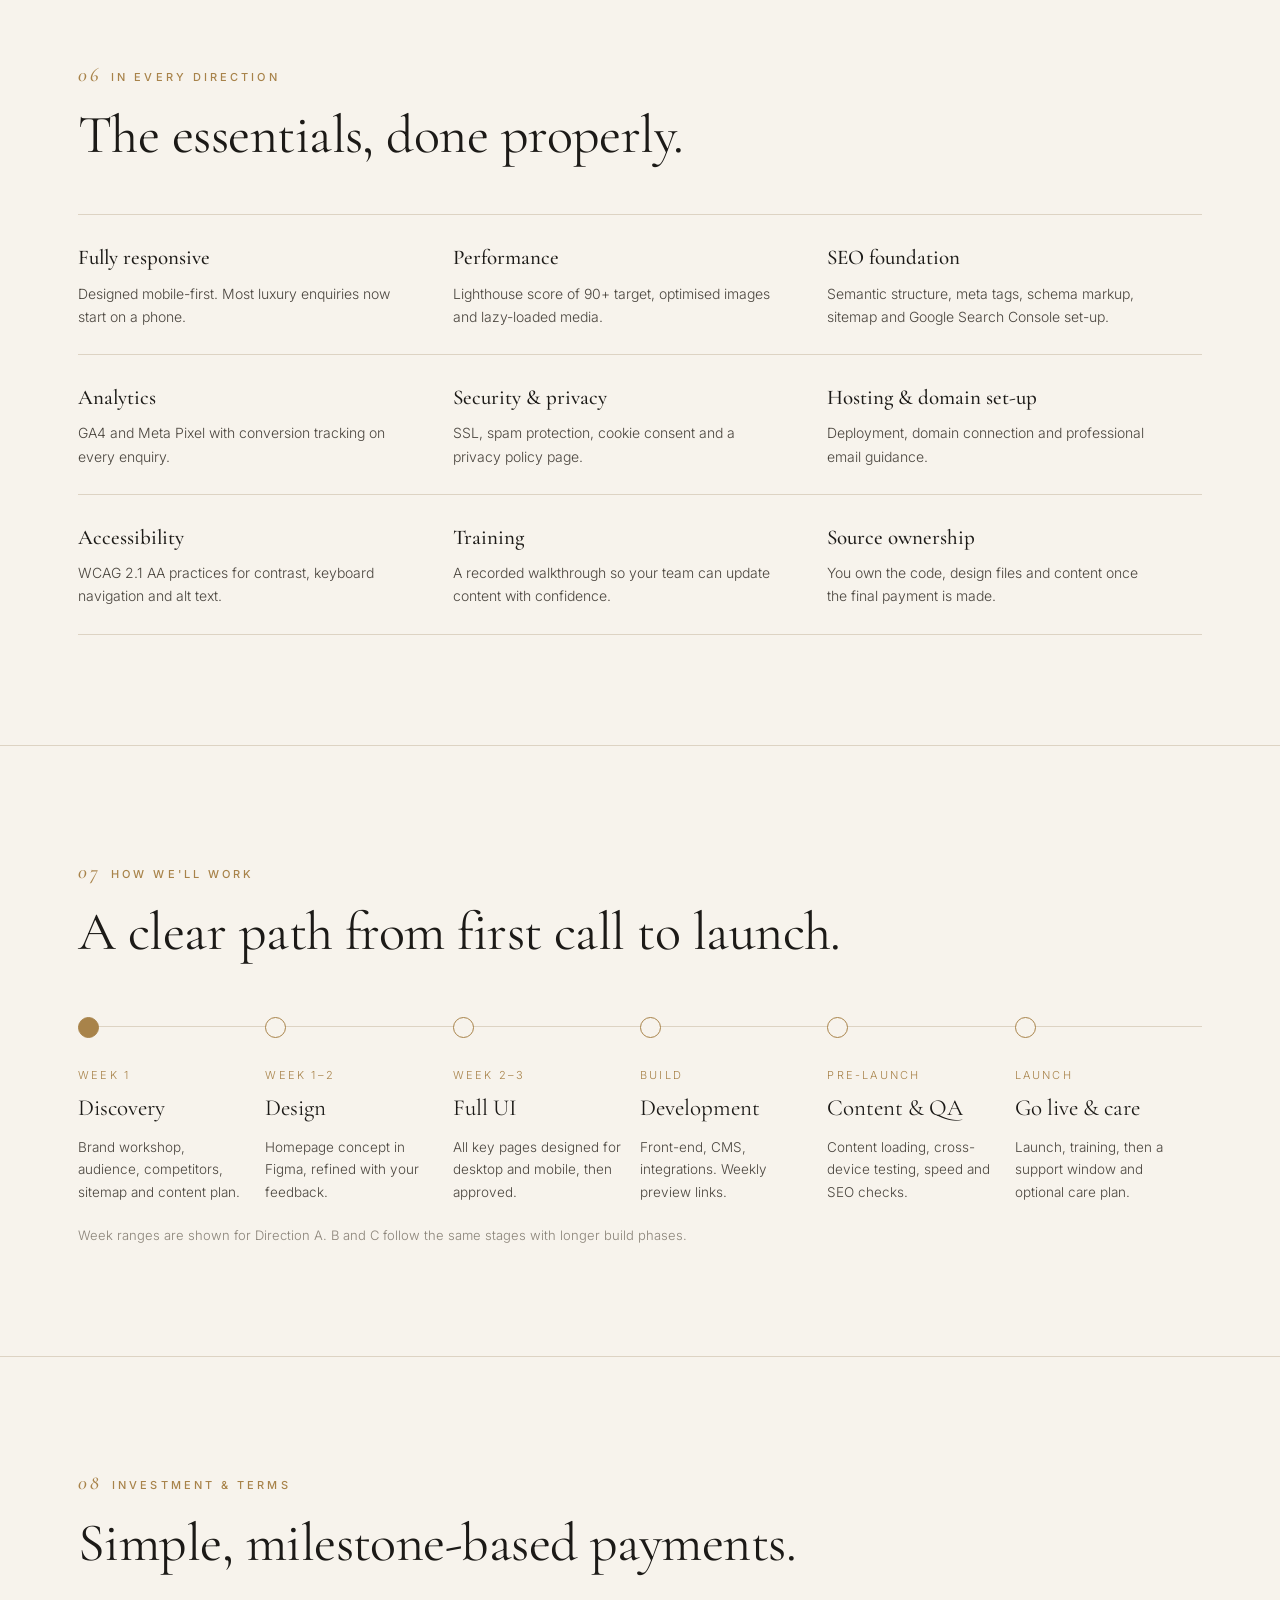
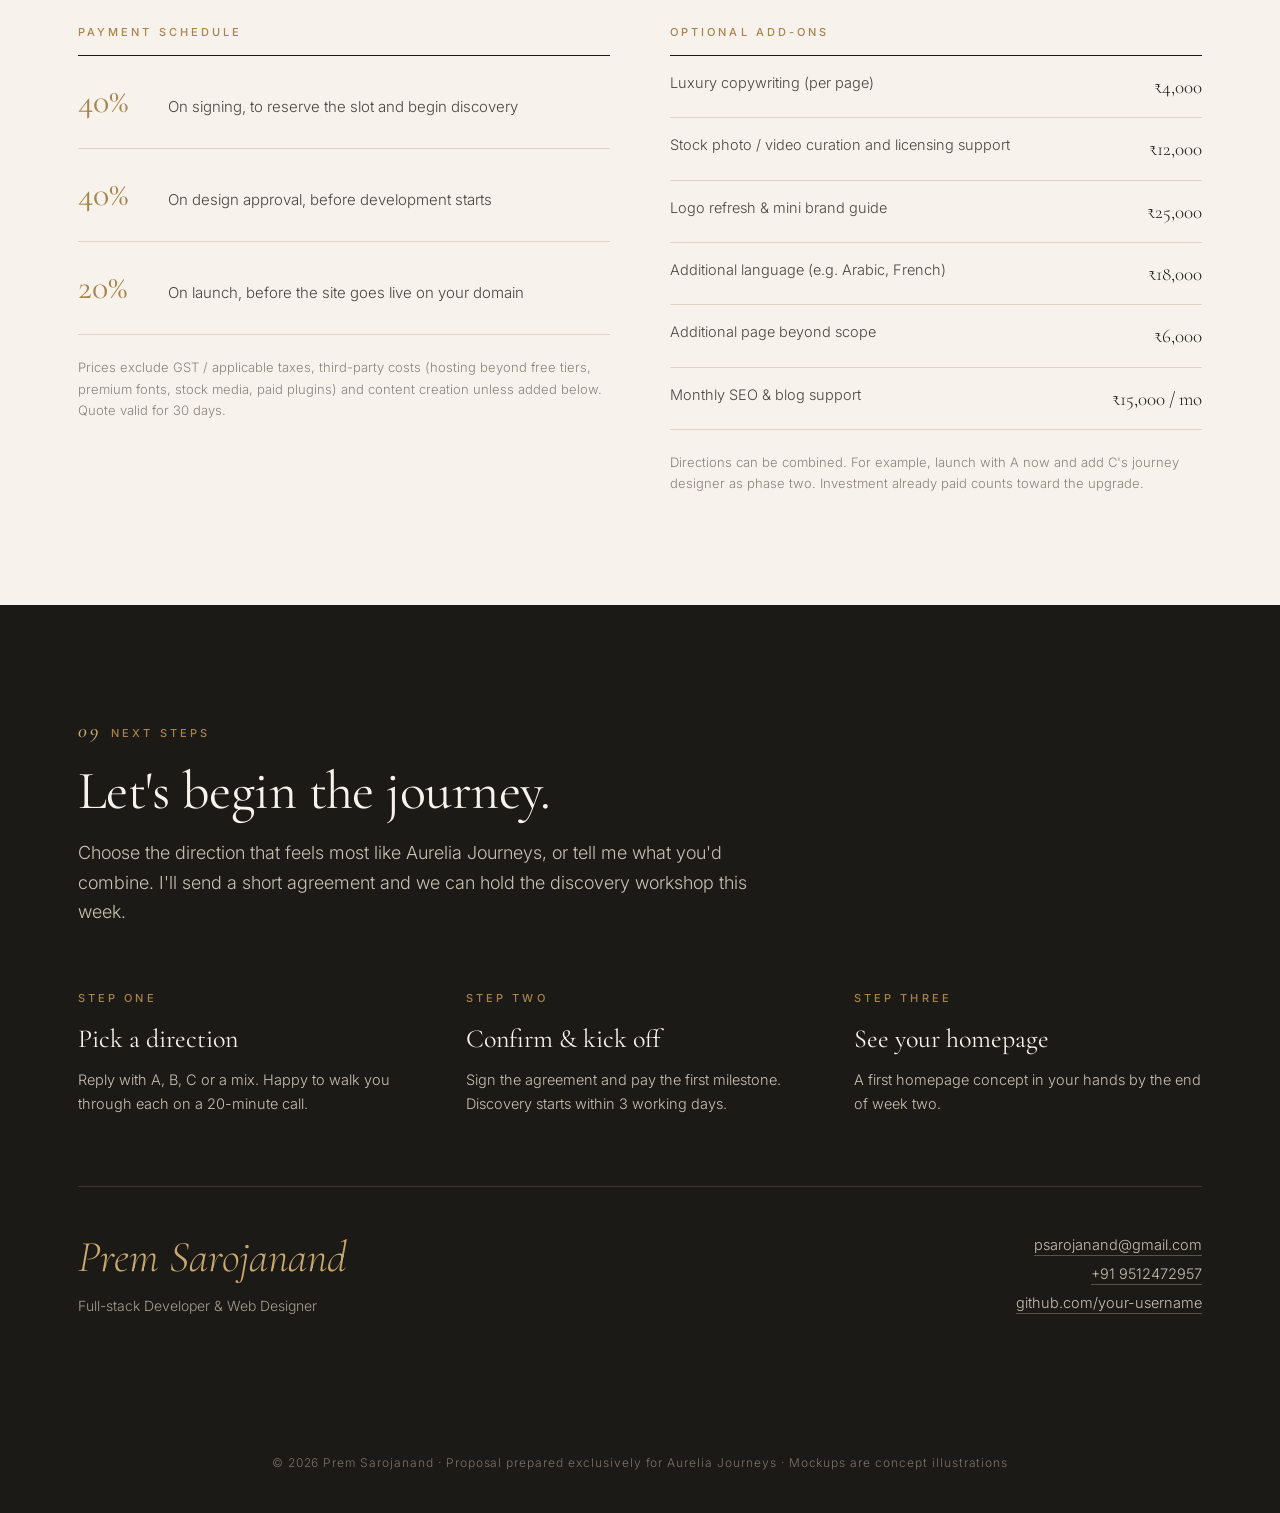
<file: proposal-website.html>
<!DOCTYPE html>
<html lang="en">
<head>
<meta charset="UTF-8">
<meta name="viewport" content="width=device-width, initial-scale=1.0">
<title>Website Proposal — Luxury Travel Consultancy</title>
<meta name="description" content="Website design proposal with three creative directions for a luxury travel consultancy.">
<link rel="preconnect" href="https://fonts.googleapis.com">
<link rel="preconnect" href="https://fonts.gstatic.com" crossorigin>
<link href="https://fonts.googleapis.com/css2?family=Cormorant+Garamond:ital,wght@0,300;0,400;0,500;0,600;1,300;1,400&family=Inter:wght@300;400;500;600&family=Italiana&family=Montserrat:wght@300;400;500;600&family=Fraunces:opsz,wght@9..144,400;9..144,600&family=DM+Sans:wght@400;500;700&display=swap" rel="stylesheet">
<style>
/* =========================================================
   EDIT HERE: client name, your details and prices are in the
   CONFIG object at the bottom of this file (in <script>).
   ========================================================= */
:root{
  --ink:#1c1a17; --ink-soft:#4a453e; --muted:#8a8378;
  --paper:#f7f3ec; --paper-2:#efe8dc; --line:#ddd3c3;
  --gold:#a8834a; --gold-soft:#c9a96e;
  --serif:"Cormorant Garamond", Georgia, serif;
  --sans:"Inter", system-ui, sans-serif;
  --max:1180px;
}
*{box-sizing:border-box;margin:0;padding:0}
html{scroll-behavior:smooth}
body{background:var(--paper);color:var(--ink);font-family:var(--sans);font-weight:300;line-height:1.65;font-size:16px;-webkit-font-smoothing:antialiased}
a{color:inherit}
.wrap{max-width:var(--max);margin:0 auto;padding:0 28px}
.eyebrow{font-size:11px;letter-spacing:.28em;text-transform:uppercase;color:var(--gold);font-weight:500}
h1,h2,h3{font-family:var(--serif);font-weight:400;line-height:1.08;letter-spacing:-.01em}
h2{font-size:clamp(34px,4.4vw,54px);margin:14px 0 18px}
h3{font-size:28px}
p.lead{font-size:18px;color:var(--ink-soft);max-width:720px}
section{padding:110px 0;border-top:1px solid var(--line)}
.num{font-family:var(--serif);font-style:italic;color:var(--gold);font-size:20px;margin-right:10px}

/* ---------- Top bar ---------- */
.topbar{position:sticky;top:0;z-index:50;background:rgba(247,243,236,.88);backdrop-filter:blur(10px);border-bottom:1px solid var(--line)}
.topbar .wrap{display:flex;align-items:center;justify-content:space-between;height:62px;gap:20px}
.brandmark{font-family:var(--serif);font-size:20px;letter-spacing:.04em}
.brandmark span{color:var(--gold)}
.topnav{display:flex;gap:26px;font-size:12px;letter-spacing:.14em;text-transform:uppercase}
.topnav a{text-decoration:none;color:var(--ink-soft)}
.topnav a:hover{color:var(--gold)}
.tools{display:flex;gap:10px;align-items:center}
.toggle{display:flex;border:1px solid var(--line);border-radius:30px;overflow:hidden;font-size:12px}
.toggle button{background:none;border:0;padding:7px 14px;cursor:pointer;font-family:var(--sans);color:var(--ink-soft)}
.toggle button.on{background:var(--ink);color:var(--paper)}
.btn-print{border:1px solid var(--ink);background:none;padding:7px 16px;border-radius:30px;font-size:12px;cursor:pointer;font-family:var(--sans)}
.btn-print:hover{background:var(--ink);color:var(--paper)}

/* ---------- Cover ---------- */
.cover{padding:120px 0 100px;border-top:0;position:relative;overflow:hidden}
.cover h1{font-size:clamp(48px,7.5vw,104px);font-weight:300;margin:26px 0 30px;max-width:980px}
.cover h1 em{color:var(--gold);font-style:italic}
.cover-meta{display:grid;grid-template-columns:repeat(4,1fr);gap:28px;margin-top:70px;padding-top:28px;border-top:1px solid var(--line)}
.cover-meta div small{display:block;font-size:11px;letter-spacing:.2em;text-transform:uppercase;color:var(--muted);margin-bottom:6px}
.cover-meta div{font-family:var(--serif);font-size:22px}
.cover-orb{position:absolute;right:-180px;top:-120px;width:560px;height:560px;border-radius:50%;background:radial-gradient(circle at 35% 35%,#e9d3a8,#c9a96e 45%,transparent 70%);opacity:.35;filter:blur(10px);pointer-events:none}

/* ---------- Goals ---------- */
.goals{display:grid;grid-template-columns:repeat(4,1fr);gap:1px;background:var(--line);border:1px solid var(--line);margin-top:56px}
.goal{background:var(--paper);padding:34px 28px}
.goal b{font-family:var(--serif);font-weight:400;font-size:24px;display:block;margin-bottom:10px}
.goal p{font-size:14.5px;color:var(--ink-soft)}

/* ---------- Option sections ---------- */
.opt-head{display:flex;justify-content:space-between;align-items:flex-end;gap:30px;flex-wrap:wrap;margin-bottom:46px}
.opt-tag{display:inline-flex;gap:10px;align-items:center}
.pill{font-size:10.5px;letter-spacing:.2em;text-transform:uppercase;padding:6px 12px;border-radius:30px;border:1px solid var(--gold);color:var(--gold);font-weight:500}
.pill.solid{background:var(--gold);color:#fff}
.opt-head h2{margin-bottom:8px}
.opt-head .tagline{font-family:var(--serif);font-style:italic;font-size:24px;color:var(--ink-soft)}
.price-box{text-align:right}
.price-box small{display:block;font-size:11px;letter-spacing:.2em;text-transform:uppercase;color:var(--muted)}
.price-box .price{font-family:var(--serif);font-size:48px;line-height:1.1}
.price-box .sub{font-size:13px;color:var(--muted)}

.opt-body{display:grid;grid-template-columns:1fr 1fr 1fr;gap:44px;margin-top:54px}
.opt-body h4{font-size:11px;letter-spacing:.22em;text-transform:uppercase;font-weight:500;color:var(--gold);margin-bottom:16px}
.opt-body p{font-size:15px;color:var(--ink-soft)}
.opt-body ul{list-style:none}
.opt-body li{font-size:14.5px;color:var(--ink-soft);padding:8px 0;border-bottom:1px solid var(--line);display:flex;gap:10px}
.opt-body li::before{content:"—";color:var(--gold)}
.facts{display:grid;grid-template-columns:repeat(4,1fr);margin-top:44px;border:1px solid var(--line)}
.facts div{padding:20px 22px;border-right:1px solid var(--line)}
.facts div:last-child{border-right:0}
.facts small{display:block;font-size:10.5px;letter-spacing:.2em;text-transform:uppercase;color:var(--muted);margin-bottom:4px}
.facts span{font-family:var(--serif);font-size:21px}
.dna{display:flex;gap:8px;flex-wrap:wrap;margin-top:18px}
.dna span{font-size:12px;border:1px solid var(--line);padding:5px 11px;border-radius:20px;color:var(--ink-soft)}

/* ---------- Browser frame for mockups ---------- */
.browser{border-radius:12px;overflow:hidden;box-shadow:0 40px 80px -30px rgba(40,30,15,.35),0 0 0 1px rgba(0,0,0,.06);background:#fff}
.chrome{height:34px;background:#ece7df;display:flex;align-items:center;gap:7px;padding:0 14px}
.chrome i{width:10px;height:10px;border-radius:50%;background:#d6cfc4}
.chrome .url{margin-left:16px;flex:1;max-width:340px;height:20px;border-radius:10px;background:#f8f5f0;font-size:10.5px;color:#9b9488;display:flex;align-items:center;padding:0 12px;font-family:var(--sans)}
.screen{container-type:inline-size;position:relative;aspect-ratio:16/9.4;overflow:hidden}

/* ===== MOCKUP A — The Journal (editorial, quiet luxury) ===== */
.mA{background:#f6f1e7;color:#1d1b18;font-family:"Cormorant Garamond",serif;height:100%;display:flex;flex-direction:column}
.mA-nav{display:flex;justify-content:space-between;align-items:center;padding:2.2cqw 4cqw;font-family:"Inter",sans-serif;font-size:1cqw;letter-spacing:.25em;text-transform:uppercase;border-bottom:1px solid #d9cfbe}
.mA-logo{font-family:"Cormorant Garamond",serif;font-size:2.1cqw;letter-spacing:.35em}
.mA-hero{display:grid;grid-template-columns:1.15fr 1fr;gap:4cqw;padding:3.6cqw 4cqw 0;flex:1}
.mA-hero small{font-family:"Inter",sans-serif;font-size:.95cqw;letter-spacing:.3em;text-transform:uppercase;color:#9a7b4f}
.mA-hero h5{font-weight:300;font-size:6.2cqw;line-height:.98;margin:1.6cqw 0;letter-spacing:-.02em}
.mA-hero h5 em{font-style:italic}
.mA-hero p{font-family:"Inter",sans-serif;font-size:1.15cqw;color:#5a544a;max-width:30cqw;line-height:1.7}
.mA-link{display:inline-block;margin-top:2cqw;font-family:"Inter",sans-serif;font-size:1cqw;letter-spacing:.25em;text-transform:uppercase;border-bottom:1px solid #1d1b18;padding-bottom:.4cqw}
.mA-arch{border-radius:20cqw 20cqw 0 0;overflow:hidden;position:relative;background:linear-gradient(180deg,#f1d9bd 0%,#e7b996 38%,#cf9479 52%,#80939a 53%,#4c6673 100%)}
.mA-arch::before{content:"";position:absolute;left:50%;top:34%;width:7cqw;height:7cqw;border-radius:50%;background:#fbe9cf;transform:translateX(-50%);opacity:.9}
.mA-arch::after{content:"";position:absolute;inset:auto 0 0 0;height:30%;background:linear-gradient(180deg,rgba(255,255,255,.18),rgba(0,0,0,.25))}
.mA-cap{position:absolute;right:4cqw;bottom:1.6cqw;font-family:"Inter",sans-serif;font-size:.85cqw;letter-spacing:.2em;color:#fff;text-transform:uppercase;z-index:2}
.mA-strip{display:grid;grid-template-columns:repeat(3,1fr);gap:2.4cqw;padding:2.2cqw 4cqw 2.4cqw;border-top:1px solid #d9cfbe;margin-top:0}
.mA-strip div{display:flex;gap:1.4cqw;align-items:center}
.mA-strip i{width:5.5cqw;height:4cqw;flex:none;display:block}
.mA-strip b{font-weight:400;font-size:1.6cqw;display:block;line-height:1.1}
.mA-strip span{white-space:nowrap;font-family:"Inter",sans-serif;font-size:.8cqw;letter-spacing:.2em;text-transform:uppercase;color:#9a7b4f}

/* ===== MOCKUP B — The Voyage (cinematic, immersive) ===== */
.mB{height:100%;position:relative;color:#f4ead7;font-family:"Montserrat",sans-serif;overflow:hidden;
  background:
   radial-gradient(circle at 50% 66%,rgba(255,206,140,.95) 0 3.2cqw,rgba(255,170,90,.4) 3.3cqw,transparent 18cqw),
   linear-gradient(180deg,#0f0f1c 0%,#2a1f35 30%,#7a3f45 56%,#d38a52 65%,#7c3f24 66%,#3a1c12 78%,#140b08 100%)}
.mB-dune1,.mB-dune2{position:absolute;left:-10%;right:-10%;border-radius:50% 50% 0 0}
.mB-dune1{bottom:-22%;height:52%;background:linear-gradient(180deg,#5a2c19,#1a0d08);transform:rotate(-3deg)}
.mB-dune2{bottom:-30%;height:50%;left:30%;background:linear-gradient(180deg,#3b1d10,#0b0604);transform:rotate(4deg)}
.mB-nav{position:relative;z-index:3;display:flex;justify-content:space-between;align-items:center;padding:2.4cqw 4cqw;font-size:.95cqw;letter-spacing:.3em;text-transform:uppercase}
.mB-logo{font-family:"Italiana",serif;font-size:2.2cqw;letter-spacing:.3em;color:#e8c98f}
.mB-menu{display:flex;gap:1cqw;align-items:center}
.mB-menu i{display:block;width:2.4cqw;height:1px;background:#f4ead7;box-shadow:0 .6cqw 0 #f4ead7}
.mB-center{position:absolute;inset:0;z-index:4;display:flex;flex-direction:column;align-items:center;justify-content:center;text-align:center;padding-bottom:8cqw}
.mB-center small{font-size:.95cqw;letter-spacing:.5em;text-transform:uppercase;color:#e8c98f}
.mB-center h5{font-family:"Italiana",serif;font-weight:400;font-size:8.4cqw;line-height:1;margin:1.2cqw 0 1.4cqw;letter-spacing:.04em;text-shadow:0 .6cqw 3cqw rgba(0,0,0,.4)}
.mB-line{width:7cqw;height:1px;background:#e8c98f;margin-bottom:1.6cqw}
.mB-play{display:flex;align-items:center;gap:1.2cqw;font-size:.95cqw;letter-spacing:.3em;text-transform:uppercase}
.mB-play i{width:3.6cqw;height:3.6cqw;border:1px solid #e8c98f;border-radius:50%;position:relative;display:block}
.mB-play i::after{content:"";position:absolute;left:42%;top:32%;border-left:1.1cqw solid #e8c98f;border-top:.7cqw solid transparent;border-bottom:.7cqw solid transparent}
.mB-reel{position:absolute;z-index:3;left:4cqw;right:4cqw;bottom:2.6cqw;display:grid;grid-template-columns:repeat(4,1fr);gap:1.4cqw}
.mB-reel div{height:7.4cqw;border:1px solid rgba(232,201,143,.35);position:relative;overflow:hidden}
.mB-reel div span{position:absolute;left:1cqw;bottom:.8cqw;font-size:.8cqw;letter-spacing:.25em;text-transform:uppercase}
.mB-reel div:nth-child(1){background:linear-gradient(160deg,#1e3b4d,#0b1820)}
.mB-reel div:nth-child(2){background:linear-gradient(160deg,#3b4a2c,#141a0e)}
.mB-reel div:nth-child(3){background:linear-gradient(160deg,#4d2a3c,#170b12)}
.mB-reel div:nth-child(4){background:linear-gradient(160deg,#5a4a35,#1d150c)}
.mB-scroll{position:absolute;z-index:3;right:4cqw;top:50%;writing-mode:vertical-rl;font-size:.8cqw;letter-spacing:.4em;text-transform:uppercase;color:#e8c98f;transform:translateY(-50%)}

/* ===== MOCKUP C — The Concierge (interactive journey designer) ===== */
.mC{height:100%;background:#fbfaf7;font-family:"DM Sans",sans-serif;color:#17312b;display:flex;flex-direction:column}
.mC-nav{display:flex;justify-content:space-between;align-items:center;padding:1.8cqw 3.4cqw;border-bottom:1px solid #e9e5dc}
.mC-logo{font-family:"Fraunces",serif;font-weight:600;font-size:1.9cqw}
.mC-logo span{color:#c0794a}
.mC-links{display:flex;gap:2.4cqw;font-size:1.05cqw;color:#56685f}
.mC-cta{background:#17312b;color:#fff;font-size:1cqw;padding:.9cqw 1.8cqw;border-radius:5cqw}
.mC-main{display:grid;grid-template-columns:1fr 1.25fr;gap:2.4cqw;padding:2.4cqw 3.4cqw;flex:1;min-height:0}
.mC-panel{background:#fff;border:1px solid #ebe6dc;border-radius:1.6cqw;padding:2.2cqw;box-shadow:0 1.4cqw 3cqw -2cqw rgba(23,49,43,.18)}
.mC-panel h6{font-family:"Fraunces",serif;font-weight:400;font-size:2.4cqw;line-height:1.1;margin-bottom:.6cqw}
.mC-step{font-size:.85cqw;letter-spacing:.18em;text-transform:uppercase;color:#c0794a;font-weight:700}
.mC-label{font-size:.95cqw;color:#7d8a83;margin:1.4cqw 0 .7cqw;font-weight:500}
.mC-chips{display:flex;flex-wrap:wrap;gap:.7cqw}
.mC-chips button{font-family:"DM Sans",sans-serif;font-size:1cqw;padding:.65cqw 1.3cqw;border-radius:5cqw;border:1px solid #dcd6ca;background:#fff;color:#17312b;cursor:pointer;transition:.2s}
.mC-chips button.on{background:#17312b;color:#fff;border-color:#17312b}
.mC-range{height:.5cqw;border-radius:1cqw;background:linear-gradient(90deg,#c0794a 62%,#eae4d8 62%);position:relative;margin-top:1.2cqw}
.mC-range::after{content:"";position:absolute;left:62%;top:50%;width:1.6cqw;height:1.6cqw;border-radius:50%;background:#fff;border:2px solid #c0794a;transform:translate(-50%,-50%)}
.mC-rangev{display:flex;justify-content:space-between;font-size:.85cqw;color:#7d8a83;margin-top:.9cqw}
.mC-go{margin-top:1.8cqw;background:#c0794a;color:#fff;text-align:center;border-radius:5cqw;padding:1cqw;font-size:1.05cqw;font-weight:500}
.mC-right{display:grid;grid-template-rows:1.15fr 1fr;gap:1.6cqw;min-height:0}
.mC-map{border-radius:1.6cqw;position:relative;overflow:hidden;background:
  radial-gradient(ellipse at 30% 40%,#d9e6dd 0 18%,transparent 19%),
  radial-gradient(ellipse at 72% 60%,#d9e6dd 0 22%,transparent 23%),
  radial-gradient(ellipse at 55% 20%,#d9e6dd 0 10%,transparent 11%),
  linear-gradient(135deg,#e7eff0,#dbe7ea)}
.mC-map svg{position:absolute;inset:0;width:100%;height:100%}
.mC-maptag{position:absolute;left:1.4cqw;top:1.2cqw;background:#fff;border-radius:5cqw;padding:.5cqw 1.2cqw;font-size:.9cqw;font-weight:500;box-shadow:0 .4cqw 1cqw rgba(0,0,0,.08)}
.mC-days{display:grid;grid-template-columns:repeat(3,1fr);gap:1.2cqw}
.mC-day{background:#fff;border:1px solid #ebe6dc;border-radius:1.2cqw;padding:1.3cqw;display:flex;flex-direction:column;gap:.5cqw}
.mC-day i{display:block;height:4.4cqw;border-radius:.8cqw}
.mC-day small{font-size:.8cqw;color:#c0794a;font-weight:700;letter-spacing:.1em;text-transform:uppercase}
.mC-day b{font-family:"Fraunces",serif;font-weight:400;font-size:1.3cqw;line-height:1.15}
.mC-wa{position:absolute;right:2.2cqw;bottom:2.2cqw;background:#17312b;color:#fff;font-size:.95cqw;padding:.9cqw 1.6cqw;border-radius:5cqw;box-shadow:0 1cqw 2cqw -1cqw rgba(0,0,0,.4);display:flex;gap:.7cqw;align-items:center}
.mC-wa::before{content:"";width:.8cqw;height:.8cqw;border-radius:50%;background:#5bd28a}

/* ---------- Comparison ---------- */
.compare{width:100%;border-collapse:collapse;margin-top:50px;font-size:14.5px}
.compare th,.compare td{padding:16px 18px;text-align:left;border-bottom:1px solid var(--line);vertical-align:top}
.compare thead th{font-family:var(--serif);font-weight:400;font-size:24px;border-bottom:1px solid var(--ink)}
.compare thead th small{display:block;font-family:var(--sans);font-size:11px;letter-spacing:.2em;text-transform:uppercase;color:var(--gold)}
.compare tbody th{font-weight:500;font-size:11.5px;letter-spacing:.16em;text-transform:uppercase;color:var(--muted);width:17%}
.compare td{color:var(--ink-soft);width:27.6%}
.compare tr.big td{font-family:var(--serif);font-size:24px;color:var(--ink)}
.compare .rec{background:rgba(201,169,110,.09)}

/* ---------- Included ---------- */
.incl{display:grid;grid-template-columns:repeat(3,1fr);gap:0;margin-top:50px;border-top:1px solid var(--line)}
.incl div{padding:26px 26px 26px 0;border-bottom:1px solid var(--line)}
.incl b{font-family:var(--serif);font-weight:500;font-size:21px;display:block;margin-bottom:6px}
.incl p{font-size:14px;color:var(--ink-soft);padding-right:20px}

/* ---------- Process ---------- */
.process{display:grid;grid-template-columns:repeat(6,1fr);margin-top:56px;position:relative}
.process::before{content:"";position:absolute;left:0;right:0;top:9px;height:1px;background:var(--line)}
.step{padding-right:18px;position:relative}
.step::before{content:"";display:block;width:19px;height:19px;border-radius:50%;background:var(--paper);border:1px solid var(--gold);margin-bottom:22px;position:relative}
.step:first-child::before{background:var(--gold)}
.step small{font-size:11px;letter-spacing:.2em;text-transform:uppercase;color:var(--gold)}
.step b{display:block;font-family:var(--serif);font-weight:400;font-size:23px;margin:4px 0 8px}
.step p{font-size:13.5px;color:var(--ink-soft)}

/* ---------- Terms ---------- */
.terms{display:grid;grid-template-columns:1fr 1fr;gap:60px;margin-top:50px}
.pay{display:flex;flex-direction:column;gap:0;border-top:1px solid var(--ink)}
.pay div{display:flex;justify-content:space-between;align-items:baseline;padding:18px 0;border-bottom:1px solid var(--line)}
.pay div b{font-family:var(--serif);font-weight:400;font-size:34px;color:var(--gold);min-width:90px}
.pay div span{flex:1;font-size:15px;color:var(--ink-soft)}
.addons{border-top:1px solid var(--ink)}
.addons div{display:flex;justify-content:space-between;gap:20px;padding:15px 0;border-bottom:1px solid var(--line);font-size:14.5px;color:var(--ink-soft)}
.addons div span:last-child{font-family:var(--serif);font-size:19px;color:var(--ink);white-space:nowrap}
.fine{font-size:13px;color:var(--muted);margin-top:22px}

/* ---------- Next steps / footer ---------- */
.next{background:var(--ink);color:var(--paper);border-top:0}
.next h2{color:var(--paper)}
.next .lead{color:#c9c1b4}
.next-grid{display:grid;grid-template-columns:repeat(3,1fr);gap:40px;margin-top:56px}
.next-grid b{font-family:var(--serif);font-weight:400;font-size:26px;display:block;margin:8px 0}
.next-grid p{font-size:14.5px;color:#c9c1b4}
.contact{margin-top:70px;padding-top:34px;border-top:1px solid #3d3830;display:flex;justify-content:space-between;align-items:flex-end;flex-wrap:wrap;gap:30px}
.contact .sig{font-family:var(--serif);font-size:44px;font-style:italic;color:var(--gold-soft)}
.contact a{text-decoration:none;border-bottom:1px solid #5a5248;padding-bottom:2px}
.contact .lines{font-size:14.5px;line-height:2;color:#c9c1b4;text-align:right}
footer{background:var(--ink);color:#7a7268;font-size:12px;padding:26px 0 40px;text-align:center;letter-spacing:.08em}

/* ---------- Reveal ---------- */
.reveal{opacity:0;transform:translateY(24px);transition:opacity .9s ease,transform .9s ease}
.reveal.in{opacity:1;transform:none}

/* ---------- Responsive ---------- */
@media (max-width:980px){
  .topnav{display:none}
  .goals{grid-template-columns:1fr 1fr}
  .opt-body{grid-template-columns:1fr;gap:34px}
  .facts{grid-template-columns:1fr 1fr}
  .facts div:nth-child(2){border-right:0}
  .facts div:nth-child(-n+2){border-bottom:1px solid var(--line)}
  .incl{grid-template-columns:1fr 1fr}
  .process{grid-template-columns:repeat(3,1fr);row-gap:40px}
  .process::before{display:none}
  .terms,.next-grid{grid-template-columns:1fr}
  .cover-meta{grid-template-columns:1fr 1fr}
  .compare-wrap{overflow-x:auto}
  .compare{min-width:760px}
  .price-box{text-align:left}
}
@media (max-width:600px){
  section{padding:76px 0}
  .goals,.incl{grid-template-columns:1fr}
  .process{grid-template-columns:1fr 1fr}
  .btn-print{display:none}
  .contact .lines{text-align:left}
}

/* ---------- Print / PDF ---------- */
@media print{
  .topbar,.cover-orb{display:none}
  .reveal{opacity:1;transform:none}
  section{padding:50px 0;page-break-inside:avoid}
  .option{page-break-before:always}
  .next,footer{background:#fff;color:var(--ink)}
  .next h2,.next-grid p,.next .lead,.contact .lines{color:var(--ink)}
  body{-webkit-print-color-adjust:exact;print-color-adjust:exact}
}
</style>
</head>
<body>

<!-- ================= TOP BAR ================= -->
<header class="topbar">
  <div class="wrap">
    <div class="brandmark"><span data-k="consultantName">Chris</span> <span style="color:var(--muted)">/</span> Proposal</div>
    <nav class="topnav">
      <a href="#brief">Brief</a>
      <a href="#option-a">Option A</a>
      <a href="#option-b">Option B</a>
      <a href="#option-c">Option C</a>
      <a href="#compare">Compare</a>
      <a href="#investment">Investment</a>
    </nav>
    <div class="tools">
      <div class="toggle" role="group" aria-label="Currency">
        <button data-cur="INR">₹ INR</button>
        <button data-cur="USD">$ USD</button>
      </div>
      <button class="btn-print" onclick="window.print()">Save as PDF</button>
    </div>
  </div>
</header>

<!-- ================= COVER ================= -->
<section class="cover">
  <div class="cover-orb"></div>
  <div class="wrap">
    <div class="eyebrow reveal">Website Design &amp; Development Proposal</div>
    <h1 class="reveal">A digital home for journeys that are <em>never ordinary.</em></h1>
    <p class="lead reveal">Three distinct creative directions for <strong data-k="clientName">Aurelia Journeys</strong>. Each one is a different idea of how the brand should feel online, with its own scope, timeline and investment. They are not colour variations of one template.</p>
    <div class="cover-meta reveal">
      <div><small>Prepared for</small><span data-k="clientName">Aurelia Journeys</span></div>
      <div><small>Prepared by</small><span data-k="consultantName">Chris</span></div>
      <div><small>Date</small><span data-k="date">21 November 2026</span></div>
      <div><small>Valid until</small><span data-k="validUntil">21 December 2026</span></div>
    </div>
  </div>
</section>

<!-- ================= BRIEF ================= -->
<section id="brief">
  <div class="wrap">
    <div class="eyebrow reveal"><span class="num">01</span>Our understanding</div>
    <h2 class="reveal">Luxury travel is sold on trust, taste and a feeling.</h2>
    <p class="lead reveal">High-net-worth travellers rarely book a ₹10-lakh journey from a listing page. They book with a consultant whose taste they trust. The website has to make that trust happen before the first call: it should look like the brand, show real expertise, and turn quiet interest into a private consultation.</p>
    <div class="goals reveal">
      <div class="goal"><b>Signal exclusivity</b><p>Within five seconds a visitor should feel this is a bespoke atelier, not a package-tour agency.</p></div>
      <div class="goal"><b>Show the expertise</b><p>Curated journeys, insider stories and destination knowledge that show the depth behind every itinerary.</p></div>
      <div class="goal"><b>Convert discreetly</b><p>Turn interest into qualified consultation requests through enquiry, WhatsApp and booking, without ever looking pushy.</p></div>
      <div class="goal"><b>Own it in-house</b><p>The team can update journeys, stories and offers themselves, without a developer for every change.</p></div>
    </div>
  </div>
</section>

<!-- ================= OPTION A ================= -->
<section id="option-a" class="option">
  <div class="wrap">
    <div class="opt-head reveal">
      <div>
        <div class="opt-tag"><span class="eyebrow"><span class="num">02</span>Direction A</span><span class="pill">Fastest to launch</span></div>
        <h2>The Journal</h2>
        <div class="tagline">Quiet luxury, told like a travel magazine.</div>
      </div>
      <div class="price-box">
        <small>Investment</small>
        <div class="price" data-price="A">₹45,000</div>
        <div class="sub">4–5 weeks · one-time</div>
      </div>
    </div>

    <div class="browser reveal">
      <div class="chrome"><i></i><i></i><i></i><div class="url" data-k="domain">aureliajourneys.com</div></div>
      <div class="screen">
        <div class="mA">
          <div class="mA-nav"><span>Journeys &nbsp;·&nbsp; Journal</span><span class="mA-logo" data-k="clientShort">AURELIA</span><span>About &nbsp;·&nbsp; Enquire</span></div>
          <div class="mA-hero">
            <div>
              <small>Issue No. 12 — The Amalfi Edit</small>
              <h5>Journeys,<br><em>quietly</em><br>extraordinary.</h5>
              <p>Private itineraries designed by hand for travellers who value time, privacy and the rare over the remarkable.</p>
              <span class="mA-link">Begin a conversation</span>
            </div>
            <div class="mA-arch"><span class="mA-cap">Positano, 6:40 pm</span></div>
          </div>
          <div class="mA-strip">
            <div><i style="background:linear-gradient(160deg,#b3462f,#5b2017)"></i><div><span>No. 11</span><b>Kyoto in the season of maple</b></div></div>
            <div><i style="background:linear-gradient(160deg,#5e8a8a,#24433f)"></i><div><span>No. 10</span><b>The quiet atolls of the Maldives</b></div></div>
            <div><i style="background:linear-gradient(160deg,#c9a46b,#6f5226)"></i><div><span>No. 09</span><b>Rajasthan by private rail</b></div></div>
          </div>
        </div>
      </div>
    </div>

    <div class="opt-body reveal">
      <div>
        <h4>The idea</h4>
        <p>The brand is presented like a print travel magazine: generous white space, refined serif type, arched imagery and numbered "issues" for each journey. Nothing shouts. The confidence comes from restraint, and the writing does the selling. Every page is built to show taste and expertise.</p>
        <div class="dna"><span>Ivory &amp; ink</span><span>Serif-led</span><span>Asymmetric grid</span><span>Story-first</span><span>Static-fast</span></div>
      </div>
      <div>
        <h4>What's included</h4>
        <ul>
          <li>Up to 7 pages: Home, Journeys, Journey detail, Journal, About, Enquire, Privacy</li>
          <li>Journal / blog system for destination stories</li>
          <li>Curated journey pages (team-editable)</li>
          <li>Elegant enquiry form plus WhatsApp click-to-chat</li>
          <li>Newsletter sign-up (Mailchimp / Brevo)</li>
          <li>Subtle fade and reveal animations</li>
        </ul>
      </div>
      <div>
        <h4>Choose this if…</h4>
        <p>You want to be live quickly with a polished, credible presence, and your strength is storytelling and personal relationships. It also works as a phase one that can grow into Direction C later.</p>
        <h4 style="margin-top:26px">Technology</h4>
        <p>Astro (static, very fast) · Decap or Sanity CMS · Netlify / Vercel hosting</p>
      </div>
    </div>
    <div class="facts reveal">
      <div><small>Timeline</small><span>4–5 weeks</span></div>
      <div><small>Design rounds</small><span>2 revisions</span></div>
      <div><small>Pages</small><span>Up to 7</span></div>
      <div><small>Post-launch support</small><span>30 days</span></div>
    </div>
  </div>
</section>

<!-- ================= OPTION B ================= -->
<section id="option-b" class="option">
  <div class="wrap">
    <div class="opt-head reveal">
      <div>
        <div class="opt-tag"><span class="eyebrow"><span class="num">03</span>Direction B</span><span class="pill solid">Recommended</span></div>
        <h2>The Voyage</h2>
        <div class="tagline">Cinematic and immersive. The site feels like the trip.</div>
      </div>
      <div class="price-box">
        <small>Investment</small>
        <div class="price" data-price="B">₹1,00,000</div>
        <div class="sub">6–7 weeks · one-time</div>
      </div>
    </div>

    <div class="browser reveal">
      <div class="chrome"><i></i><i></i><i></i><div class="url" data-k="domain">aureliajourneys.com</div></div>
      <div class="screen">
        <div class="mB">
          <div class="mB-dune1"></div><div class="mB-dune2"></div>
          <div class="mB-nav"><span>Destinations</span><span class="mB-logo" data-k="clientShort">AURELIA</span><span class="mB-menu">Menu <i></i></span></div>
          <div class="mB-center">
            <small>Wadi Rum · Jordan</small>
            <h5>Beyond the Horizon</h5>
            <div class="mB-line"></div>
            <div class="mB-play"><i></i>Watch the journey</div>
          </div>
          <div class="mB-scroll">Scroll to explore</div>
          <div class="mB-reel">
            <div><span>Patagonia</span></div><div><span>Bhutan</span></div><div><span>Santorini</span></div><div><span>Serengeti</span></div>
          </div>
        </div>
      </div>
    </div>

    <div class="opt-body reveal">
      <div>
        <h4>The idea</h4>
        <p>A dark, cinematic experience built around full-screen video and scroll-driven storytelling. Each destination opens like a film title sequence: the visitor scrolls through dawn over the dunes, the private camp, and the chef's table under the stars. Gold accents and an elegant display face give the feeling of a first-class cabin. People remember it and share it.</p>
        <div class="dna"><span>Midnight &amp; gold</span><span>Full-bleed video</span><span>Scroll storytelling</span><span>Parallax</span><span>High emotion</span></div>
      </div>
      <div>
        <h4>What's included</h4>
        <ul>
          <li>Up to 10 pages including immersive destination stories</li>
          <li>Video hero and destination reels (optimised streaming)</li>
          <li>Scroll-triggered chapter animations (GSAP)</li>
          <li>Smooth-scroll and custom cursor micro-interactions</li>
          <li>Multi-step "Design my journey" enquiry with lead qualification</li>
          <li>WhatsApp, Calendly consultation booking, newsletter</li>
          <li>Testimonials and press / partner logos section</li>
        </ul>
      </div>
      <div>
        <h4>Choose this if…</h4>
        <p>You want a strong emotional pull and clear separation from competitors, and you have (or will source) good video and photography. This direction does best with Instagram and paid social traffic, where first impressions decide everything.</p>
        <h4 style="margin-top:26px">Technology</h4>
        <p>Next.js · GSAP + Lenis · Sanity CMS · Cloudinary / Mux video · Vercel</p>
      </div>
    </div>
    <div class="facts reveal">
      <div><small>Timeline</small><span>6–7 weeks</span></div>
      <div><small>Design rounds</small><span>3 revisions</span></div>
      <div><small>Pages</small><span>Up to 10</span></div>
      <div><small>Post-launch support</small><span>45 days</span></div>
    </div>
  </div>
</section>

<!-- ================= OPTION C ================= -->
<section id="option-c" class="option">
  <div class="wrap">
    <div class="opt-head reveal">
      <div>
        <div class="opt-tag"><span class="eyebrow"><span class="num">04</span>Direction C</span><span class="pill">Most powerful</span></div>
        <h2>The Concierge</h2>
        <div class="tagline">A private journey designer. The website works like a team member.</div>
      </div>
      <div class="price-box">
        <small>Investment</small>
        <div class="price" data-price="C">₹1,50,000</div>
        <div class="sub">10–12 weeks · one-time</div>
      </div>
    </div>

    <div class="browser reveal">
      <div class="chrome"><i></i><i></i><i></i><div class="url" data-k="domainPlan">aureliajourneys.com/design-your-journey</div></div>
      <div class="screen">
        <div class="mC">
          <div class="mC-nav"><span class="mC-logo"><span data-k="clientWord">Aurelia</span><span>.</span></span><div class="mC-links"><span>Journeys</span><span>Experiences</span><span>Stories</span><span>My Trips</span></div><span class="mC-cta">Speak to a concierge</span></div>
          <div class="mC-main">
            <div class="mC-panel">
              <div class="mC-step">Step 2 of 4</div>
              <h6>What should this journey feel like?</h6>
              <div class="mC-label">Travel style</div>
              <div class="mC-chips" data-chips>
                <button class="on">Slow &amp; restorative</button><button>Adventure</button><button class="on">Culinary</button><button>Wildlife</button><button>Celebration</button>
              </div>
              <div class="mC-label">Travelling as</div>
              <div class="mC-chips" data-chips>
                <button>Solo</button><button class="on">Couple</button><button>Family</button><button>Group</button>
              </div>
              <div class="mC-label">Budget per person</div>
              <div class="mC-range"></div>
              <div class="mC-rangev"><span>₹3L</span><span>₹8L</span><span>₹15L+</span></div>
              <div class="mC-go">Continue to dates →</div>
            </div>
            <div class="mC-right">
              <div class="mC-map">
                <span class="mC-maptag">Japan · 12 nights · draft itinerary</span>
                <svg viewBox="0 0 100 50" preserveAspectRatio="none"><path d="M18 34 C 32 20, 44 30, 56 22 S 78 14, 84 26" fill="none" stroke="#c0794a" stroke-width=".5" stroke-dasharray="1.4 1"/><circle cx="18" cy="34" r="1.3" fill="#17312b"/><circle cx="56" cy="22" r="1.3" fill="#17312b"/><circle cx="84" cy="26" r="1.3" fill="#c0794a"/></svg>
              </div>
              <div class="mC-days">
                <div class="mC-day"><i style="background:linear-gradient(140deg,#e9b9a3,#b5574a)"></i><small>Days 1–4</small><b>Tokyo, private ryokan &amp; omakase</b></div>
                <div class="mC-day"><i style="background:linear-gradient(140deg,#d4a35f,#8a3d23)"></i><small>Days 5–9</small><b>Kyoto, temples at dawn</b></div>
                <div class="mC-day"><i style="background:linear-gradient(140deg,#9fc1c2,#3c6c6a)"></i><small>Days 10–12</small><b>Naoshima, art island</b></div>
              </div>
            </div>
          </div>
          <div class="mC-wa">Your concierge is online</div>
        </div>
      </div>
    </div>

    <div class="opt-body reveal">
      <div>
        <h4>The idea</h4>
        <p>A bright, modern product experience built around one tool: an interactive journey designer. Visitors choose a mood, companions, dates and budget, and get a beautiful draft itinerary with a map that your consultants then refine. Every enquiry arrives pre-qualified in your CRM, and returning clients get a private portal with their itineraries, documents and live updates.</p>
        <div class="dna"><span>Light &amp; botanical</span><span>Product UI</span><span>Interactive tool</span><span>Client portal</span><span>Data-driven</span></div>
      </div>
      <div>
        <h4>What's included</h4>
        <ul>
          <li>Everything in Direction A's content structure</li>
          <li>4-step journey designer with live itinerary preview and map</li>
          <li>Private client portal: login, trips, documents, payment status</li>
          <li>CRM integration (Zoho / HubSpot) with lead scoring</li>
          <li>Deposit payments via Razorpay / Stripe</li>
          <li>WhatsApp Business integration and consultation scheduling</li>
          <li>Admin dashboard to manage journeys, enquiries and clients</li>
        </ul>
      </div>
      <div>
        <h4>Choose this if…</h4>
        <p>Enquiry volume is growing, your team spends hours qualifying leads, and you want the website to act as a sales and service tool. It suits an agency planning to scale beyond word of mouth.</p>
        <h4 style="margin-top:26px">Technology</h4>
        <p>Next.js · Sanity CMS · Supabase (Postgres + Auth) · Mapbox · Razorpay / Stripe · CRM &amp; WhatsApp APIs</p>
      </div>
    </div>
    <div class="facts reveal">
      <div><small>Timeline</small><span>10–12 weeks</span></div>
      <div><small>Design rounds</small><span>3 revisions</span></div>
      <div><small>Pages + app</small><span>12 + portal</span></div>
      <div><small>Post-launch support</small><span>60 days</span></div>
    </div>
  </div>
</section>

<!-- ================= COMPARE ================= -->
<section id="compare">
  <div class="wrap">
    <div class="eyebrow reveal"><span class="num">05</span>Side by side</div>
    <h2 class="reveal">Three different answers to one question.</h2>
    <p class="lead reveal">How should a prospective client feel in the first ten seconds? Each direction answers it differently, and the differences go well beyond colour.</p>
    <div class="compare-wrap reveal">
      <table class="compare">
        <thead>
          <tr><th></th><th><small>Direction A</small>The Journal</th><th class="rec"><small>Direction B · Recommended</small>The Voyage</th><th><small>Direction C</small>The Concierge</th></tr>
        </thead>
        <tbody>
          <tr><th>First feeling</th><td>"These people have impeccable taste."</td><td class="rec">"I need to go there."</td><td>"They've already started planning my trip."</td></tr>
          <tr><th>Visual language</th><td>Ivory, ink, serif, arched frames, magazine grid</td><td class="rec">Midnight and gold, full-bleed video, display type</td><td>Light, botanical tones, rounded product UI, maps</td></tr>
          <tr><th>How it engages</th><td>Reading and storytelling</td><td class="rec">Watching and scrolling through chapters</td><td>Doing: building a journey interactively</td></tr>
          <tr><th>Lead capture</th><td>Elegant enquiry form, WhatsApp</td><td class="rec">Multi-step qualified enquiry, booking</td><td>Journey designer, CRM, lead scoring, deposits</td></tr>
          <tr><th>Content needed</th><td>Good photos and writing</td><td class="rec">Video and premium photography</td><td>Journey data, pricing bands, workflows</td></tr>
          <tr><th>Team can edit</th><td>Journeys, Journal</td><td class="rec">Journeys, stories, videos, offers</td><td>Everything, plus clients and enquiries</td></tr>
          <tr><th>Timeline</th><td>4–5 weeks</td><td class="rec">6–7 weeks</td><td>10–12 weeks</td></tr>
          <tr class="big"><th>Investment</th><td data-price="A">₹1,20,000</td><td class="rec" data-price="B">₹2,40,000</td><td data-price="C">₹4,80,000</td></tr>
          <tr><th>Care plan (optional)</th><td data-care="A">₹6,000 / month</td><td class="rec" data-care="B">₹12,000 / month</td><td data-care="C">₹20,000 / month</td></tr>
        </tbody>
      </table>
    </div>
  </div>
</section>

<!-- ================= INCLUDED ================= -->
<section>
  <div class="wrap">
    <div class="eyebrow reveal"><span class="num">06</span>In every direction</div>
    <h2 class="reveal">The essentials, done properly.</h2>
    <div class="incl reveal">
      <div><b>Fully responsive</b><p>Designed mobile-first. Most luxury enquiries now start on a phone.</p></div>
      <div><b>Performance</b><p>Lighthouse score of 90+ target, optimised images and lazy-loaded media.</p></div>
      <div><b>SEO foundation</b><p>Semantic structure, meta tags, schema markup, sitemap and Google Search Console set-up.</p></div>
      <div><b>Analytics</b><p>GA4 and Meta Pixel with conversion tracking on every enquiry.</p></div>
      <div><b>Security &amp; privacy</b><p>SSL, spam protection, cookie consent and a privacy policy page.</p></div>
      <div><b>Hosting &amp; domain set-up</b><p>Deployment, domain connection and professional email guidance.</p></div>
      <div><b>Accessibility</b><p>WCAG 2.1 AA practices for contrast, keyboard navigation and alt text.</p></div>
      <div><b>Training</b><p>A recorded walkthrough so your team can update content with confidence.</p></div>
      <div><b>Source ownership</b><p>You own the code, design files and content once the final payment is made.</p></div>
    </div>
  </div>
</section>

<!-- ================= PROCESS ================= -->
<section>
  <div class="wrap">
    <div class="eyebrow reveal"><span class="num">07</span>How we'll work</div>
    <h2 class="reveal">A clear path from first call to launch.</h2>
    <div class="process reveal">
      <div class="step"><small>Week 1</small><b>Discovery</b><p>Brand workshop, audience, competitors, sitemap and content plan.</p></div>
      <div class="step"><small>Week 1–2</small><b>Design</b><p>Homepage concept in Figma, refined with your feedback.</p></div>
      <div class="step"><small>Week 2–3</small><b>Full UI</b><p>All key pages designed for desktop and mobile, then approved.</p></div>
      <div class="step"><small>Build</small><b>Development</b><p>Front-end, CMS, integrations. Weekly preview links.</p></div>
      <div class="step"><small>Pre-launch</small><b>Content &amp; QA</b><p>Content loading, cross-device testing, speed and SEO checks.</p></div>
      <div class="step"><small>Launch</small><b>Go live &amp; care</b><p>Launch, training, then a support window and optional care plan.</p></div>
    </div>
    <p class="fine reveal">Week ranges are shown for Direction A. B and C follow the same stages with longer build phases.</p>
  </div>
</section>

<!-- ================= INVESTMENT / TERMS ================= -->
<section id="investment">
  <div class="wrap">
    <div class="eyebrow reveal"><span class="num">08</span>Investment &amp; terms</div>
    <h2 class="reveal">Simple, milestone-based payments.</h2>
    <div class="terms reveal">
      <div>
        <h4 class="eyebrow" style="margin-bottom:14px">Payment schedule</h4>
        <div class="pay">
          <div><b>40%</b><span>On signing, to reserve the slot and begin discovery</span></div>
          <div><b>40%</b><span>On design approval, before development starts</span></div>
          <div><b>20%</b><span>On launch, before the site goes live on your domain</span></div>
        </div>
        <p class="fine">Prices exclude GST / applicable taxes, third-party costs (hosting beyond free tiers, premium fonts, stock media, paid plugins) and content creation unless added below. Quote valid for 30 days.</p>
      </div>
      <div>
        <h4 class="eyebrow" style="margin-bottom:14px">Optional add-ons</h4>
        <div class="addons">
          <div><span>Luxury copywriting (per page)</span><span data-addon="copy">₹4,000</span></div>
          <div><span>Stock photo / video curation and licensing support</span><span data-addon="media">₹12,000</span></div>
          <div><span>Logo refresh &amp; mini brand guide</span><span data-addon="brand">₹25,000</span></div>
          <div><span>Additional language (e.g. Arabic, French)</span><span data-addon="lang">₹18,000</span></div>
          <div><span>Additional page beyond scope</span><span data-addon="page">₹6,000</span></div>
          <div><span>Monthly SEO &amp; blog support</span><span data-addon="seo">₹15,000 / mo</span></div>
        </div>
        <p class="fine">Directions can be combined. For example, launch with A now and add C's journey designer as phase two. Investment already paid counts toward the upgrade.</p>
      </div>
    </div>
  </div>
</section>

<!-- ================= NEXT STEPS ================= -->
<section class="next">
  <div class="wrap">
    <div class="eyebrow reveal"><span class="num" style="color:var(--gold-soft)">09</span>Next steps</div>
    <h2 class="reveal">Let's begin the journey.</h2>
    <p class="lead reveal">Choose the direction that feels most like <span data-k="clientName">Aurelia Journeys</span>, or tell me what you'd combine. I'll send a short agreement and we can hold the discovery workshop this week.</p>
    <div class="next-grid reveal">
      <div><span class="eyebrow">Step one</span><b>Pick a direction</b><p>Reply with A, B, C or a mix. Happy to walk you through each on a 20-minute call.</p></div>
      <div><span class="eyebrow">Step two</span><b>Confirm &amp; kick off</b><p>Sign the agreement and pay the first milestone. Discovery starts within 3 working days.</p></div>
      <div><span class="eyebrow">Step three</span><b>See your homepage</b><p>A first homepage concept in your hands by the end of week two.</p></div>
    </div>
    <div class="contact reveal">
      <div>
        <div class="sig" data-k="consultantName">Prem</div>
        <div style="color:#a59c8f;font-size:14px" data-k="consultantRole">Full-stack Developer &amp; Web Designer</div>
      </div>
      <div class="lines">
        <a data-k="email" data-href="mailto" href="mailto:psarojanand@gmail.com">psarojanand@gmail.com</a><br>
        <a data-k="phone" data-href="tel" href="tel:+919512472957">+91 9512472957</a><br>
        <a data-k="github" data-href="url" href="https://github.com/your-username">github.com/your-username</a>
      </div>
    </div>
  </div>
</section>
<footer>© <span data-k="year">2026</span> <span data-k="consultantName">Chris</span> · Proposal prepared exclusively for <span data-k="clientName">Aurelia Journeys</span> · Mockups are concept illustrations</footer>

<script>
/* =========================================================
   CONFIG: edit these values and everything updates.
   ========================================================= */
const CONFIG = {
  clientName:     "Aurelia Journeys",     // full client / brand name
  clientShort:    "AURELIA",              // wordmark used in mockups A & B
  clientWord:     "Aurelia",              // wordmark used in mockup C
  domain:         "aureliajourneys.com",
  consultantName: "Prem Sarojanand",
  consultantRole: "Full-stack Developer & Web Designer",
  email:          "psarojanand@gmail.com",
  phone:          "+91 9512472957",
  github:         "github.com/your-username",
  date:           "21 November 2026",
  validUntil:     "21 December 2026",
  defaultCurrency:"INR",                  // "INR" or "USD"
  prices: { // one-time project fees
    INR: { A: 45000, B: 100000, C: 150000 },
    USD: { A: 1450,   B: 2900,   C: 5800   }
  },
  care: {   // yearly care plans
    INR: { A: 6000,  B: 12000, C: 20000 },
    USD: { A: 75,    B: 150,   C: 250   }
  },
  addons: {
    INR: { copy: 4000, media: 12000, brand: 25000, lang: 18000, page: 6000, seo: 15000 },
    USD: { copy: 50,   media: 150,   brand: 300,   lang: 220,   page: 75,   seo: 180   }
  }
};

/* ---------- apply text config ---------- */
const derived = { domainPlan: CONFIG.domain + "/design-your-journey", year: new Date().getFullYear() };
document.querySelectorAll("[data-k]").forEach(el => {
  const k = el.dataset.k, v = CONFIG[k] ?? derived[k];
  if (v === undefined) return;
  el.textContent = v;
  if (el.dataset.href === "mailto") el.href = "mailto:" + v;
  if (el.dataset.href === "tel") el.href = "tel:" + String(v).replace(/\s/g, "");
  if (el.dataset.href === "url") el.href = "https://" + String(v).replace(/^https?:\/\//, "");
});
document.title = "Website Proposal — " + CONFIG.clientName;

/* ---------- currency ---------- */
const fmt = (n, cur) => cur === "INR"
  ? "₹" + n.toLocaleString("en-IN")
  : "$" + n.toLocaleString("en-US");
function setCurrency(cur){
  document.querySelectorAll("[data-price]").forEach(el => el.textContent = fmt(CONFIG.prices[cur][el.dataset.price], cur));
  document.querySelectorAll("[data-care]").forEach(el => el.textContent = fmt(CONFIG.care[cur][el.dataset.care], cur) + " / month");
  document.querySelectorAll("[data-addon]").forEach(el => {
    const k = el.dataset.addon;
    el.textContent = fmt(CONFIG.addons[cur][k], cur) + (k === "seo" ? " / mo" : "");
  });
  document.querySelectorAll("[data-cur]").forEach(b => b.classList.toggle("on", b.dataset.cur === cur));
}
document.querySelectorAll("[data-cur]").forEach(b => b.addEventListener("click", () => setCurrency(b.dataset.cur)));
setCurrency(CONFIG.defaultCurrency);

/* ---------- mockup C chips are clickable ---------- */
document.querySelectorAll("[data-chips] button").forEach(b => b.addEventListener("click", () => b.classList.toggle("on")));

/* ---------- scroll reveal ---------- */
const io = new IntersectionObserver(es => es.forEach(e => { if (e.isIntersecting){ e.target.classList.add("in"); io.unobserve(e.target); } }), { threshold: .12 });
document.querySelectorAll(".reveal").forEach(el => io.observe(el));
</script>
</body>
</html>
</file>
<file: assets/site.css>
/* PremLabs — personal site. System type, adaptive light/dark, translucent chrome, restrained motion. */
:root{
  color-scheme:light dark;
  --bg:#fbfbfd;--bg2:#f5f5f7;--surface:#fff;--line:#d2d2d7;--line2:#e8e8ed;
  --text:#1d1d1f;--muted:#6e6e73;--accent:#0066cc;--fill:#0071e3;--on-fill:#fff;
  --green:#1a7f37;--nav:rgba(251,251,253,.72);
  --shadow:0 1px 2px rgba(0,0,0,.04),0 10px 30px rgba(0,0,0,.06);
  --r:20px;--ease:cubic-bezier(.25,.1,.25,1);
}
@media (prefers-color-scheme:dark){:root{
  --bg:#000;--bg2:#161617;--surface:#1c1c1e;--line:#424245;--line2:#2c2c2e;
  --text:#f5f5f7;--muted:#a1a1a6;--accent:#2997ff;--fill:#0a84ff;--green:#30d158;--nav:rgba(22,22,23,.72);
  --shadow:0 1px 2px rgba(0,0,0,.5),0 12px 32px rgba(0,0,0,.5);
}}
*{box-sizing:border-box}
html{-webkit-text-size-adjust:100%;scroll-behavior:smooth;scroll-padding-top:4.5rem}
body{margin:0;background:var(--bg);color:var(--text);font:100%/1.55 system-ui,-apple-system,"SF Pro Text","Segoe UI",Roboto,"Helvetica Neue",sans-serif;-webkit-font-smoothing:antialiased}
a{color:var(--accent);text-decoration:none}a:hover{text-decoration:underline}
img,svg{max-width:100%}
:focus-visible{outline:3px solid color-mix(in srgb,var(--fill) 60%,transparent);outline-offset:2px;border-radius:8px}
.skip{position:absolute;left:-999px}.skip:focus{left:1rem;top:1rem;z-index:99;background:var(--surface);padding:.5rem 1rem;border-radius:10px}
.wrap{max-width:1080px;margin:auto;padding:0 1.25rem}

/* Nav: translucent material; content scrolls beneath */
.nav{position:sticky;top:0;z-index:30;background:var(--nav);-webkit-backdrop-filter:saturate(180%) blur(20px);backdrop-filter:saturate(180%) blur(20px);border-bottom:1px solid color-mix(in srgb,var(--line) 50%,transparent)}
.nav .wrap{display:flex;align-items:center;gap:1.4rem;height:3.25rem}
.brand{font-weight:700;letter-spacing:-.02em;color:var(--text);font-size:1.05rem}
.brand:hover{text-decoration:none}
.links{display:flex;gap:1.3rem;margin-left:auto;align-items:center;font-size:.85rem}
.links a{color:var(--text);opacity:.8}.links a:hover{opacity:1;text-decoration:none}
.links a.pill{opacity:1}

/* Buttons: feedback on press, instantly */
.btn,.pill{display:inline-flex;align-items:center;gap:.4rem;font:inherit;font-weight:600;border-radius:999px;cursor:pointer;border:1px solid transparent;transition:transform .1s ease-out,background-color .15s;touch-action:manipulation;-webkit-tap-highlight-color:transparent}
.btn{font-size:1rem;padding:.72rem 1.3rem}
.pill{font-size:.8rem;padding:.32rem .85rem;background:var(--fill);color:var(--on-fill)!important}
.btn:active,.pill:active{transform:scale(.96)}
.btn:hover,.pill:hover{text-decoration:none}
.btn.primary{background:var(--fill);color:var(--on-fill)}
.btn.primary:hover{background:color-mix(in srgb,var(--fill) 88%,#000)}
.btn.ghost{color:var(--accent);border-color:color-mix(in srgb,var(--accent) 45%,transparent)}
.btn.ghost:hover{background:color-mix(in srgb,var(--fill) 8%,transparent)}

/* Type */
.eyebrow{font-size:.85rem;font-weight:600;color:var(--accent);margin:0 0 .6rem;letter-spacing:.01em}
h1,h2,h3{margin:0;font-weight:700}
.display{font-size:clamp(2.6rem,7vw,4.6rem);line-height:1.04;letter-spacing:-.035em}
.title{font-size:clamp(2rem,4.6vw,3rem);line-height:1.08;letter-spacing:-.028em}
.lede{font-size:clamp(1.1rem,2.1vw,1.35rem);line-height:1.45;color:var(--muted);margin:1.1rem 0 0;max-width:42rem}
.muted{color:var(--muted)}

/* Hero */
.hero{padding-top:5.5rem;padding-bottom:3.5rem}
.hero .actions{display:flex;flex-wrap:wrap;gap:.7rem;margin-top:2rem}
.avail{display:inline-flex;align-items:center;gap:.5rem;font-size:.85rem;color:var(--muted);margin-bottom:1.2rem;background:var(--bg2);padding:.35rem .8rem;border-radius:999px}
.avail i{width:.5rem;height:.5rem;border-radius:50%;background:var(--green);box-shadow:0 0 0 3px color-mix(in srgb,var(--green) 25%,transparent)}
.proof{display:grid;grid-template-columns:repeat(4,1fr);gap:1px;background:var(--line2);border:1px solid var(--line2);border-radius:var(--r);overflow:hidden;margin-top:3.5rem}
.proof div{background:var(--surface);padding:1.3rem 1.2rem}
.proof b{display:block;font-size:clamp(1.6rem,3.5vw,2.2rem);letter-spacing:-.03em;line-height:1.1;font-variant-numeric:tabular-nums}
.proof span{font-size:.85rem;color:var(--muted)}

section{padding:4.5rem 0}
.head{max-width:44rem;margin-bottom:2rem}
.band{background:var(--bg2)}

/* Language cards */
.langs{display:grid;grid-template-columns:repeat(3,1fr);gap:1rem}
.lang{background:var(--surface);border-radius:var(--r);padding:1.6rem;box-shadow:var(--shadow);display:flex;flex-direction:column;gap:.6rem}
.lang h3{font-size:1.5rem;letter-spacing:-.022em}
.lang p{margin:0;color:var(--muted);font-size:.97rem}
.lang ul{margin:.2rem 0 0;padding-left:1.1rem;font-size:.93rem}
.lang li{margin:.25rem 0}
.chips{display:flex;flex-wrap:wrap;gap:.35rem;margin-top:auto;padding-top:.6rem}
.chip{font-size:.75rem;background:var(--bg2);color:var(--text);border-radius:999px;padding:.2rem .6rem}
.lang .chip{background:var(--bg)}

/* Catalog */
.filters{display:flex;flex-wrap:wrap;gap:.45rem;margin:0 0 1.2rem;align-items:center}
.filters button{font:inherit;font-size:.875rem;font-weight:500;padding:.45rem .95rem;border-radius:999px;border:1px solid var(--line);background:var(--surface);color:var(--text);cursor:pointer;transition:transform .1s ease-out,background-color .15s,color .15s,border-color .15s}
.filters button:active{transform:scale(.95)}
.filters button[aria-pressed=true]{background:var(--text);color:var(--bg);border-color:var(--text)}
.filters .count{margin-left:auto;font-size:.85rem;color:var(--muted)}
.catalog{display:grid;grid-template-columns:repeat(3,1fr);gap:1rem;list-style:none;margin:0;padding:0}
.item{background:var(--surface);border:1px solid var(--line2);border-radius:var(--r);padding:1.4rem;display:flex;flex-direction:column;gap:.55rem;box-shadow:var(--shadow);transition:transform .3s var(--ease),border-color .2s}
.item:hover{transform:translateY(-3px);border-color:var(--line)}
.item[hidden]{display:none}
.item.featured{grid-column:span 2;background:linear-gradient(160deg,color-mix(in srgb,var(--fill) 9%,var(--surface)),var(--surface) 60%)}
.item .kind{font-size:.75rem;font-weight:600;color:var(--muted);text-transform:uppercase;letter-spacing:.05em}
.item h3{font-size:1.25rem;letter-spacing:-.018em}
.item.featured h3{font-size:1.7rem;letter-spacing:-.025em}
.item p{margin:0;color:var(--muted);font-size:.95rem}
.metrics{display:flex;flex-wrap:wrap;gap:1.4rem;margin:.4rem 0}
.metrics b{display:block;font-size:1.35rem;letter-spacing:-.02em;font-variant-numeric:tabular-nums}
.metrics span{font-size:.78rem;color:var(--muted)}
.item .more{margin-top:auto;padding-top:.5rem;font-weight:600;font-size:.95rem}
.empty{color:var(--muted)}

/* Two-column lists */
.cols{display:grid;grid-template-columns:repeat(2,1fr);gap:1rem 2.5rem}
.cols h3{font-size:1.15rem;letter-spacing:-.015em;margin-bottom:.3rem}
.cols p{margin:0;color:var(--muted)}

/* Learn */
.learn{display:grid;grid-template-columns:1.3fr 1fr;gap:1rem}
.tile{background:var(--surface);border-radius:var(--r);padding:1.6rem;box-shadow:var(--shadow);color:var(--text);display:flex;flex-direction:column;gap:.5rem;transition:transform .3s var(--ease)}
a.tile:hover{text-decoration:none;transform:translateY(-3px)}
a.tile:active{transform:scale(.985)}
.tile h3{font-size:1.4rem;letter-spacing:-.02em}
.tile p{margin:0;color:var(--muted)}
.tile .more{margin-top:auto;color:var(--accent);font-weight:600;padding-top:.5rem}

/* Contact */
.contact{text-align:center;padding:5.5rem 1.25rem}
.contact .lede{margin-left:auto;margin-right:auto}
.contact .actions{display:flex;justify-content:center;flex-wrap:wrap;gap:.7rem;margin-top:2rem}
.contact small{display:block;margin-top:1.4rem;color:var(--muted)}

/* Case study */
.crumbs{font-size:.85rem;color:var(--muted);margin:2.5rem 0 1rem}.crumbs a{color:var(--muted)}
.facts{display:grid;grid-template-columns:repeat(4,1fr);gap:1px;background:var(--line2);border:1px solid var(--line2);border-radius:var(--r);overflow:hidden;margin:2.5rem 0 0}
.facts div{background:var(--surface);padding:1.1rem 1.2rem}
.facts dt{font-size:.75rem;color:var(--muted);text-transform:uppercase;letter-spacing:.05em;font-weight:600}
.facts dd{margin:.25rem 0 0;font-weight:600}
.prose{max-width:44rem}
.prose p,.prose li{font-size:1.0625rem}
.prose h2{font-size:1.8rem;letter-spacing:-.022em;margin:0 0 .8rem}
.diagram{background:var(--surface);border-radius:var(--r);box-shadow:var(--shadow);padding:1.5rem;margin-top:1.5rem;overflow-x:auto}
.diagram svg{display:block;min-width:640px;width:100%;height:auto}
.diagram rect{fill:var(--bg2);stroke:var(--line);stroke-width:1.2}
.diagram rect.core{fill:color-mix(in srgb,var(--fill) 14%,var(--surface));stroke:var(--fill)}
.diagram rect.ai{fill:color-mix(in srgb,var(--green) 12%,var(--surface));stroke:var(--green)}
.diagram text{fill:var(--text);font:600 14px system-ui,-apple-system,sans-serif;text-anchor:middle}
.diagram text.s{fill:var(--muted);font-weight:400;font-size:12px}
.diagram path{stroke:var(--muted);stroke-width:1.4;fill:none;marker-end:url(#arrow)}
.diagram #arrow path{fill:var(--muted);stroke:none}
.module .role{font-size:.88rem;margin:0;color:var(--text)}
.module .role b{font-weight:600}
.status{display:inline-flex;align-items:center;gap:.35rem;font-size:.75rem;color:var(--muted)}
.status i{width:.45rem;height:.45rem;border-radius:50%;background:var(--green)}

footer{border-top:1px solid var(--line2);font-size:.82rem;color:var(--muted)}
footer .wrap{display:flex;justify-content:space-between;gap:1rem;flex-wrap:wrap;padding-top:1.4rem;padding-bottom:2rem}
footer a{color:var(--muted)}

@media (max-width:900px){
  .langs,.catalog{grid-template-columns:1fr 1fr}
  .proof,.facts{grid-template-columns:1fr 1fr}
  .learn{grid-template-columns:1fr}
}
@media (max-width:640px){
  .links a.opt{display:none}
  .langs,.catalog,.cols{grid-template-columns:1fr}
  .item.featured{grid-column:auto}
  .hero{padding-top:3.5rem;padding-bottom:2.5rem}
  section{padding:3.2rem 0}
  .filters .count{width:100%;margin:0}
}
::view-transition-group(*){animation-duration:.32s;animation-timing-function:cubic-bezier(.2,.8,.2,1)}
@media (prefers-reduced-motion:reduce){
  html{scroll-behavior:auto}
  *,*::before,*::after{transition-duration:.01ms!important;animation:none!important}
  .item:hover,a.tile:hover{transform:none}
}
@media (prefers-reduced-transparency:reduce){.nav{background:var(--bg);-webkit-backdrop-filter:none;backdrop-filter:none}}
@media (prefers-contrast:more){:root{--line:#6e6e73;--line2:#86868b;--muted:var(--text)}}
@media print{.nav,.filters,.contact .actions{display:none}}
</file>
